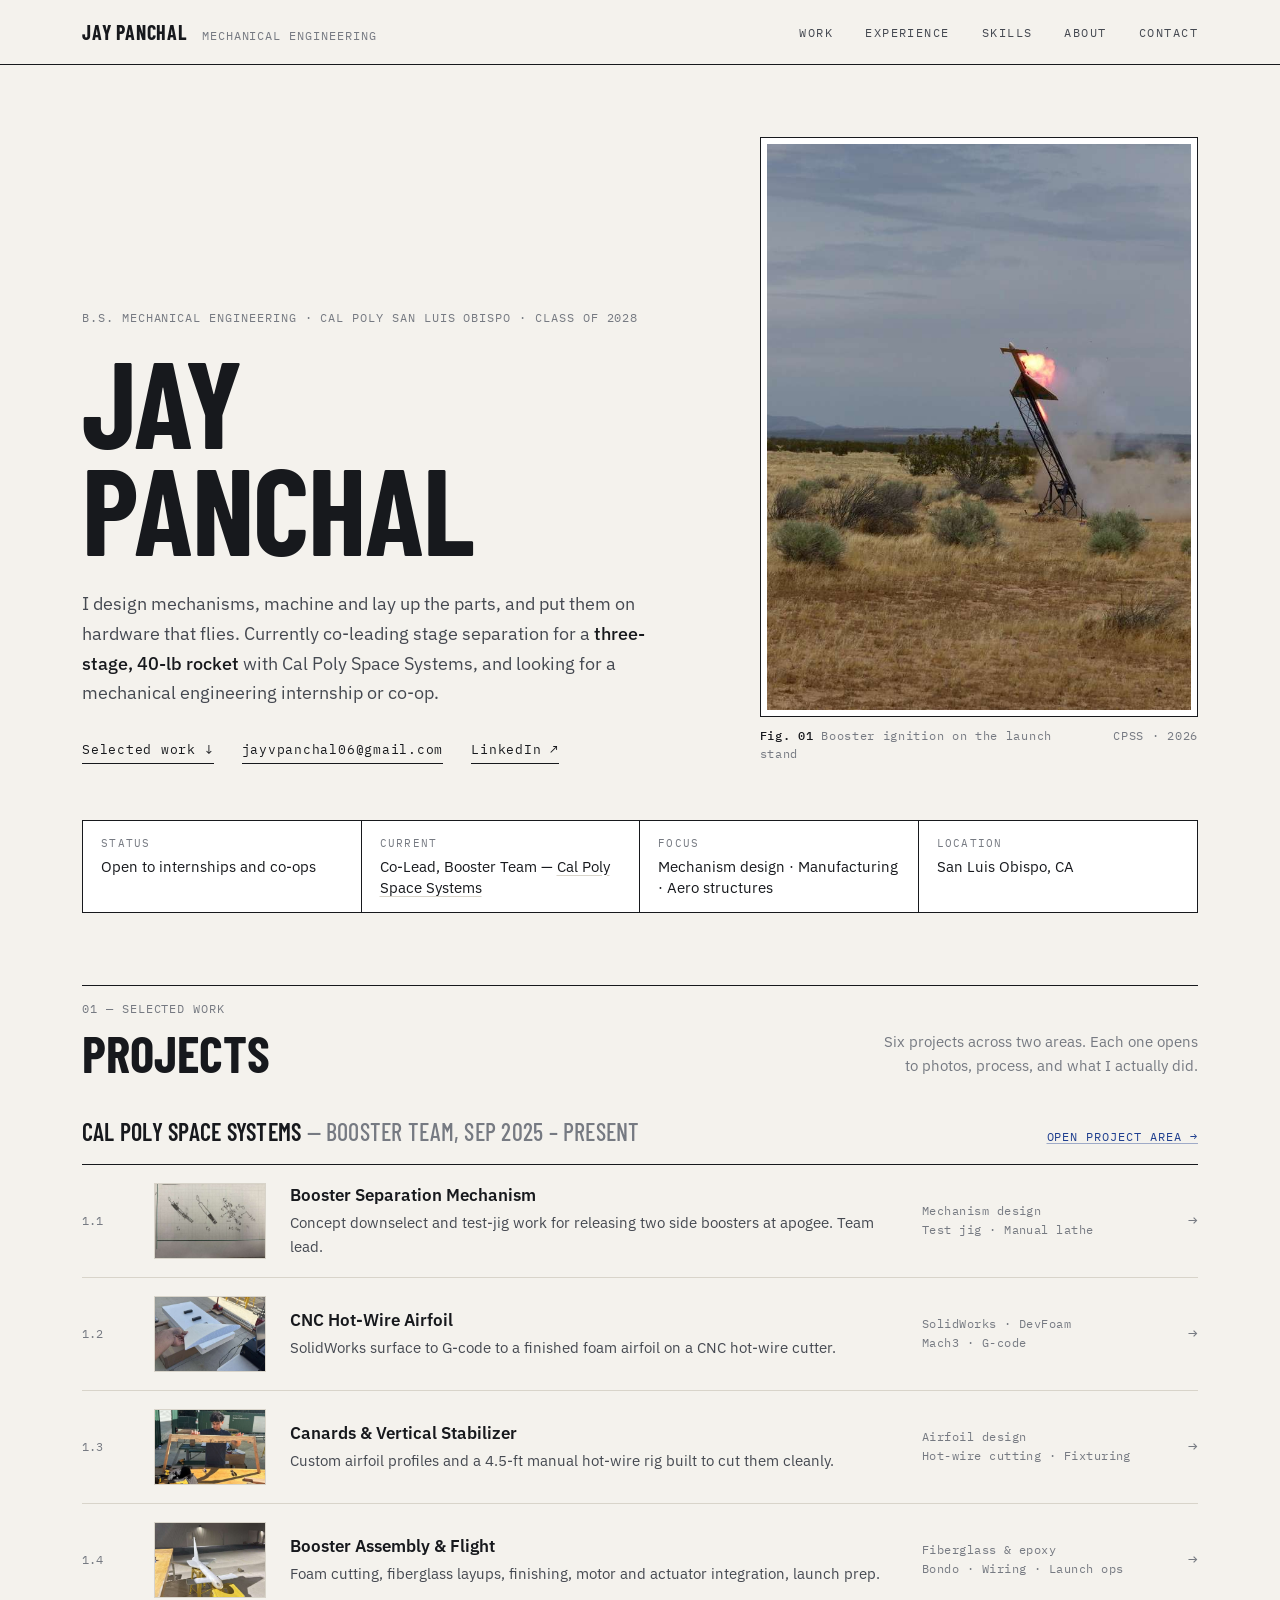
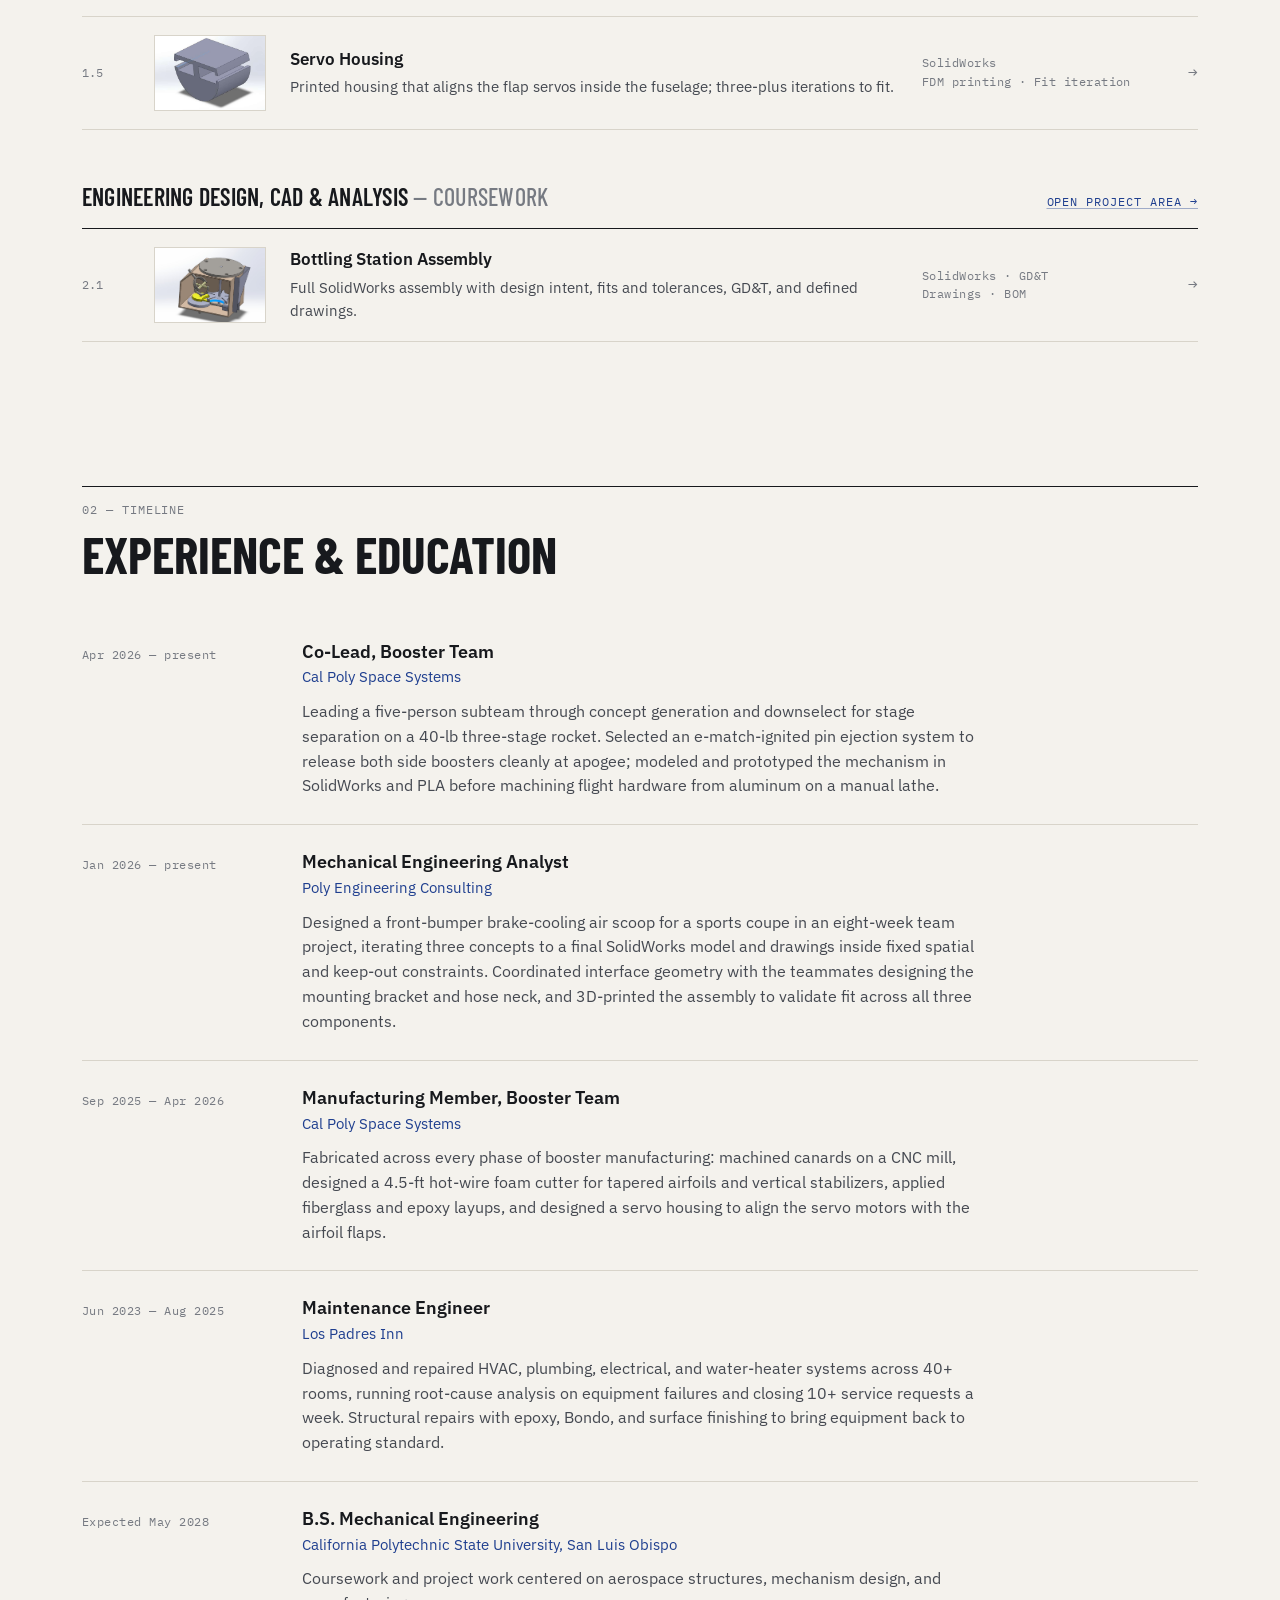
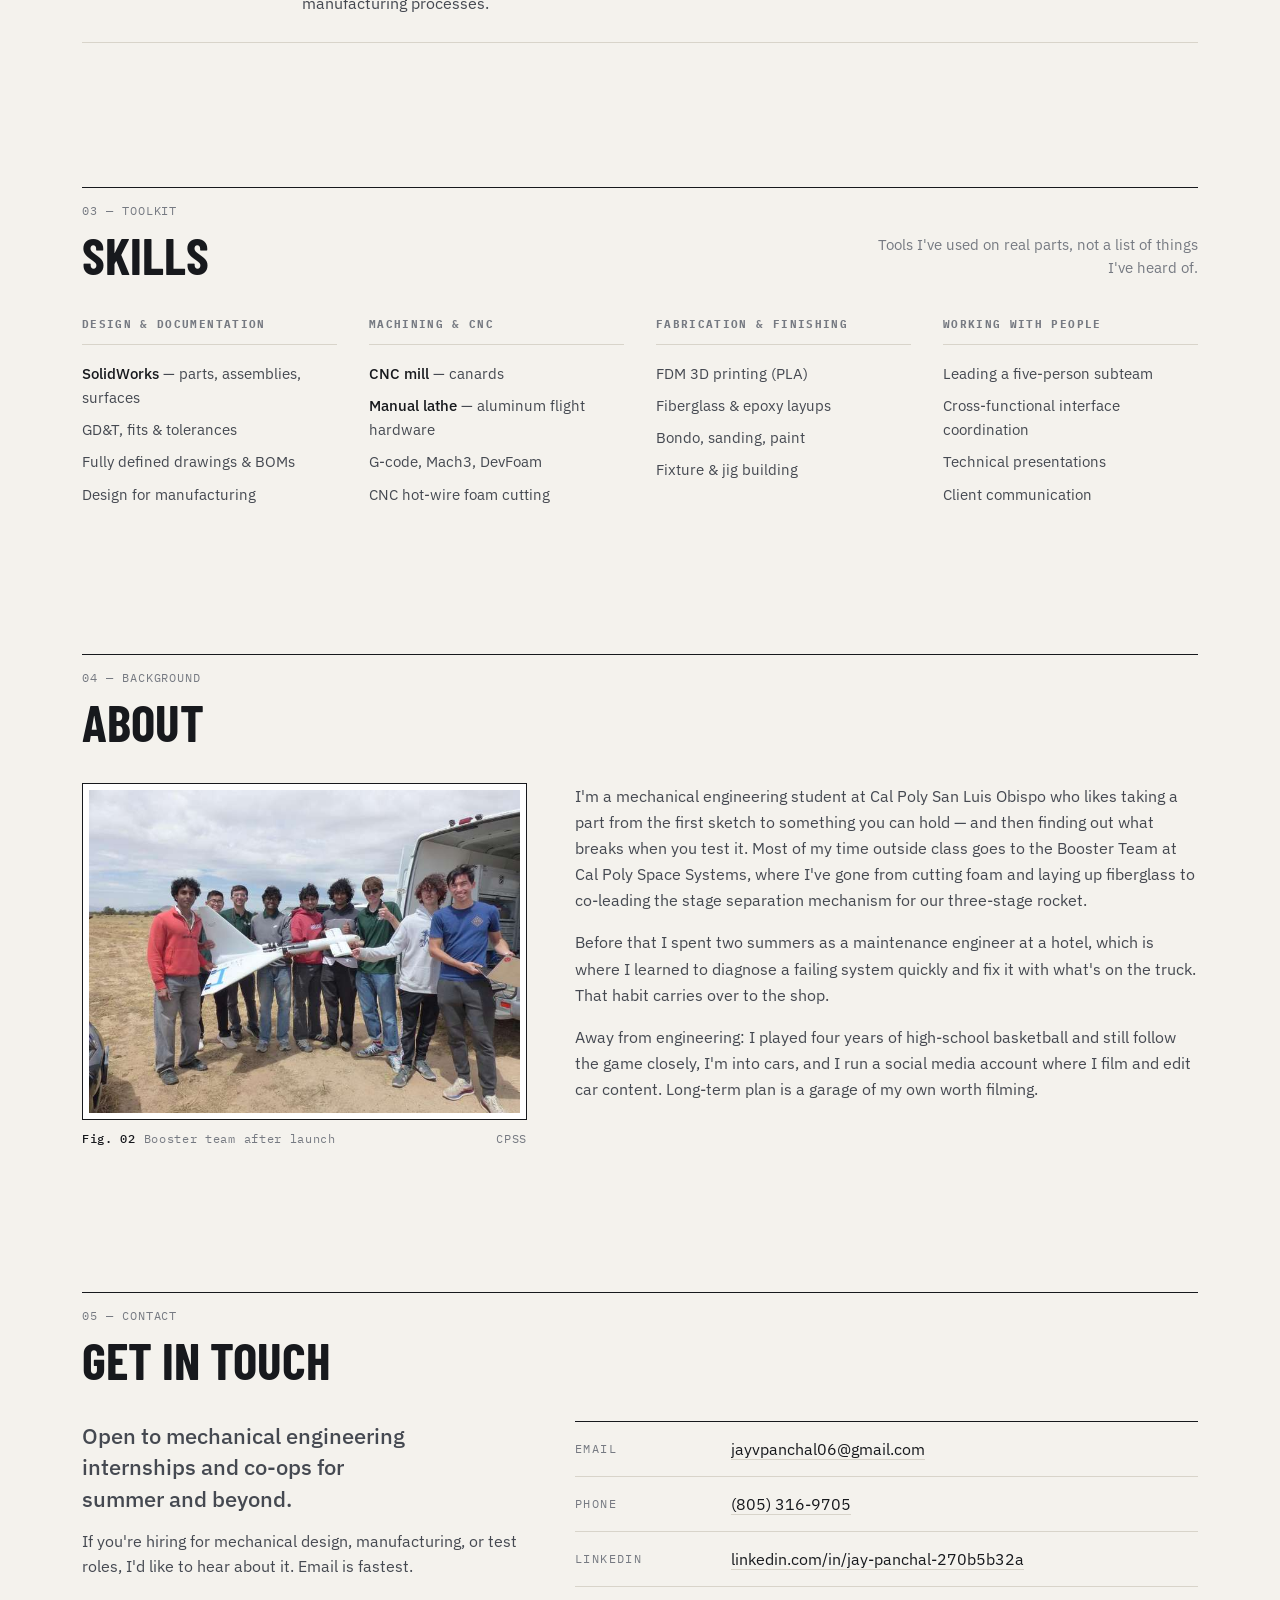
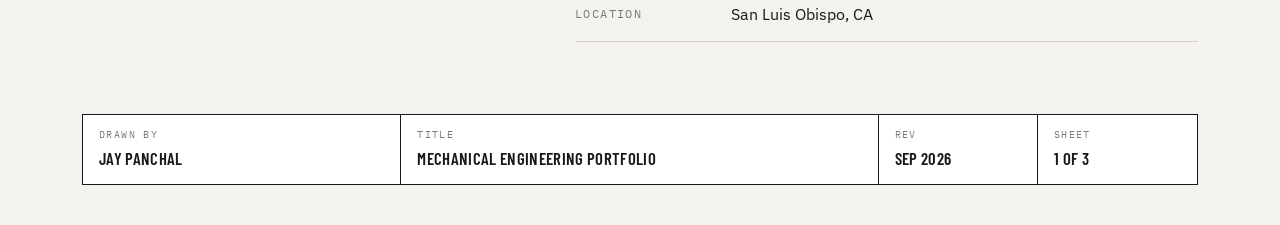
<file: index.html>
<!DOCTYPE html>
<html lang="en">
<head>
<meta charset="UTF-8">
<meta name="viewport" content="width=device-width, initial-scale=1.0">
<title>Jay Panchal — Mechanical Engineering Portfolio</title>
<meta name="description" content="Jay Panchal is a mechanical engineering student at Cal Poly San Luis Obispo (Class of 2028) working on mechanism design, manufacturing, and flight hardware with Cal Poly Space Systems.">
<meta property="og:title" content="Jay Panchal — Mechanical Engineering Portfolio">
<meta property="og:description" content="Mechanism design, manufacturing, and flight hardware. Cal Poly San Luis Obispo, Class of 2028.">
<meta property="og:type" content="website">
<meta property="og:image" content="images/booster-igniting-on-the-launch-stand.jpg">
<link rel="icon" href="data:image/svg+xml,%3Csvg xmlns='http://www.w3.org/2000/svg' viewBox='0 0 32 32'%3E%3Ccircle cx='16' cy='16' r='11' fill='none' stroke='%231F3F8F' stroke-width='2.5'/%3E%3Cpath d='M16 2v28M2 16h28' stroke='%231F3F8F' stroke-width='2.5'/%3E%3Cpath d='M16 5A11 11 0 0 1 27 16H16z' fill='%231F3F8F'/%3E%3Cpath d='M16 27A11 11 0 0 1 5 16h11z' fill='%231F3F8F'/%3E%3C/svg%3E">
<link rel="preconnect" href="https://fonts.googleapis.com">
<link rel="preconnect" href="https://fonts.gstatic.com" crossorigin>
<link href="https://fonts.googleapis.com/css2?family=Barlow+Condensed:wght@500;600;700&family=IBM+Plex+Mono:wght@400;500&family=IBM+Plex+Sans:wght@400;500;600&display=swap" rel="stylesheet">
<link rel="stylesheet" href="styles.css">
</head>
<body>

<header class="site-header">
  <div class="wrap">
    <a href="#top" class="brand">
      <span class="brand-name">Jay Panchal</span>
      <span class="brand-role mono">Mechanical Engineering</span>
    </a>
    <nav class="site-nav" id="siteNav" aria-label="Primary">
      <ul>
        <li><a href="#work">Work</a></li>
        <li><a href="#experience">Experience</a></li>
        <li><a href="#skills">Skills</a></li>
        <li><a href="#about">About</a></li>
        <li><a href="#contact">Contact</a></li>
      </ul>
    </nav>
    <button class="menu-btn" id="menuBtn" aria-label="Toggle menu" aria-expanded="false" aria-controls="siteNav">Menu</button>
  </div>
</header>

<main id="top">

  <section class="hero">
    <div class="wrap">
      <div class="hero-grid">
        <div>
          <span class="mono">B.S. Mechanical Engineering &middot; Cal Poly San Luis Obispo &middot; Class of 2028</span>
          <h1>Jay<br>Panchal</h1>
          <p class="lede">I design mechanisms, machine and lay up the parts, and put them on hardware that flies. Currently co-leading stage separation for a <strong>three-stage, 40-lb rocket</strong> with Cal Poly Space Systems, and looking for a mechanical engineering internship or co-op.</p>
          <div class="hero-links">
            <a href="#work">Selected work &darr;</a>
            <a href="mailto:jayvpanchal06@gmail.com">jayvpanchal06@gmail.com</a>
            <a href="https://www.linkedin.com/in/jay-panchal-270b5b32a/" target="_blank" rel="noopener">LinkedIn &nearr;</a>
          </div>
        </div>
        <figure class="plate">
          <div class="frame">
            <img src="images/booster-igniting-on-the-launch-stand.jpg" alt="Rocket booster igniting on the launch stand in the desert" width="700" height="933" fetchpriority="high">
          </div>
          <figcaption><span><b>Fig. 01</b> Booster ignition on the launch stand</span><span>CPSS &middot; 2026</span></figcaption>
        </figure>
      </div>
    </div>
  </section>

  <div class="wrap">
    <div class="titleblock" aria-label="Summary">
      <div><div class="k">Status</div><div class="v">Open to internships and co-ops</div></div>
      <div><div class="k">Current</div><div class="v">Co-Lead, Booster Team &mdash; <a href="cpss.html">Cal Poly Space Systems</a></div></div>
      <div><div class="k">Focus</div><div class="v">Mechanism design &middot; Manufacturing &middot; Aero structures</div></div>
      <div><div class="k">Location</div><div class="v">San Luis Obispo, CA</div></div>
    </div>
  </div>

  <section id="work">
    <div class="wrap">
      <div class="sec-head">
        <div>
          <span class="mono">01 &mdash; Selected work</span>
          <h2>Projects</h2>
        </div>
        <p class="note">Six projects across two areas. Each one opens to photos, process, and what I actually did.</p>
      </div>

      <div class="group">
        <div class="group-head">
          <h3>Cal Poly Space Systems <span>&mdash; Booster Team, Sep 2025 &ndash; present</span></h3>
          <a href="cpss.html" class="link">Open project area &rarr;</a>
        </div>
        <a class="row" href="cpss.html#separation">
          <span class="n">1.1</span>
          <img class="thumb" src="images/hand-sketch-of-separation-mechanism-free-body-diagram-over-t.jpg" alt="" width="112" height="76" loading="lazy">
          <span><span class="t">Booster Separation Mechanism</span><span class="d">Concept downselect and test-jig work for releasing two side boosters at apogee. Team lead.</span></span>
          <span class="tools">Mechanism design<br>Test jig &middot; Manual lathe</span>
          <span class="arrow">&rarr;</span>
        </a>
        <a class="row" href="cpss.html#airfoil">
          <span class="n">1.2</span>
          <img class="thumb" src="images/holding-the-finished-airfoil-piece.jpg" alt="" width="112" height="76" loading="lazy">
          <span><span class="t">CNC Hot-Wire Airfoil</span><span class="d">SolidWorks surface to G-code to a finished foam airfoil on a CNC hot-wire cutter.</span></span>
          <span class="tools">SolidWorks &middot; DevFoam<br>Mach3 &middot; G-code</span>
          <span class="arrow">&rarr;</span>
        </a>
        <a class="row" href="cpss.html#canards">
          <span class="n">1.3</span>
          <img class="thumb" src="images/building-the-shop-test-stand.jpg" alt="" width="112" height="76" loading="lazy">
          <span><span class="t">Canards &amp; Vertical Stabilizer</span><span class="d">Custom airfoil profiles and a 4.5-ft manual hot-wire rig built to cut them cleanly.</span></span>
          <span class="tools">Airfoil design<br>Hot-wire cutting &middot; Fixturing</span>
          <span class="arrow">&rarr;</span>
        </a>
        <a class="row" href="cpss.html#assembly">
          <span class="n">1.4</span>
          <img class="thumb" src="images/finished-painted-booster.jpg" alt="" width="112" height="76" loading="lazy">
          <span><span class="t">Booster Assembly &amp; Flight</span><span class="d">Foam cutting, fiberglass layups, finishing, motor and actuator integration, launch prep.</span></span>
          <span class="tools">Fiberglass &amp; epoxy<br>Bondo &middot; Wiring &middot; Launch ops</span>
          <span class="arrow">&rarr;</span>
        </a>
        <a class="row" href="cpss.html#servo">
          <span class="n">1.5</span>
          <img class="thumb" src="images/servo-housing-cad-model-in-solidworks.jpg" alt="" width="112" height="76" loading="lazy">
          <span><span class="t">Servo Housing</span><span class="d">Printed housing that aligns the flap servos inside the fuselage; three-plus iterations to fit.</span></span>
          <span class="tools">SolidWorks<br>FDM printing &middot; Fit iteration</span>
          <span class="arrow">&rarr;</span>
        </a>
      </div>

      <div class="group">
        <div class="group-head">
          <h3>Engineering Design, CAD &amp; Analysis <span>&mdash; Coursework</span></h3>
          <a href="coursework.html" class="link">Open project area &rarr;</a>
        </div>
        <a class="row" href="coursework.html#bottling">
          <span class="n">2.1</span>
          <img class="thumb" src="images/bottling-station-cad-assembly-in-solidworks.jpg" alt="" width="112" height="76" loading="lazy">
          <span><span class="t">Bottling Station Assembly</span><span class="d">Full SolidWorks assembly with design intent, fits and tolerances, GD&amp;T, and defined drawings.</span></span>
          <span class="tools">SolidWorks &middot; GD&amp;T<br>Drawings &middot; BOM</span>
          <span class="arrow">&rarr;</span>
        </a>
      </div>
    </div>
  </section>

  <section id="experience">
    <div class="wrap">
      <div class="sec-head">
        <div>
          <span class="mono">02 &mdash; Timeline</span>
          <h2>Experience &amp; Education</h2>
        </div>
      </div>

      <div class="xp">
        <div class="when">Apr 2026 &mdash; present</div>
        <div>
          <h3>Co-Lead, Booster Team</h3>
          <div class="org">Cal Poly Space Systems</div>
          <p>Leading a five-person subteam through concept generation and downselect for stage separation on a 40-lb three-stage rocket. Selected an e-match-ignited pin ejection system to release both side boosters cleanly at apogee; modeled and prototyped the mechanism in SolidWorks and PLA before machining flight hardware from aluminum on a manual lathe.</p>
        </div>
      </div>
      <div class="xp">
        <div class="when">Jan 2026 &mdash; present</div>
        <div>
          <h3>Mechanical Engineering Analyst</h3>
          <div class="org">Poly Engineering Consulting</div>
          <p>Designed a front-bumper brake-cooling air scoop for a sports coupe in an eight-week team project, iterating three concepts to a final SolidWorks model and drawings inside fixed spatial and keep-out constraints. Coordinated interface geometry with the teammates designing the mounting bracket and hose neck, and 3D-printed the assembly to validate fit across all three components.</p>
        </div>
      </div>
      <div class="xp">
        <div class="when">Sep 2025 &mdash; Apr 2026</div>
        <div>
          <h3>Manufacturing Member, Booster Team</h3>
          <div class="org">Cal Poly Space Systems</div>
          <p>Fabricated across every phase of booster manufacturing: machined canards on a CNC mill, designed a 4.5-ft hot-wire foam cutter for tapered airfoils and vertical stabilizers, applied fiberglass and epoxy layups, and designed a servo housing to align the servo motors with the airfoil flaps.</p>
        </div>
      </div>
      <div class="xp">
        <div class="when">Jun 2023 &mdash; Aug 2025</div>
        <div>
          <h3>Maintenance Engineer</h3>
          <div class="org">Los Padres Inn</div>
          <p>Diagnosed and repaired HVAC, plumbing, electrical, and water-heater systems across 40+ rooms, running root-cause analysis on equipment failures and closing 10+ service requests a week. Structural repairs with epoxy, Bondo, and surface finishing to bring equipment back to operating standard.</p>
        </div>
      </div>
      <div class="xp">
        <div class="when">Expected May 2028</div>
        <div>
          <h3>B.S. Mechanical Engineering</h3>
          <div class="org">California Polytechnic State University, San Luis Obispo</div>
          <p>Coursework and project work centered on aerospace structures, mechanism design, and manufacturing processes.</p>
        </div>
      </div>
    </div>
  </section>

  <section id="skills">
    <div class="wrap">
      <div class="sec-head">
        <div>
          <span class="mono">03 &mdash; Toolkit</span>
          <h2>Skills</h2>
        </div>
        <p class="note">Tools I've used on real parts, not a list of things I've heard of.</p>
      </div>
      <div class="skills">
        <div>
          <h3>Design &amp; documentation</h3>
          <ul>
            <li><strong>SolidWorks</strong> — parts, assemblies, surfaces</li>
            <li>GD&amp;T, fits &amp; tolerances</li>
            <li>Fully defined drawings &amp; BOMs</li>
            <li>Design for manufacturing</li>
          </ul>
        </div>
        <div>
          <h3>Machining &amp; CNC</h3>
          <ul>
            <li><strong>CNC mill</strong> — canards</li>
            <li><strong>Manual lathe</strong> — aluminum flight hardware</li>
            <li>G-code, Mach3, DevFoam</li>
            <li>CNC hot-wire foam cutting</li>
          </ul>
        </div>
        <div>
          <h3>Fabrication &amp; finishing</h3>
          <ul>
            <li>FDM 3D printing (PLA)</li>
            <li>Fiberglass &amp; epoxy layups</li>
            <li>Bondo, sanding, paint</li>
            <li>Fixture &amp; jig building</li>
          </ul>
        </div>
        <div>
          <h3>Working with people</h3>
          <ul>
            <li>Leading a five-person subteam</li>
            <li>Cross-functional interface coordination</li>
            <li>Technical presentations</li>
            <li>Client communication</li>
          </ul>
        </div>
      </div>
    </div>
  </section>

  <section id="about">
    <div class="wrap">
      <div class="sec-head">
        <div>
          <span class="mono">04 &mdash; Background</span>
          <h2>About</h2>
        </div>
      </div>
      <div class="prose-grid">
        <figure class="plate">
          <div class="frame">
            <img src="images/team-with-the-finished-booster.jpg" alt="The Cal Poly Space Systems booster team holding the finished booster" width="700" height="525" loading="lazy" style="aspect-ratio:4/3;">
          </div>
          <figcaption><span><b>Fig. 02</b> Booster team after launch</span><span>CPSS</span></figcaption>
        </figure>
        <div class="prose">
          <p>I'm a mechanical engineering student at Cal Poly San Luis Obispo who likes taking a part from the first sketch to something you can hold — and then finding out what breaks when you test it. Most of my time outside class goes to the Booster Team at Cal Poly Space Systems, where I've gone from cutting foam and laying up fiberglass to co-leading the stage separation mechanism for our three-stage rocket.</p>
          <p>Before that I spent two summers as a maintenance engineer at a hotel, which is where I learned to diagnose a failing system quickly and fix it with what's on the truck. That habit carries over to the shop.</p>
          <p>Away from engineering: I played four years of high-school basketball and still follow the game closely, I'm into cars, and I run a social media account where I film and edit car content. Long-term plan is a garage of my own worth filming.</p>
        </div>
      </div>
    </div>
  </section>

  <section id="contact">
    <div class="wrap">
      <div class="sec-head">
        <div>
          <span class="mono">05 &mdash; Contact</span>
          <h2>Get in touch</h2>
        </div>
      </div>
      <div class="contact-grid">
        <div>
          <p class="big">Open to mechanical engineering internships and co-ops for summer and beyond.</p>
          <p>If you're hiring for mechanical design, manufacturing, or test roles, I'd like to hear about it. Email is fastest.</p>
        </div>
        <dl class="dl">
          <div><dt>Email</dt><dd><a href="mailto:jayvpanchal06@gmail.com">jayvpanchal06@gmail.com</a></dd></div>
          <div><dt>Phone</dt><dd><a href="tel:+18053169705">(805) 316-9705</a></dd></div>
          <div><dt>LinkedIn</dt><dd><a href="https://www.linkedin.com/in/jay-panchal-270b5b32a/" target="_blank" rel="noopener">linkedin.com/in/jay-panchal-270b5b32a</a></dd></div>
          <div><dt>Location</dt><dd>San Luis Obispo, CA</dd></div>
        </dl>
      </div>
    </div>
  </section>

</main>

<footer class="site-footer">
  <div class="wrap">
    <div class="tb">
      <div><div class="k">Drawn by</div><div class="v">Jay Panchal</div></div>
      <div><div class="k">Title</div><div class="v">Mechanical Engineering Portfolio</div></div>
      <div><div class="k">Rev</div><div class="v">Sep 2026</div></div>
      <div><div class="k">Sheet</div><div class="v">1 of 3</div></div>
    </div>
  </div>
</footer>

<script src="site.js"></script>
</body>
</html>
</file>
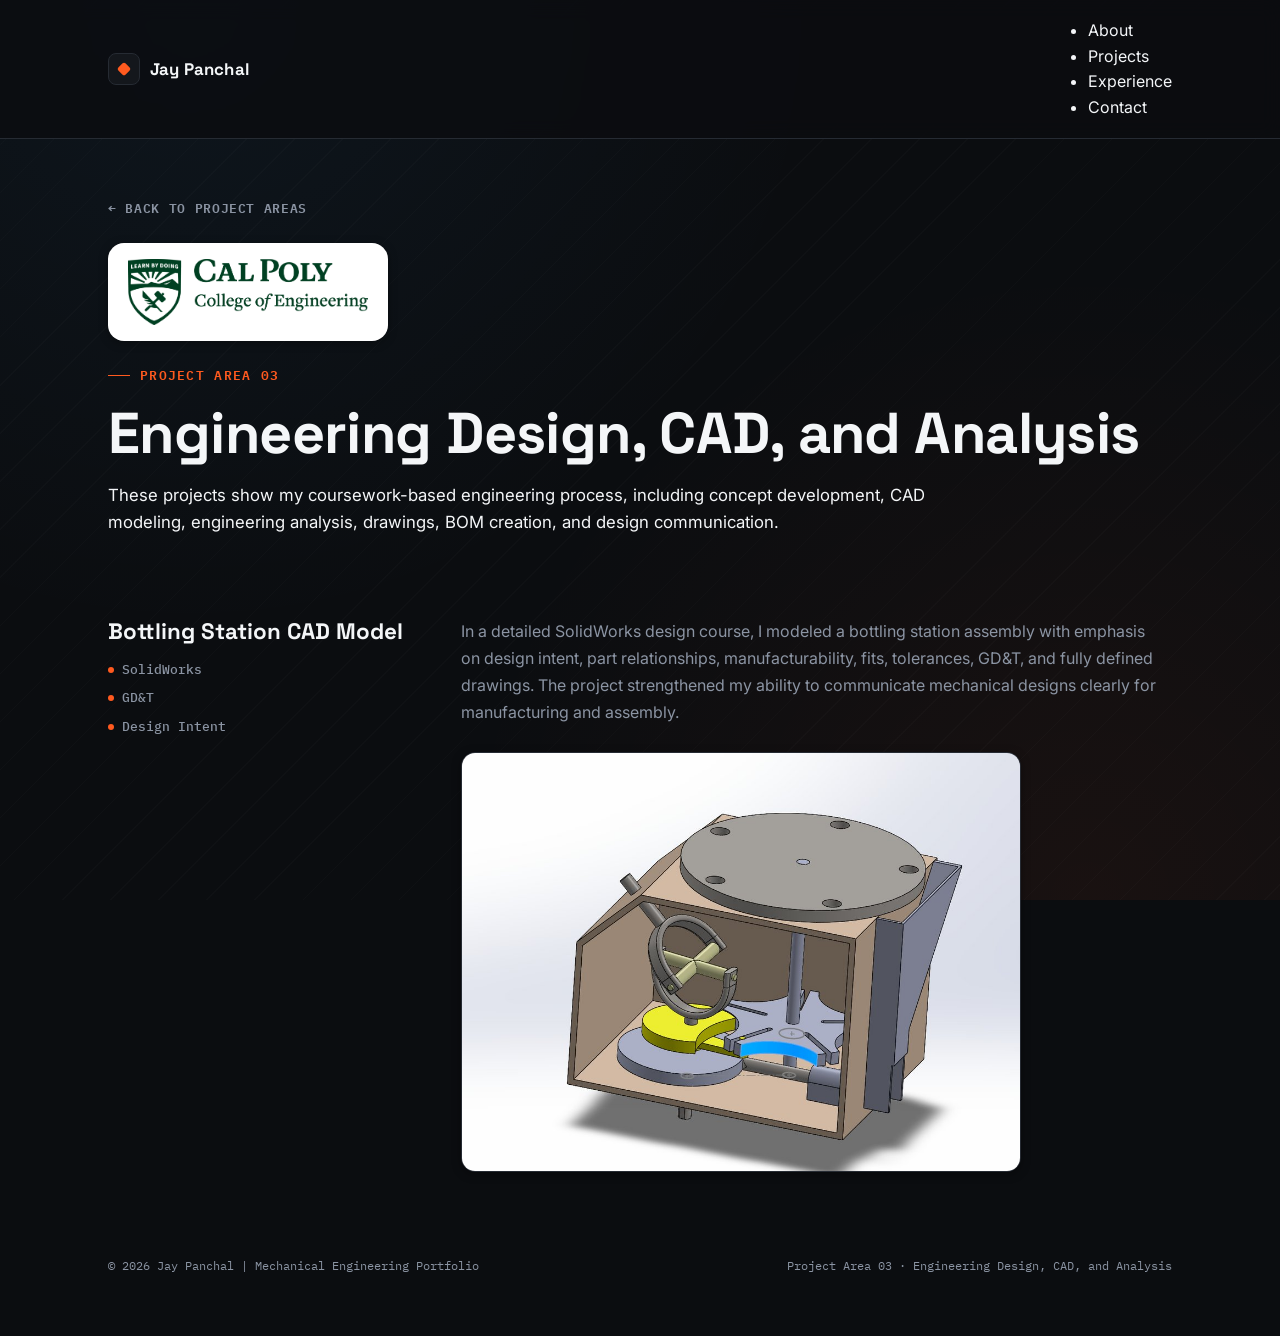
<file: coursework (1).html>
<!DOCTYPE html>
<html lang="en">
<head>
<meta charset="UTF-8">
<meta name="viewport" content="width=device-width, initial-scale=1.0">
<title>Engineering Design, CAD, and Analysis | Jay Panchal</title>
<link rel="preconnect" href="https://fonts.googleapis.com">
<link href="https://fonts.googleapis.com/css2?family=Inter:wght@400;500;600;700&family=Space+Grotesk:wght@500;600;700&family=IBM+Plex+Mono:wght@400;500;600&display=swap" rel="stylesheet">
<style>
:root{
  --bg: #0B0D10;
  --bg-grid: #14181F;
  --panel: #14171C;
  --panel-hover: #191D24;
  --text: #F4F6F8;
  --text-soft: #8B94A3;
  --border: #262B33;
  --accent: #FF5A1F;
  --accent-2: #3DA9FC;
  --accent-bg: rgba(255,90,31,0.12);
  --accent-glow: rgba(255,90,31,0.25);
  --radius-lg: 20px;
  --radius-md: 14px;
  --radius-sm: 10px;
  --shadow: 0 2px 10px rgba(0,0,0,0.35);
  --shadow-hover: 0 16px 36px -10px rgba(0,0,0,0.55), 0 0 0 1px var(--accent-glow);
  --font: 'Inter', -apple-system, BlinkMacSystemFont, sans-serif;
  --display: 'Space Grotesk', var(--font);
  --mono: 'IBM Plex Mono', monospace;
}

*{ box-sizing:border-box; margin:0; padding:0; }
html{ scroll-behavior:smooth; }
body{
  background:
    repeating-linear-gradient(135deg, rgba(255,255,255,0.015) 0px, rgba(255,255,255,0.015) 1px, transparent 1px, transparent 34px),
    radial-gradient(circle at 15% 0%, rgba(61,169,252,0.06), transparent 45%),
    radial-gradient(circle at 85% 100%, rgba(255,90,31,0.06), transparent 45%),
    var(--bg);
  background-attachment: fixed;
  color: var(--text);
  font-family: var(--font);
  line-height:1.6;
  -webkit-font-smoothing:antialiased;
}
@media (prefers-reduced-motion: reduce){
  *{ animation-duration:0.001ms !important; transition-duration:0.001ms !important; scroll-behavior:auto !important; }
}
a{ color:inherit; text-decoration:none; }
:focus-visible{ outline:2px solid var(--accent); outline-offset:3px; }
.wrap{ max-width:1120px; margin:0 auto; padding:0 28px; }

/* NAV */
header{ position:sticky; top:0; z-index:50; background:rgba(11,13,16,0.82); backdrop-filter:blur(10px); border-bottom:1px solid var(--border); }
.nav{ display:flex; align-items:center; justify-content:space-between; padding:18px 28px; max-width:1120px; margin:0 auto; }
.logo{ display:flex; align-items:center; gap:10px; font-family:var(--display); font-weight:700; font-size:1.05rem; letter-spacing:0.01em; }
.logo .mark{ width:32px; height:32px; border-radius:8px; background:var(--panel); border:1px solid var(--border); display:flex; align-items:center; justify-content:center; position:relative; }
.logo .mark::before{ content:""; width:10px; height:10px; border-radius:2px; background:var(--accent); transform:rotate(45deg); }
nav ul{ list-style:none; display:flex; gap:30px; }
nav ul li a{ font-family:var(--mono); font-size:0.78rem; font-weight:500; text-transform:uppercase; letter-spacing:0.07em; color:var(--text-soft); transition:color .15s; border-bottom:2px solid transparent; padding-bottom:3px; }
nav ul li a:hover{ color:var(--text); border-color:var(--accent); }
.nav-links{ display:flex; align-items:center; }
.menu-btn{ display:none; background:none; color:var(--text); border:1px solid var(--border); border-radius:8px; padding:6px 12px; font-family:var(--mono); font-size:0.78rem; }
@media (max-width:720px){
  .nav-links ul{ display:none; }
  .nav-links.open ul{ display:flex; flex-direction:column; gap:14px; position:absolute; top:64px; right:0; left:0; background:var(--panel); border-bottom:1px solid var(--border); padding:20px 28px; }
  .menu-btn{ display:block; }
}

/* BUTTONS */
.btn{ font-family:var(--mono); font-weight:600; font-size:0.85rem; text-transform:uppercase; letter-spacing:0.04em; padding:13px 26px; border-radius:999px; display:inline-flex; align-items:center; gap:8px; transition:transform .15s ease, box-shadow .15s ease; }
.btn-primary{ background:var(--accent); color:#0B0D10; }
.btn-primary:hover{ transform:translateY(-2px); box-shadow:0 12px 28px -8px var(--accent-glow); }
.btn-secondary{ border:1.5px solid var(--border); background:var(--panel); color:var(--text); }
.btn-secondary:hover{ transform:translateY(-2px); box-shadow:var(--shadow-hover); border-color:var(--accent); }

/* HERO */
.hero{ padding:90px 0 60px; }
.hero-grid{ display:grid; grid-template-columns:1.1fr 0.9fr; gap:50px; align-items:center; }
@media (max-width:860px){ .hero-grid{ grid-template-columns:1fr; } }
.eyebrow{ font-family:var(--mono); font-size:0.8rem; font-weight:600; color:var(--accent); text-transform:uppercase; letter-spacing:0.1em; margin-bottom:16px; display:flex; align-items:center; gap:10px; }
.eyebrow::before{ content:""; width:22px; height:1px; background:var(--accent); }
h1{ font-family:var(--display); font-size:clamp(2.4rem,5vw,3.6rem); font-weight:700; line-height:1.08; letter-spacing:-0.01em; margin-bottom:20px; }
.hero p.lede{ color:var(--text-soft); font-size:1.1rem; max-width:48ch; margin-bottom:32px; }
.cta-row{ display:flex; gap:14px; flex-wrap:wrap; margin-bottom:44px; }
.stat-row{ display:flex; gap:0; border-top:1px solid var(--border); }
.stat{ flex:1; padding:14px 20px 0 0; border-left:1px solid var(--border); padding-left:20px; }
.stat:first-child{ border-left:none; padding-left:0; }
.stat .num{ font-family:var(--display); font-size:1.7rem; font-weight:700; color:var(--accent); }
.stat .label{ font-family:var(--mono); font-size:0.72rem; color:var(--text-soft); text-transform:uppercase; letter-spacing:0.05em; margin-top:4px; }
.hero-art{ display:flex; justify-content:center; }
.hero-art .blob{
  width:100%; max-width:380px; aspect-ratio:1; border-radius:24px; background:var(--panel); border:1px solid var(--border);
  display:flex; align-items:center; justify-content:center; box-shadow: var(--shadow), inset 0 0 60px rgba(255,90,31,0.04);
}
.hero-art svg{ width:65%; height:65%; }

/* SECTIONS */
section{ padding:80px 0; border-top:1px solid var(--border); }
.sec-head{ display:flex; align-items:baseline; justify-content:space-between; gap:20px; margin-bottom:44px; flex-wrap:wrap; }
.sec-head h2{ font-family:var(--display); font-size:clamp(1.7rem,3vw,2.2rem); font-weight:700; }
.sec-tag{ font-family:var(--mono); font-size:0.8rem; font-weight:600; color:var(--accent); text-transform:uppercase; letter-spacing:0.1em; }

/* ABOUT */
.about-grid{ display:grid; grid-template-columns:1fr 1fr; gap:56px; }
@media (max-width:860px){ .about-grid{ grid-template-columns:1fr; } }
.about-grid p{ color:var(--text-soft); margin-bottom:16px; max-width:56ch; }
.about-grid p strong{ color:var(--text); font-weight:700; }
.pill-list{ display:flex; flex-wrap:wrap; gap:10px; margin-top:8px; }
.pill{ background:var(--accent-bg); color:var(--accent); font-family:var(--mono); font-weight:600; font-size:0.78rem; text-transform:uppercase; letter-spacing:0.03em; padding:8px 16px; border-radius:999px; border:1px solid rgba(255,90,31,0.25); }

/* PROJECT AREA CARDS */
.area-grid{ display:grid; grid-template-columns:repeat(3,1fr); gap:26px; }
@media (max-width:900px){ .area-grid{ grid-template-columns:1fr; } }
.area-card{
  background:var(--panel); border:1px solid var(--border); border-radius:var(--radius-lg); box-shadow:var(--shadow); overflow:hidden;
  display:flex; flex-direction:column; transition:transform .2s ease, box-shadow .2s ease, border-color .2s ease;
}
.area-card:hover{ transform:translateY(-6px); box-shadow:var(--shadow-hover); border-color:rgba(255,90,31,0.4); }
.area-card .art{ aspect-ratio:4/3; background:var(--bg-grid); display:flex; align-items:center; justify-content:center; overflow:hidden; border-bottom:1px solid var(--border); position:relative; }
.area-card .art::before{
  content:""; position:absolute; inset:0;
  background-image: linear-gradient(rgba(255,255,255,0.04) 1px, transparent 1px), linear-gradient(90deg, rgba(255,255,255,0.04) 1px, transparent 1px);
  background-size: 20px 20px;
}
.area-card .art img{ width:100%; height:100%; object-fit:cover; position:relative; z-index:1; }
.area-card .art svg{ width:45%; height:45%; position:relative; z-index:1; }
.area-card .body{ padding:26px 24px; display:flex; flex-direction:column; gap:12px; flex:1; }
.area-card .body h3{ font-family:var(--display); font-size:1.3rem; font-weight:700; }
.area-card .body p{ color:var(--text-soft); font-size:0.95rem; }
.area-card .tags{ display:flex; flex-wrap:wrap; gap:8px; margin-top:auto; padding-top:6px; }
.area-card .tag{ background:var(--accent-bg); color:var(--accent); font-family:var(--mono); font-weight:600; font-size:0.72rem; text-transform:uppercase; letter-spacing:0.03em; padding:5px 13px; border-radius:999px; border:1px solid rgba(255,90,31,0.25); }
.area-open{
  font-family:var(--mono); font-weight:600; font-size:0.8rem; text-transform:uppercase; letter-spacing:0.05em;
  border:1.5px solid var(--border); border-radius:999px;
  margin:0 24px 24px; padding:10px 18px; text-align:center; transition:background .15s, color .15s, border-color .15s;
}
.area-card:hover .area-open{ background:var(--accent); color:#0B0D10; border-color:var(--accent); }

/* EXPERIENCE */
.timeline{ display:flex; flex-direction:column; gap:0; }
.tl-item{ display:grid; grid-template-columns:28px 1fr; gap:20px; padding-bottom:36px; position:relative; }
.tl-item:last-child{ padding-bottom:0; }
.tl-item::before{ content:""; position:absolute; left:9px; top:22px; bottom:0; width:2px; background:var(--border); }
.tl-item:last-child::before{ display:none; }
.tl-dot{ width:20px; height:20px; border-radius:50%; background:var(--panel); border:2px solid var(--accent); margin-top:2px; box-shadow:0 0 0 4px var(--accent-bg); }
.tl-head{ display:flex; justify-content:space-between; gap:12px; flex-wrap:wrap; margin-bottom:4px; }
.tl-head h3{ font-family:var(--display); font-size:1.1rem; font-weight:700; }
.tl-head .when{ font-family:var(--mono); font-size:0.78rem; color:var(--text-soft); white-space:nowrap; }
.tl-item .org{ font-family:var(--mono); font-size:0.82rem; color:var(--accent); font-weight:600; display:block; margin-bottom:8px; text-transform:uppercase; letter-spacing:0.03em; }
.tl-item p{ color:var(--text-soft); max-width:64ch; font-size:0.95rem; }

/* CONTACT */
.contact-card{ background:var(--panel); border:1px solid var(--border); border-radius:var(--radius-lg); box-shadow:var(--shadow); padding:36px; }
.contact-grid{ display:grid; grid-template-columns:repeat(4,1fr); gap:28px; }
@media (max-width:720px){ .contact-grid{ grid-template-columns:repeat(2,1fr); } }
.contact-cell .k{ font-family:var(--mono); font-size:0.72rem; font-weight:600; color:var(--text-soft); text-transform:uppercase; letter-spacing:0.06em; margin-bottom:6px; }
.contact-cell .v{ font-size:1rem; font-weight:600; }
.contact-cell .v a:hover{ color:var(--accent); }

footer{ padding:32px 0 60px; }
.foot-row{ display:flex; justify-content:space-between; font-family:var(--mono); font-size:0.78rem; color:var(--text-soft); flex-wrap:wrap; gap:8px; }

/* DETAIL PAGES */
.detail-hero{ padding:56px 0 30px; }
.back-link{ font-family:var(--mono); font-weight:600; font-size:0.82rem; text-transform:uppercase; letter-spacing:0.05em; color:var(--text-soft); display:inline-flex; align-items:center; gap:8px; margin-bottom:24px; }
.back-link:hover{ color:var(--accent); }
.detail-hero h1{ font-size:clamp(2.4rem,6vw,3.6rem); margin-bottom:18px; }
.detail-hero p.lede{ max-width:75ch; font-size:1.05rem; }

.subproject{ padding:52px 0; border-top:1px solid var(--border); }
.subproject-grid{ display:grid; grid-template-columns:1fr 2.3fr; gap:44px; align-items:start; }
@media (max-width:860px){ .subproject-grid{ grid-template-columns:1fr; gap:20px; } }
.subproject-label h2{ font-family:var(--display); font-size:1.4rem; font-weight:700; margin-bottom:14px; line-height:1.25; }
.subproject-label .tools{ display:flex; flex-direction:column; gap:8px; }
.subproject-label .tools span{ font-family:var(--mono); font-size:0.8rem; color:var(--text-soft); font-weight:500; padding-left:14px; position:relative; }
.subproject-label .tools span::before{ content:""; position:absolute; left:0; top:7px; width:6px; height:6px; background:var(--accent); border-radius:50%; }
.subproject-content p{ color:var(--text-soft); font-size:1rem; line-height:1.7; margin-bottom:26px; max-width:70ch; }
.media-pair{ display:grid; grid-template-columns:1fr 1fr; gap:18px; }
.media-pair.single{ grid-template-columns:1fr; max-width:560px; }
@media (max-width:600px){ .media-pair{ grid-template-columns:1fr; } }
.media-pair figure{
  border:1px solid var(--border); border-radius:var(--radius-md); overflow:hidden; aspect-ratio:4/3;
  background:var(--panel); box-shadow:var(--shadow); transition:transform .2s ease, box-shadow .2s ease, border-color .2s ease;
}
.media-pair figure:hover{ transform:translateY(-4px); box-shadow:var(--shadow-hover); border-color:rgba(255,90,31,0.4); }
.media-pair img, .media-pair video{ width:100%; height:100%; object-fit:cover; display:block; }
.placeholder-fig{ display:flex; align-items:center; justify-content:center; background:var(--bg-grid); color:var(--text-soft); font-family:var(--mono); font-size:0.8rem; font-weight:600; text-transform:uppercase; letter-spacing:0.05em; }

</style>
</head>
<body>

<header>
  <div class="nav">
    <a href="../index.html#top" class="logo"><span class="mark"></span> Jay Panchal</a>
    <div class="nav-links" id="navLinks">
      <ul>
        <li><a href="../index.html#about">About</a></li>
        <li><a href="../index.html#projects">Projects</a></li>
        <li><a href="../index.html#experience">Experience</a></li>
        <li><a href="../index.html#contact">Contact</a></li>
      </ul>
    </div>
    <button class="menu-btn" id="menuBtn" aria-label="Toggle menu" aria-expanded="false">MENU</button>
  </div>
</header>

<main>

  <section class="detail-hero" style="border-top:none;">
    <div class="wrap">
      <a href="../index.html#projects" class="back-link">← Back to Project Areas</a>
      <div style="max-width:280px; background:#fff; border-radius:16px; padding:16px 20px; margin-bottom:24px; box-shadow:var(--shadow);">
        <img src="[data-uri]" alt="Cal Poly College of Engineering logo" style="width:100%; height:auto; display:block;">
      </div>
      <div class="eyebrow">Project Area 03</div>
      <h1>Engineering Design, CAD, and Analysis</h1>
      <p class="lede">These projects show my coursework-based engineering process, including concept development, CAD modeling, engineering analysis, drawings, BOM creation, and design communication.</p>
    </div>
  </section>

  <section class="subproject" style="border-top:none;">
    <div class="wrap">
      <div class="subproject-grid">
        <div class="subproject-label">
          <h2>Bottling Station CAD Model</h2>
          <div class="tools">
            <span>SolidWorks</span>
            <span>GD&T</span>
            <span>Design Intent</span>
          </div>
        </div>
        <div class="subproject-content">
          <p>In a detailed SolidWorks design course, I modeled a bottling station assembly with emphasis on design intent, part relationships, manufacturability, fits, tolerances, GD&T, and fully defined drawings. The project strengthened my ability to communicate mechanical designs clearly for manufacturing and assembly.</p>
          <div class="media-pair single">
            <figure><img src="[data-uri]" alt="Bottling station CAD assembly in SolidWorks"></figure>
          </div>
        </div>
      </div>
    </div>
  </section>

</main>

<footer>
  <div class="wrap foot-row">
    <span>© 2026 Jay Panchal | Mechanical Engineering Portfolio</span>
    <span>Project Area 03 · Engineering Design, CAD, and Analysis</span>
  </div>
</footer>

<script>
  const menuBtn = document.getElementById('menuBtn');
  const navLinks = document.getElementById('navLinks');
  menuBtn.addEventListener('click', () => {
    const open = navLinks.classList.toggle('open');
    menuBtn.setAttribute('aria-expanded', open);
  });
</script>

</body>
</html>
</file>
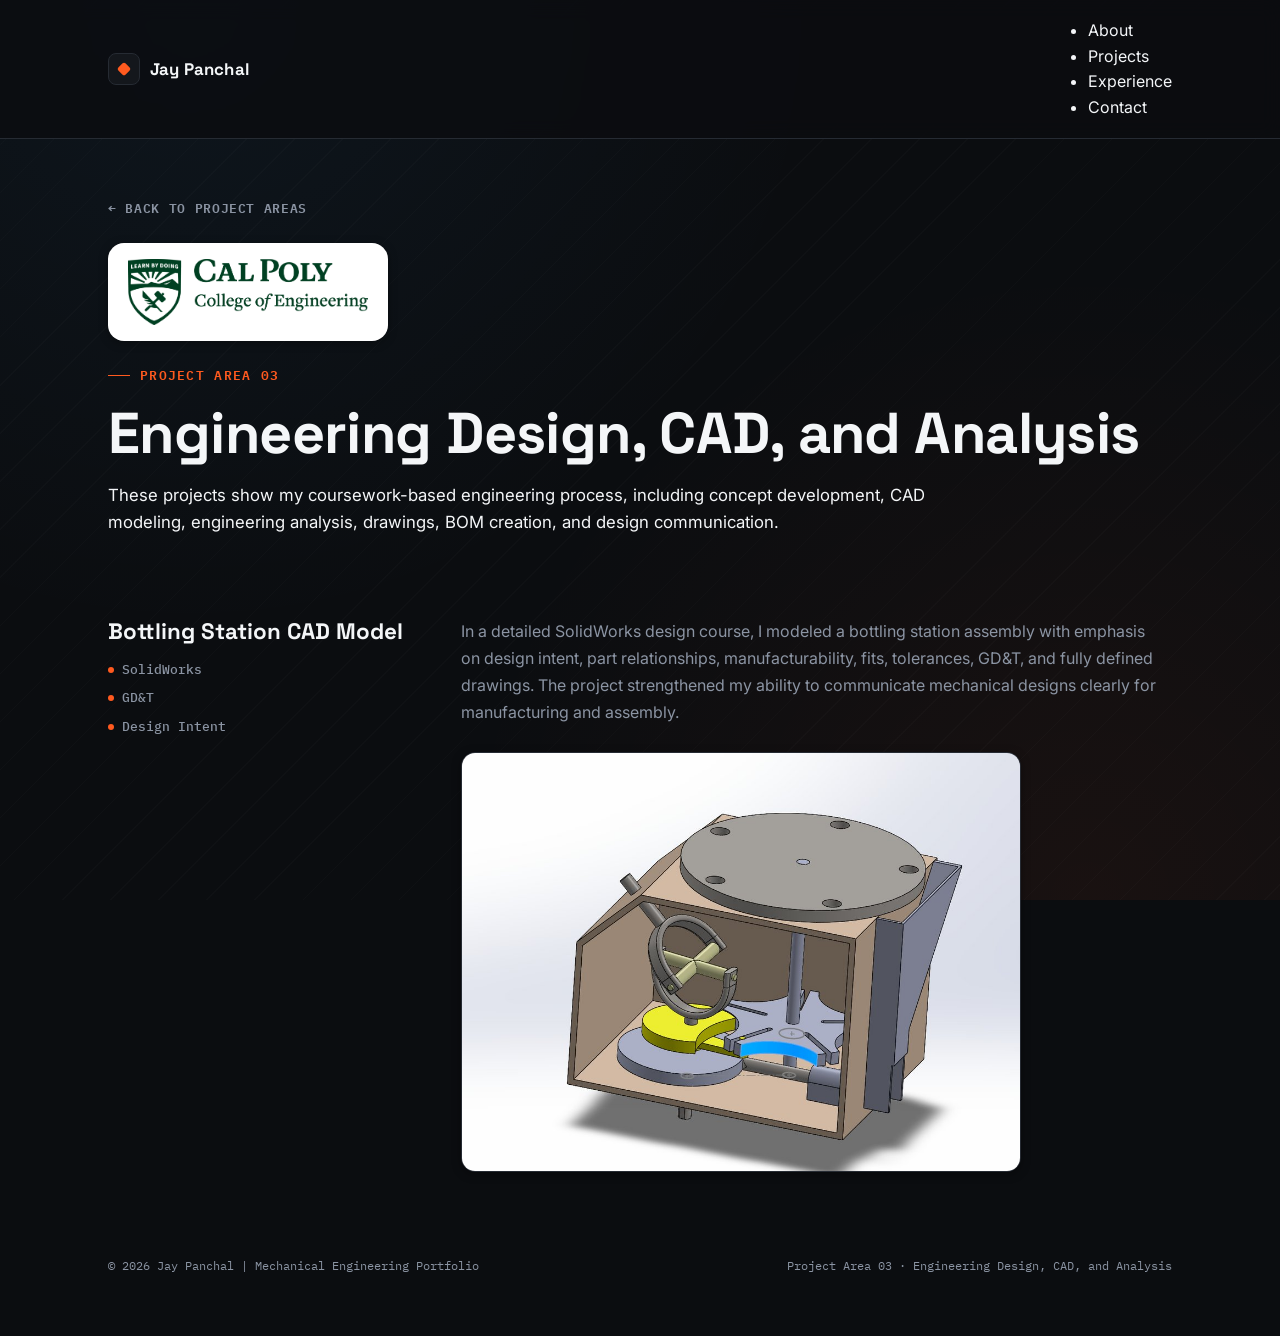
<file: coursework (2).html>
<!DOCTYPE html>
<html lang="en">
<head>
<meta charset="UTF-8">
<meta name="viewport" content="width=device-width, initial-scale=1.0">
<title>Engineering Design, CAD, and Analysis | Jay Panchal</title>
<link rel="preconnect" href="https://fonts.googleapis.com">
<link href="https://fonts.googleapis.com/css2?family=Inter:wght@400;500;600;700&family=Space+Grotesk:wght@500;600;700&family=IBM+Plex+Mono:wght@400;500;600&display=swap" rel="stylesheet">
<style>
:root{
  --bg: #0B0D10;
  --bg-grid: #14181F;
  --panel: #14171C;
  --panel-hover: #191D24;
  --text: #F4F6F8;
  --text-soft: #8B94A3;
  --border: #262B33;
  --accent: #FF5A1F;
  --accent-2: #3DA9FC;
  --accent-bg: rgba(255,90,31,0.12);
  --accent-glow: rgba(255,90,31,0.25);
  --radius-lg: 20px;
  --radius-md: 14px;
  --radius-sm: 10px;
  --shadow: 0 2px 10px rgba(0,0,0,0.35);
  --shadow-hover: 0 16px 36px -10px rgba(0,0,0,0.55), 0 0 0 1px var(--accent-glow);
  --font: 'Inter', -apple-system, BlinkMacSystemFont, sans-serif;
  --display: 'Space Grotesk', var(--font);
  --mono: 'IBM Plex Mono', monospace;
}

*{ box-sizing:border-box; margin:0; padding:0; }
html{ scroll-behavior:smooth; }
body{
  background:
    repeating-linear-gradient(135deg, rgba(255,255,255,0.015) 0px, rgba(255,255,255,0.015) 1px, transparent 1px, transparent 34px),
    radial-gradient(circle at 15% 0%, rgba(61,169,252,0.06), transparent 45%),
    radial-gradient(circle at 85% 100%, rgba(255,90,31,0.06), transparent 45%),
    var(--bg);
  background-attachment: fixed;
  color: var(--text);
  font-family: var(--font);
  line-height:1.6;
  -webkit-font-smoothing:antialiased;
}
@media (prefers-reduced-motion: reduce){
  *{ animation-duration:0.001ms !important; transition-duration:0.001ms !important; scroll-behavior:auto !important; }
}
a{ color:inherit; text-decoration:none; }
:focus-visible{ outline:2px solid var(--accent); outline-offset:3px; }
.wrap{ max-width:1120px; margin:0 auto; padding:0 28px; }

/* NAV */
header{ position:sticky; top:0; z-index:50; background:rgba(11,13,16,0.82); backdrop-filter:blur(10px); border-bottom:1px solid var(--border); }
.nav{ display:flex; align-items:center; justify-content:space-between; padding:18px 28px; max-width:1120px; margin:0 auto; }
.logo{ display:flex; align-items:center; gap:10px; font-family:var(--display); font-weight:700; font-size:1.05rem; letter-spacing:0.01em; }
.logo .mark{ width:32px; height:32px; border-radius:8px; background:var(--panel); border:1px solid var(--border); display:flex; align-items:center; justify-content:center; position:relative; }
.logo .mark::before{ content:""; width:10px; height:10px; border-radius:2px; background:var(--accent); transform:rotate(45deg); }
nav ul{ list-style:none; display:flex; gap:30px; }
nav ul li a{ font-family:var(--mono); font-size:0.78rem; font-weight:500; text-transform:uppercase; letter-spacing:0.07em; color:var(--text-soft); transition:color .15s; border-bottom:2px solid transparent; padding-bottom:3px; }
nav ul li a:hover{ color:var(--text); border-color:var(--accent); }
.nav-links{ display:flex; align-items:center; }
.menu-btn{ display:none; background:none; color:var(--text); border:1px solid var(--border); border-radius:8px; padding:6px 12px; font-family:var(--mono); font-size:0.78rem; }
@media (max-width:720px){
  .nav-links ul{ display:none; }
  .nav-links.open ul{ display:flex; flex-direction:column; gap:14px; position:absolute; top:64px; right:0; left:0; background:var(--panel); border-bottom:1px solid var(--border); padding:20px 28px; }
  .menu-btn{ display:block; }
}

/* BUTTONS */
.btn{ font-family:var(--mono); font-weight:600; font-size:0.85rem; text-transform:uppercase; letter-spacing:0.04em; padding:13px 26px; border-radius:999px; display:inline-flex; align-items:center; gap:8px; transition:transform .15s ease, box-shadow .15s ease; }
.btn-primary{ background:var(--accent); color:#0B0D10; }
.btn-primary:hover{ transform:translateY(-2px); box-shadow:0 12px 28px -8px var(--accent-glow); }
.btn-secondary{ border:1.5px solid var(--border); background:var(--panel); color:var(--text); }
.btn-secondary:hover{ transform:translateY(-2px); box-shadow:var(--shadow-hover); border-color:var(--accent); }

/* HERO */
.hero{ padding:90px 0 60px; }
.hero-grid{ display:grid; grid-template-columns:1.1fr 0.9fr; gap:50px; align-items:center; }
@media (max-width:860px){ .hero-grid{ grid-template-columns:1fr; } }
.eyebrow{ font-family:var(--mono); font-size:0.8rem; font-weight:600; color:var(--accent); text-transform:uppercase; letter-spacing:0.1em; margin-bottom:16px; display:flex; align-items:center; gap:10px; }
.eyebrow::before{ content:""; width:22px; height:1px; background:var(--accent); }
h1{ font-family:var(--display); font-size:clamp(2.4rem,5vw,3.6rem); font-weight:700; line-height:1.08; letter-spacing:-0.01em; margin-bottom:20px; }
.hero p.lede{ color:var(--text-soft); font-size:1.1rem; max-width:48ch; margin-bottom:32px; }
.cta-row{ display:flex; gap:14px; flex-wrap:wrap; margin-bottom:44px; }
.stat-row{ display:flex; gap:0; border-top:1px solid var(--border); }
.stat{ flex:1; padding:14px 20px 0 0; border-left:1px solid var(--border); padding-left:20px; }
.stat:first-child{ border-left:none; padding-left:0; }
.stat .num{ font-family:var(--display); font-size:1.7rem; font-weight:700; color:var(--accent); }
.stat .label{ font-family:var(--mono); font-size:0.72rem; color:var(--text-soft); text-transform:uppercase; letter-spacing:0.05em; margin-top:4px; }
.hero-art{ display:flex; justify-content:center; }
.hero-art .blob{
  width:100%; max-width:380px; aspect-ratio:1; border-radius:24px; background:var(--panel); border:1px solid var(--border);
  display:flex; align-items:center; justify-content:center; box-shadow: var(--shadow), inset 0 0 60px rgba(255,90,31,0.04);
}
.hero-art svg{ width:65%; height:65%; }

/* SECTIONS */
section{ padding:80px 0; border-top:1px solid var(--border); }
.sec-head{ display:flex; align-items:baseline; justify-content:space-between; gap:20px; margin-bottom:44px; flex-wrap:wrap; }
.sec-head h2{ font-family:var(--display); font-size:clamp(1.7rem,3vw,2.2rem); font-weight:700; }
.sec-tag{ font-family:var(--mono); font-size:0.8rem; font-weight:600; color:var(--accent); text-transform:uppercase; letter-spacing:0.1em; }

/* ABOUT */
.about-grid{ display:grid; grid-template-columns:1fr 1fr; gap:56px; }
@media (max-width:860px){ .about-grid{ grid-template-columns:1fr; } }
.about-grid p{ color:var(--text-soft); margin-bottom:16px; max-width:56ch; }
.about-grid p strong{ color:var(--text); font-weight:700; }
.pill-list{ display:flex; flex-wrap:wrap; gap:10px; margin-top:8px; }
.pill{ background:var(--accent-bg); color:var(--accent); font-family:var(--mono); font-weight:600; font-size:0.78rem; text-transform:uppercase; letter-spacing:0.03em; padding:8px 16px; border-radius:999px; border:1px solid rgba(255,90,31,0.25); }

/* PROJECT AREA CARDS */
.area-grid{ display:grid; grid-template-columns:repeat(3,1fr); gap:26px; }
@media (max-width:900px){ .area-grid{ grid-template-columns:1fr; } }
.area-card{
  background:var(--panel); border:1px solid var(--border); border-radius:var(--radius-lg); box-shadow:var(--shadow); overflow:hidden;
  display:flex; flex-direction:column; transition:transform .2s ease, box-shadow .2s ease, border-color .2s ease;
}
.area-card:hover{ transform:translateY(-6px); box-shadow:var(--shadow-hover); border-color:rgba(255,90,31,0.4); }
.area-card .art{ aspect-ratio:4/3; background:var(--bg-grid); display:flex; align-items:center; justify-content:center; overflow:hidden; border-bottom:1px solid var(--border); position:relative; }
.area-card .art::before{
  content:""; position:absolute; inset:0;
  background-image: linear-gradient(rgba(255,255,255,0.04) 1px, transparent 1px), linear-gradient(90deg, rgba(255,255,255,0.04) 1px, transparent 1px);
  background-size: 20px 20px;
}
.area-card .art img{ width:100%; height:100%; object-fit:cover; position:relative; z-index:1; }
.area-card .art svg{ width:45%; height:45%; position:relative; z-index:1; }
.area-card .body{ padding:26px 24px; display:flex; flex-direction:column; gap:12px; flex:1; }
.area-card .body h3{ font-family:var(--display); font-size:1.3rem; font-weight:700; }
.area-card .body p{ color:var(--text-soft); font-size:0.95rem; }
.area-card .tags{ display:flex; flex-wrap:wrap; gap:8px; margin-top:auto; padding-top:6px; }
.area-card .tag{ background:var(--accent-bg); color:var(--accent); font-family:var(--mono); font-weight:600; font-size:0.72rem; text-transform:uppercase; letter-spacing:0.03em; padding:5px 13px; border-radius:999px; border:1px solid rgba(255,90,31,0.25); }
.area-open{
  font-family:var(--mono); font-weight:600; font-size:0.8rem; text-transform:uppercase; letter-spacing:0.05em;
  border:1.5px solid var(--border); border-radius:999px;
  margin:0 24px 24px; padding:10px 18px; text-align:center; transition:background .15s, color .15s, border-color .15s;
}
.area-card:hover .area-open{ background:var(--accent); color:#0B0D10; border-color:var(--accent); }

/* EXPERIENCE */
.timeline{ display:flex; flex-direction:column; gap:0; }
.tl-item{ display:grid; grid-template-columns:28px 1fr; gap:20px; padding-bottom:36px; position:relative; }
.tl-item:last-child{ padding-bottom:0; }
.tl-item::before{ content:""; position:absolute; left:9px; top:22px; bottom:0; width:2px; background:var(--border); }
.tl-item:last-child::before{ display:none; }
.tl-dot{ width:20px; height:20px; border-radius:50%; background:var(--panel); border:2px solid var(--accent); margin-top:2px; box-shadow:0 0 0 4px var(--accent-bg); }
.tl-head{ display:flex; justify-content:space-between; gap:12px; flex-wrap:wrap; margin-bottom:4px; }
.tl-head h3{ font-family:var(--display); font-size:1.1rem; font-weight:700; }
.tl-head .when{ font-family:var(--mono); font-size:0.78rem; color:var(--text-soft); white-space:nowrap; }
.tl-item .org{ font-family:var(--mono); font-size:0.82rem; color:var(--accent); font-weight:600; display:block; margin-bottom:8px; text-transform:uppercase; letter-spacing:0.03em; }
.tl-item p{ color:var(--text-soft); max-width:64ch; font-size:0.95rem; }

/* CONTACT */
.contact-card{ background:var(--panel); border:1px solid var(--border); border-radius:var(--radius-lg); box-shadow:var(--shadow); padding:36px; }
.contact-grid{ display:grid; grid-template-columns:repeat(4,1fr); gap:28px; }
@media (max-width:720px){ .contact-grid{ grid-template-columns:repeat(2,1fr); } }
.contact-cell .k{ font-family:var(--mono); font-size:0.72rem; font-weight:600; color:var(--text-soft); text-transform:uppercase; letter-spacing:0.06em; margin-bottom:6px; }
.contact-cell .v{ font-size:1rem; font-weight:600; }
.contact-cell .v a:hover{ color:var(--accent); }

footer{ padding:32px 0 60px; }
.foot-row{ display:flex; justify-content:space-between; font-family:var(--mono); font-size:0.78rem; color:var(--text-soft); flex-wrap:wrap; gap:8px; }

/* DETAIL PAGES */
.detail-hero{ padding:56px 0 30px; }
.back-link{ font-family:var(--mono); font-weight:600; font-size:0.82rem; text-transform:uppercase; letter-spacing:0.05em; color:var(--text-soft); display:inline-flex; align-items:center; gap:8px; margin-bottom:24px; }
.back-link:hover{ color:var(--accent); }
.detail-hero h1{ font-size:clamp(2.4rem,6vw,3.6rem); margin-bottom:18px; }
.detail-hero p.lede{ max-width:75ch; font-size:1.05rem; }

.subproject{ padding:52px 0; border-top:1px solid var(--border); }
.subproject-grid{ display:grid; grid-template-columns:1fr 2.3fr; gap:44px; align-items:start; }
@media (max-width:860px){ .subproject-grid{ grid-template-columns:1fr; gap:20px; } }
.subproject-label h2{ font-family:var(--display); font-size:1.4rem; font-weight:700; margin-bottom:14px; line-height:1.25; }
.subproject-label .tools{ display:flex; flex-direction:column; gap:8px; }
.subproject-label .tools span{ font-family:var(--mono); font-size:0.8rem; color:var(--text-soft); font-weight:500; padding-left:14px; position:relative; }
.subproject-label .tools span::before{ content:""; position:absolute; left:0; top:7px; width:6px; height:6px; background:var(--accent); border-radius:50%; }
.subproject-content p{ color:var(--text-soft); font-size:1rem; line-height:1.7; margin-bottom:26px; max-width:70ch; }
.media-pair{ display:grid; grid-template-columns:1fr 1fr; gap:18px; }
.media-pair.single{ grid-template-columns:1fr; max-width:560px; }
@media (max-width:600px){ .media-pair{ grid-template-columns:1fr; } }
.media-pair figure{
  border:1px solid var(--border); border-radius:var(--radius-md); overflow:hidden; aspect-ratio:4/3;
  background:var(--panel); box-shadow:var(--shadow); transition:transform .2s ease, box-shadow .2s ease, border-color .2s ease;
}
.media-pair figure:hover{ transform:translateY(-4px); box-shadow:var(--shadow-hover); border-color:rgba(255,90,31,0.4); }
.media-pair img, .media-pair video{ width:100%; height:100%; object-fit:cover; display:block; }
.placeholder-fig{ display:flex; align-items:center; justify-content:center; background:var(--bg-grid); color:var(--text-soft); font-family:var(--mono); font-size:0.8rem; font-weight:600; text-transform:uppercase; letter-spacing:0.05em; }

</style>
</head>
<body>

<header>
  <div class="nav">
    <a href="index.html#top" class="logo"><span class="mark"></span> Jay Panchal</a>
    <div class="nav-links" id="navLinks">
      <ul>
        <li><a href="index.html#about">About</a></li>
        <li><a href="index.html#projects">Projects</a></li>
        <li><a href="index.html#experience">Experience</a></li>
        <li><a href="index.html#contact">Contact</a></li>
      </ul>
    </div>
    <button class="menu-btn" id="menuBtn" aria-label="Toggle menu" aria-expanded="false">MENU</button>
  </div>
</header>

<main>

  <section class="detail-hero" style="border-top:none;">
    <div class="wrap">
      <a href="index.html#projects" class="back-link">← Back to Project Areas</a>
      <div style="max-width:280px; background:#fff; border-radius:16px; padding:16px 20px; margin-bottom:24px; box-shadow:var(--shadow);">
        <img src="[data-uri]" alt="Cal Poly College of Engineering logo" style="width:100%; height:auto; display:block;">
      </div>
      <div class="eyebrow">Project Area 03</div>
      <h1>Engineering Design, CAD, and Analysis</h1>
      <p class="lede">These projects show my coursework-based engineering process, including concept development, CAD modeling, engineering analysis, drawings, BOM creation, and design communication.</p>
    </div>
  </section>

  <section class="subproject" style="border-top:none;">
    <div class="wrap">
      <div class="subproject-grid">
        <div class="subproject-label">
          <h2>Bottling Station CAD Model</h2>
          <div class="tools">
            <span>SolidWorks</span>
            <span>GD&T</span>
            <span>Design Intent</span>
          </div>
        </div>
        <div class="subproject-content">
          <p>In a detailed SolidWorks design course, I modeled a bottling station assembly with emphasis on design intent, part relationships, manufacturability, fits, tolerances, GD&T, and fully defined drawings. The project strengthened my ability to communicate mechanical designs clearly for manufacturing and assembly.</p>
          <div class="media-pair single">
            <figure><img src="[data-uri]" alt="Bottling station CAD assembly in SolidWorks"></figure>
          </div>
        </div>
      </div>
    </div>
  </section>

</main>

<footer>
  <div class="wrap foot-row">
    <span>© 2026 Jay Panchal | Mechanical Engineering Portfolio</span>
    <span>Project Area 03 · Engineering Design, CAD, and Analysis</span>
  </div>
</footer>

<script>
  const menuBtn = document.getElementById('menuBtn');
  const navLinks = document.getElementById('navLinks');
  menuBtn.addEventListener('click', () => {
    const open = navLinks.classList.toggle('open');
    menuBtn.setAttribute('aria-expanded', open);
  });
</script>

</body>
</html>
</file>
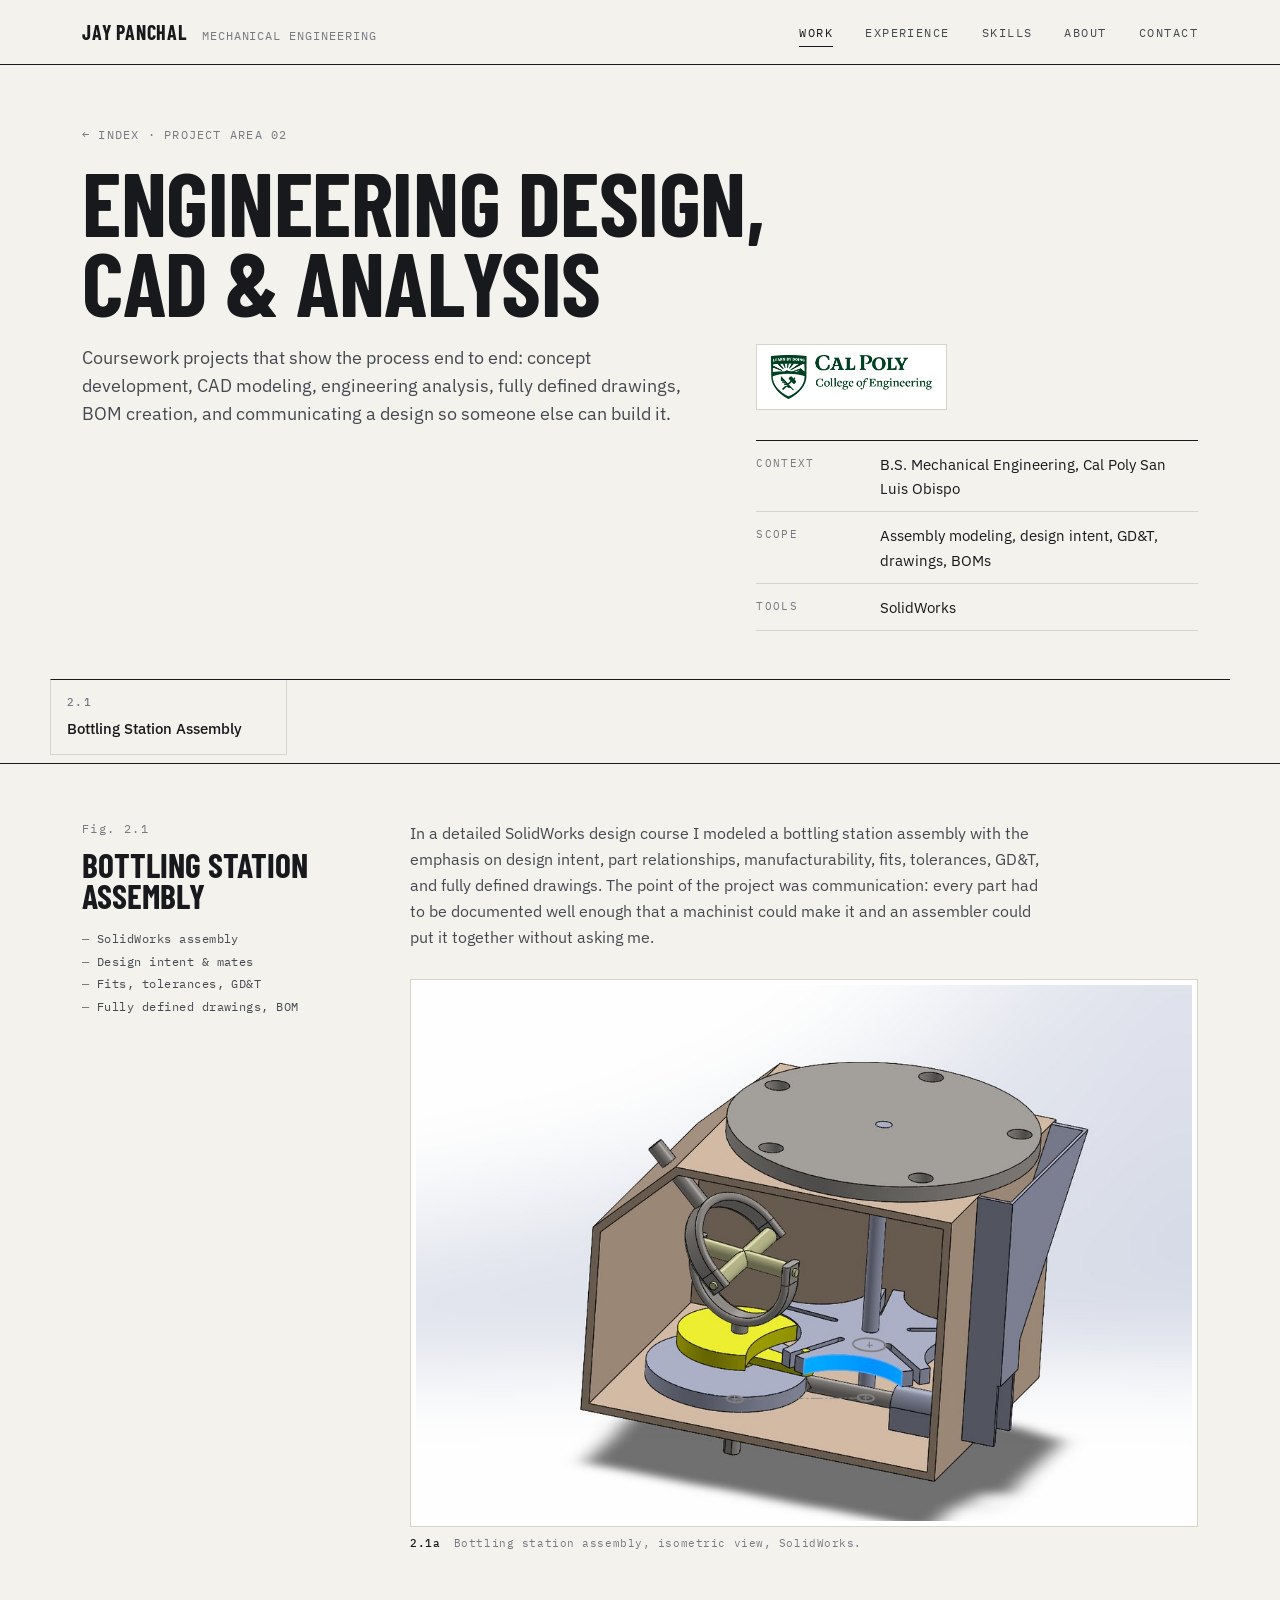
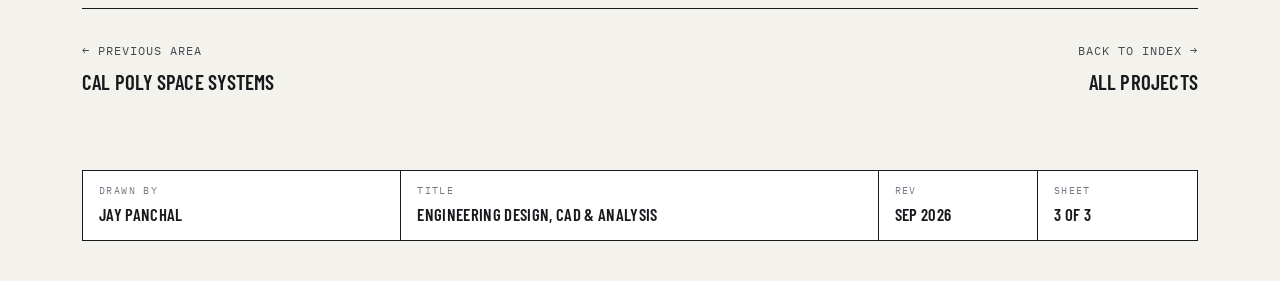
<file: coursework.html>
<!DOCTYPE html>
<html lang="en">
<head>
<meta charset="UTF-8">
<meta name="viewport" content="width=device-width, initial-scale=1.0">
<link rel="icon" href="data:image/svg+xml,%3Csvg xmlns='http://www.w3.org/2000/svg' viewBox='0 0 32 32'%3E%3Ccircle cx='16' cy='16' r='11' fill='none' stroke='%231F3F8F' stroke-width='2.5'/%3E%3Cpath d='M16 2v28M2 16h28' stroke='%231F3F8F' stroke-width='2.5'/%3E%3Cpath d='M16 5A11 11 0 0 1 27 16H16z' fill='%231F3F8F'/%3E%3Cpath d='M16 27A11 11 0 0 1 5 16h11z' fill='%231F3F8F'/%3E%3C/svg%3E">
<link rel="preconnect" href="https://fonts.googleapis.com">
<link rel="preconnect" href="https://fonts.gstatic.com" crossorigin>
<link href="https://fonts.googleapis.com/css2?family=Barlow+Condensed:wght@500;600;700&family=IBM+Plex+Mono:wght@400;500&family=IBM+Plex+Sans:wght@400;500;600&display=swap" rel="stylesheet">
<link rel="stylesheet" href="styles.css">
<title>Engineering Design, CAD &amp; Analysis — Jay Panchal</title>
<meta name="description" content="Coursework design projects by Jay Panchal: SolidWorks assemblies with design intent, fits and tolerances, GD&T, fully defined drawings, and BOMs.">
<meta property="og:title" content="Engineering Design, CAD &amp; Analysis — Jay Panchal">
<meta property="og:description" content="Coursework CAD and analysis projects: SolidWorks, GD&T, drawings, BOMs.">
<meta property="og:image" content="images/bottling-station-cad-assembly-in-solidworks.jpg">
</head>
<body>

<header class="site-header">
  <div class="wrap">
    <a href="index.html" class="brand">
      <span class="brand-name">Jay Panchal</span>
      <span class="brand-role mono">Mechanical Engineering</span>
    </a>
    <nav class="site-nav" id="siteNav" aria-label="Primary">
      <ul>
        <li><a href="index.html#work" aria-current="page">Work</a></li>
        <li><a href="index.html#experience">Experience</a></li>
        <li><a href="index.html#skills">Skills</a></li>
        <li><a href="index.html#about">About</a></li>
        <li><a href="index.html#contact">Contact</a></li>
      </ul>
    </nav>
    <button class="menu-btn" id="menuBtn" aria-label="Toggle menu" aria-expanded="false" aria-controls="siteNav">Menu</button>
  </div>
</header>

<main>

  <section class="page-hero">
    <div class="wrap">
      <a href="index.html#work" class="back">&larr; Index &middot; Project area 02</a>
      <h1>Engineering Design,<br>CAD &amp; Analysis</h1>
      <div class="page-grid">
        <p class="lede">Coursework projects that show the process end to end: concept development, CAD modeling, engineering analysis, fully defined drawings, BOM creation, and communicating a design so someone else can build it.</p>
        <div>
          <div class="logo-plate"><img src="images/cal-poly-college-of-engineering-logo.png" alt="Cal Poly College of Engineering" width="1250" height="343"></div>
          <dl class="meta">
            <div><dt>Context</dt><dd>B.S. Mechanical Engineering, Cal Poly San Luis Obispo</dd></div>
            <div><dt>Scope</dt><dd>Assembly modeling, design intent, GD&amp;T, drawings, BOMs</dd></div>
            <div><dt>Tools</dt><dd>SolidWorks</dd></div>
          </dl>
        </div>
      </div>
    </div>
  </section>

  <div class="wrap contents">
    <ol>
      <li><a href="#bottling"><span>2.1</span>Bottling Station Assembly</a></li>
    </ol>
  </div>

  <article class="project" id="bottling">
    <div class="wrap project-grid">
      <div class="project-label">
        <div class="fig">Fig. 2.1</div>
        <h2>Bottling Station Assembly</h2>
        <ul class="tools">
          <li>SolidWorks assembly</li>
          <li>Design intent &amp; mates</li>
          <li>Fits, tolerances, GD&amp;T</li>
          <li>Fully defined drawings, BOM</li>
        </ul>
      </div>
      <div class="project-body">
        <p>In a detailed SolidWorks design course I modeled a bottling station assembly with the emphasis on design intent, part relationships, manufacturability, fits, tolerances, GD&amp;T, and fully defined drawings. The point of the project was communication: every part had to be documented well enough that a machinist could make it and an assembler could put it together without asking me.</p>
        <div class="figs">
          <figure class="wide">
            <div class="frame"><img src="images/bottling-station-cad-assembly-in-solidworks.jpg" alt="Bottling station CAD assembly in SolidWorks, isometric view" width="1100" height="761" loading="lazy" style="aspect-ratio:1100/761;"></div>
            <figcaption><b>2.1a</b> Bottling station assembly, isometric view, SolidWorks.</figcaption>
          </figure>
        </div>
      </div>
    </div>
  </article>

  <div class="wrap">
    <nav class="pager" aria-label="Project areas">
      <a href="cpss.html">&larr; Previous area<span>Cal Poly Space Systems</span></a>
      <a href="index.html#work" class="next">Back to index &rarr;<span>All projects</span></a>
    </nav>
  </div>

</main>

<footer class="site-footer">
  <div class="wrap">
    <div class="tb">
      <div><div class="k">Drawn by</div><div class="v">Jay Panchal</div></div>
      <div><div class="k">Title</div><div class="v">Engineering Design, CAD &amp; Analysis</div></div>
      <div><div class="k">Rev</div><div class="v">Sep 2026</div></div>
      <div><div class="k">Sheet</div><div class="v">3 of 3</div></div>
    </div>
  </div>
</footer>

<script src="site.js"></script>
</body>
</html>
</file>
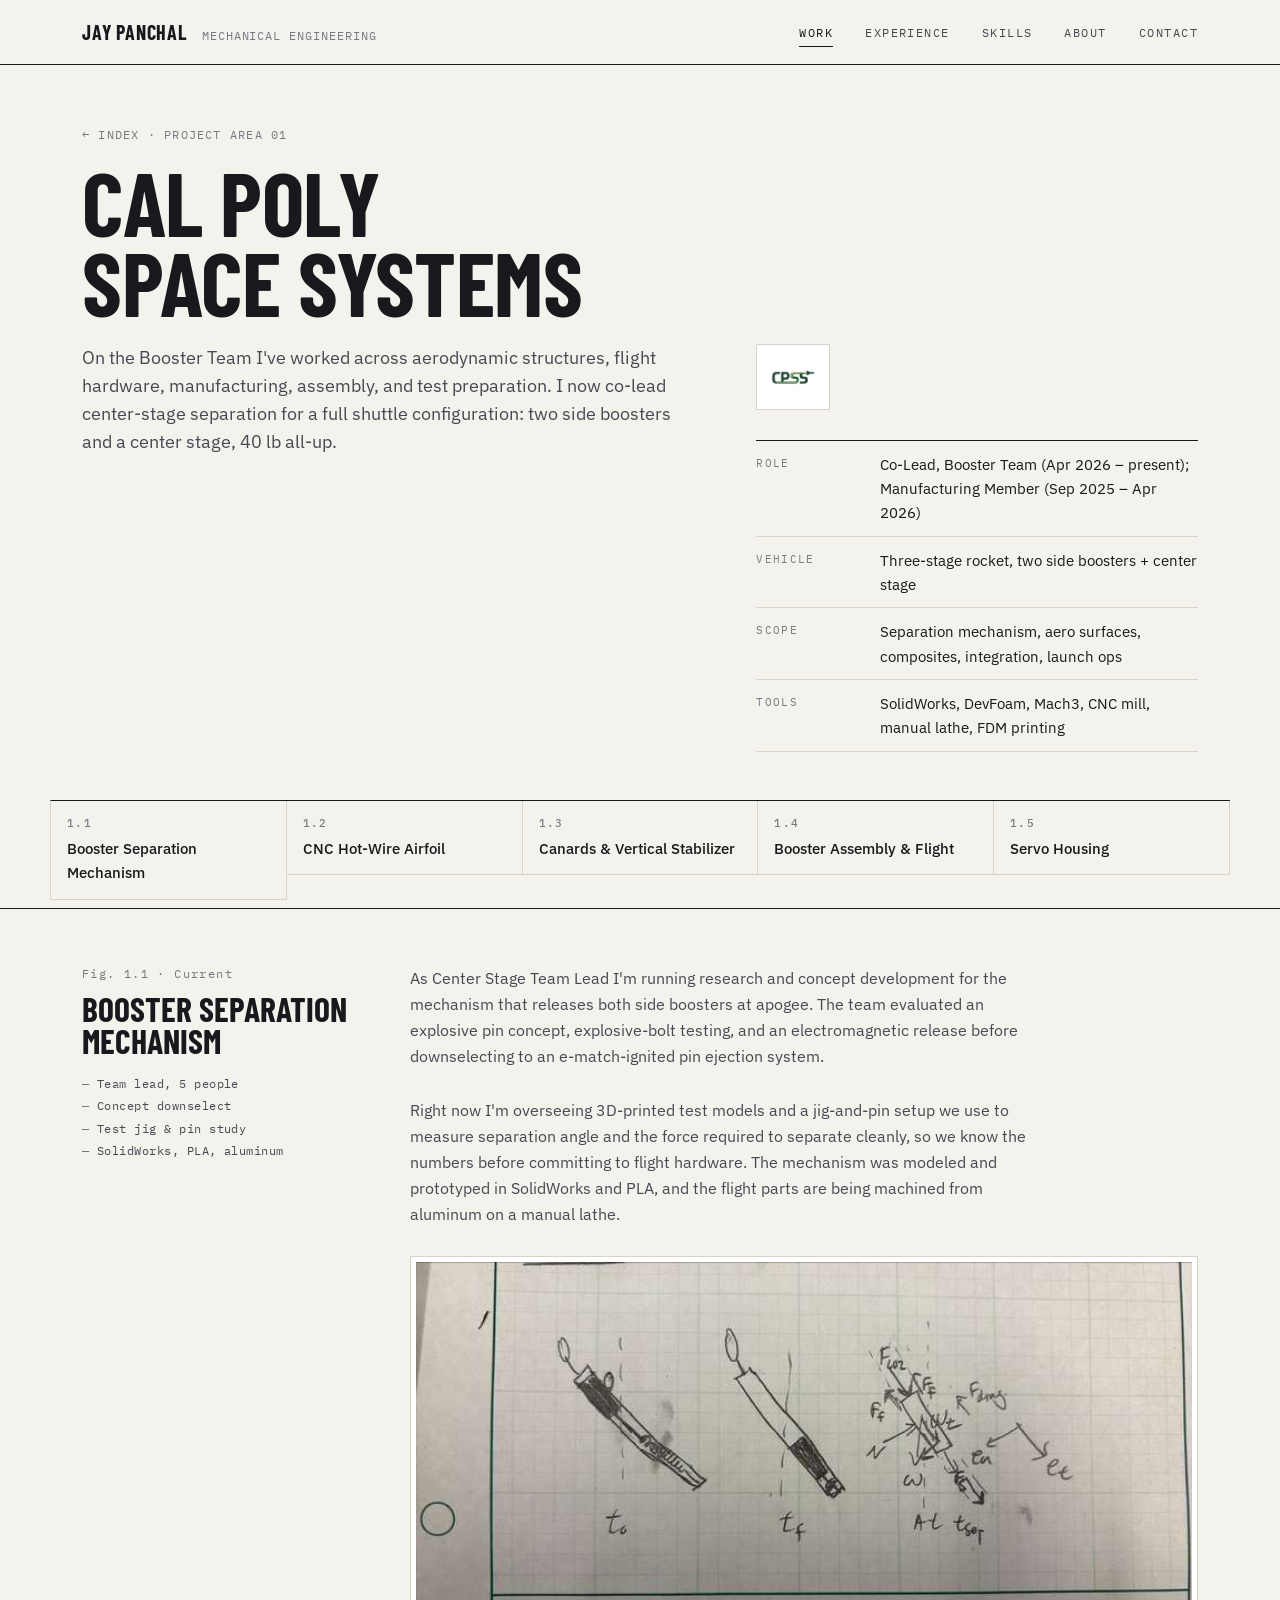
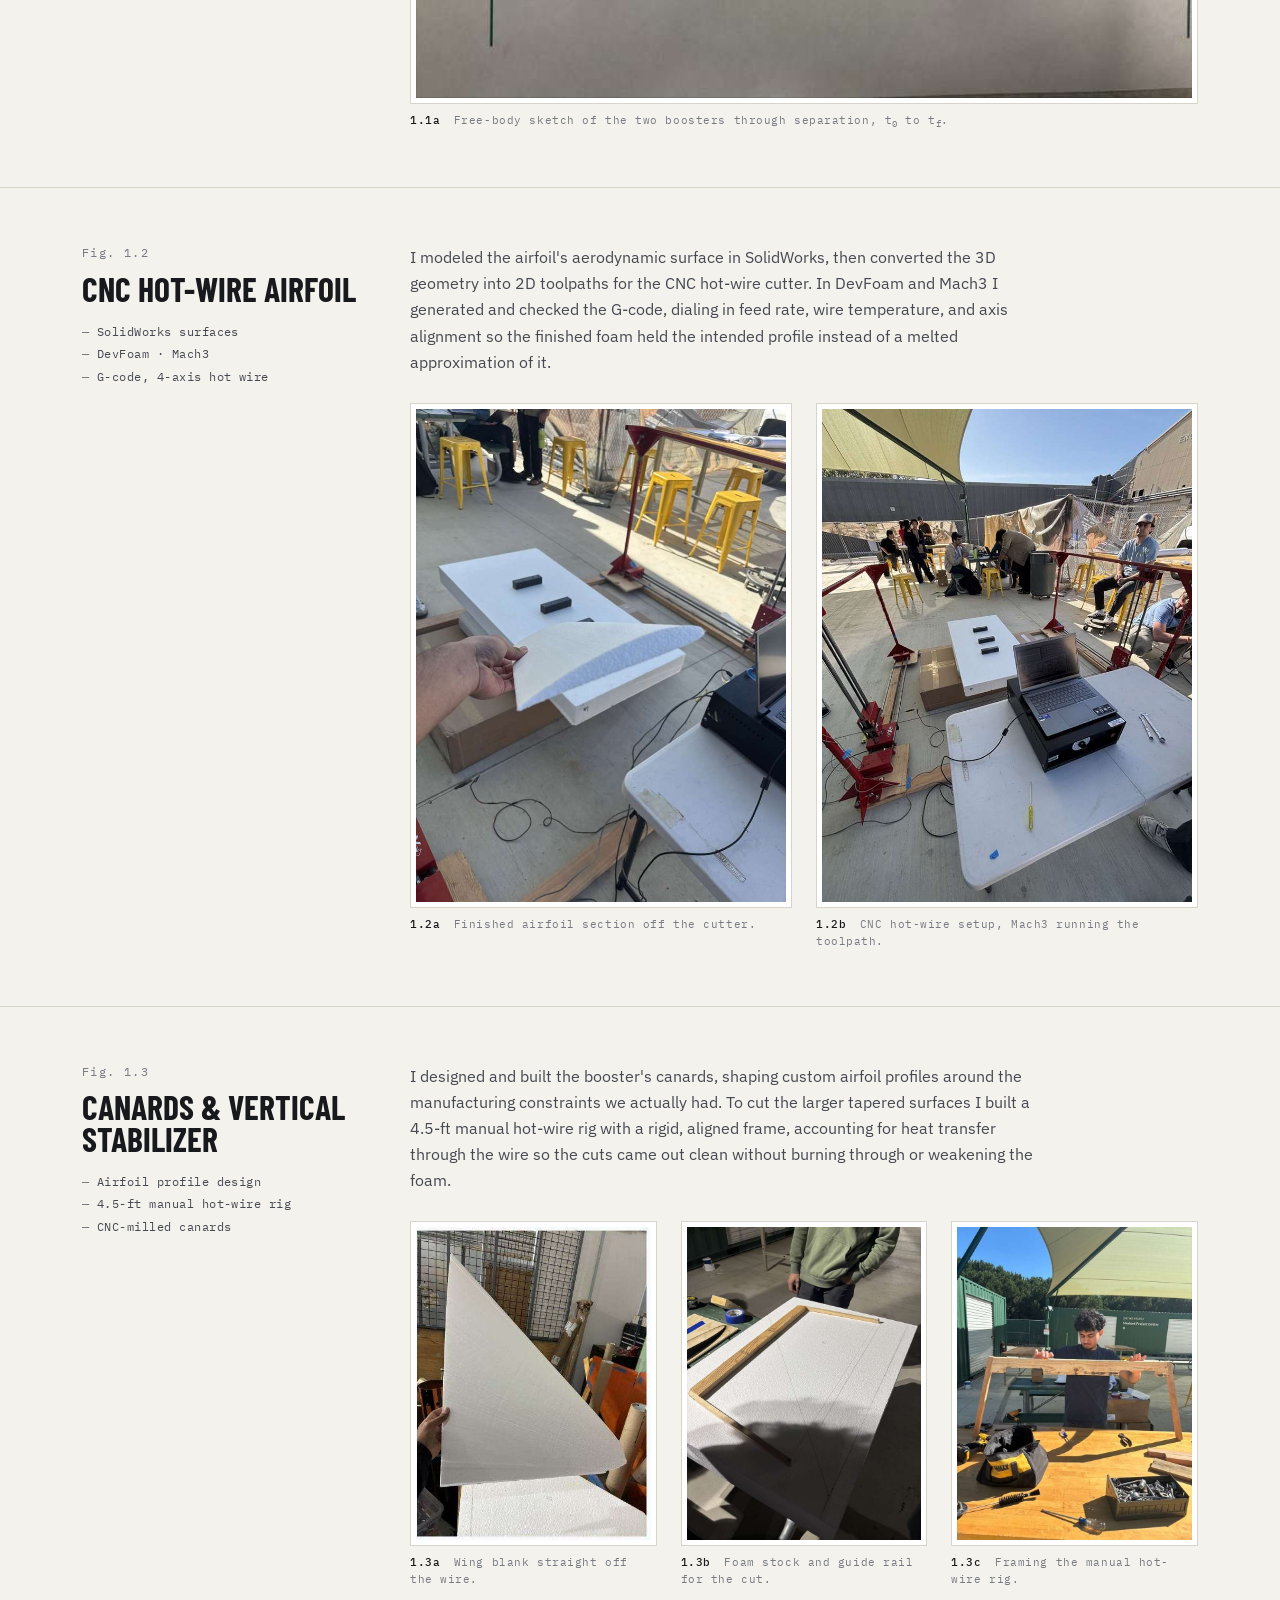
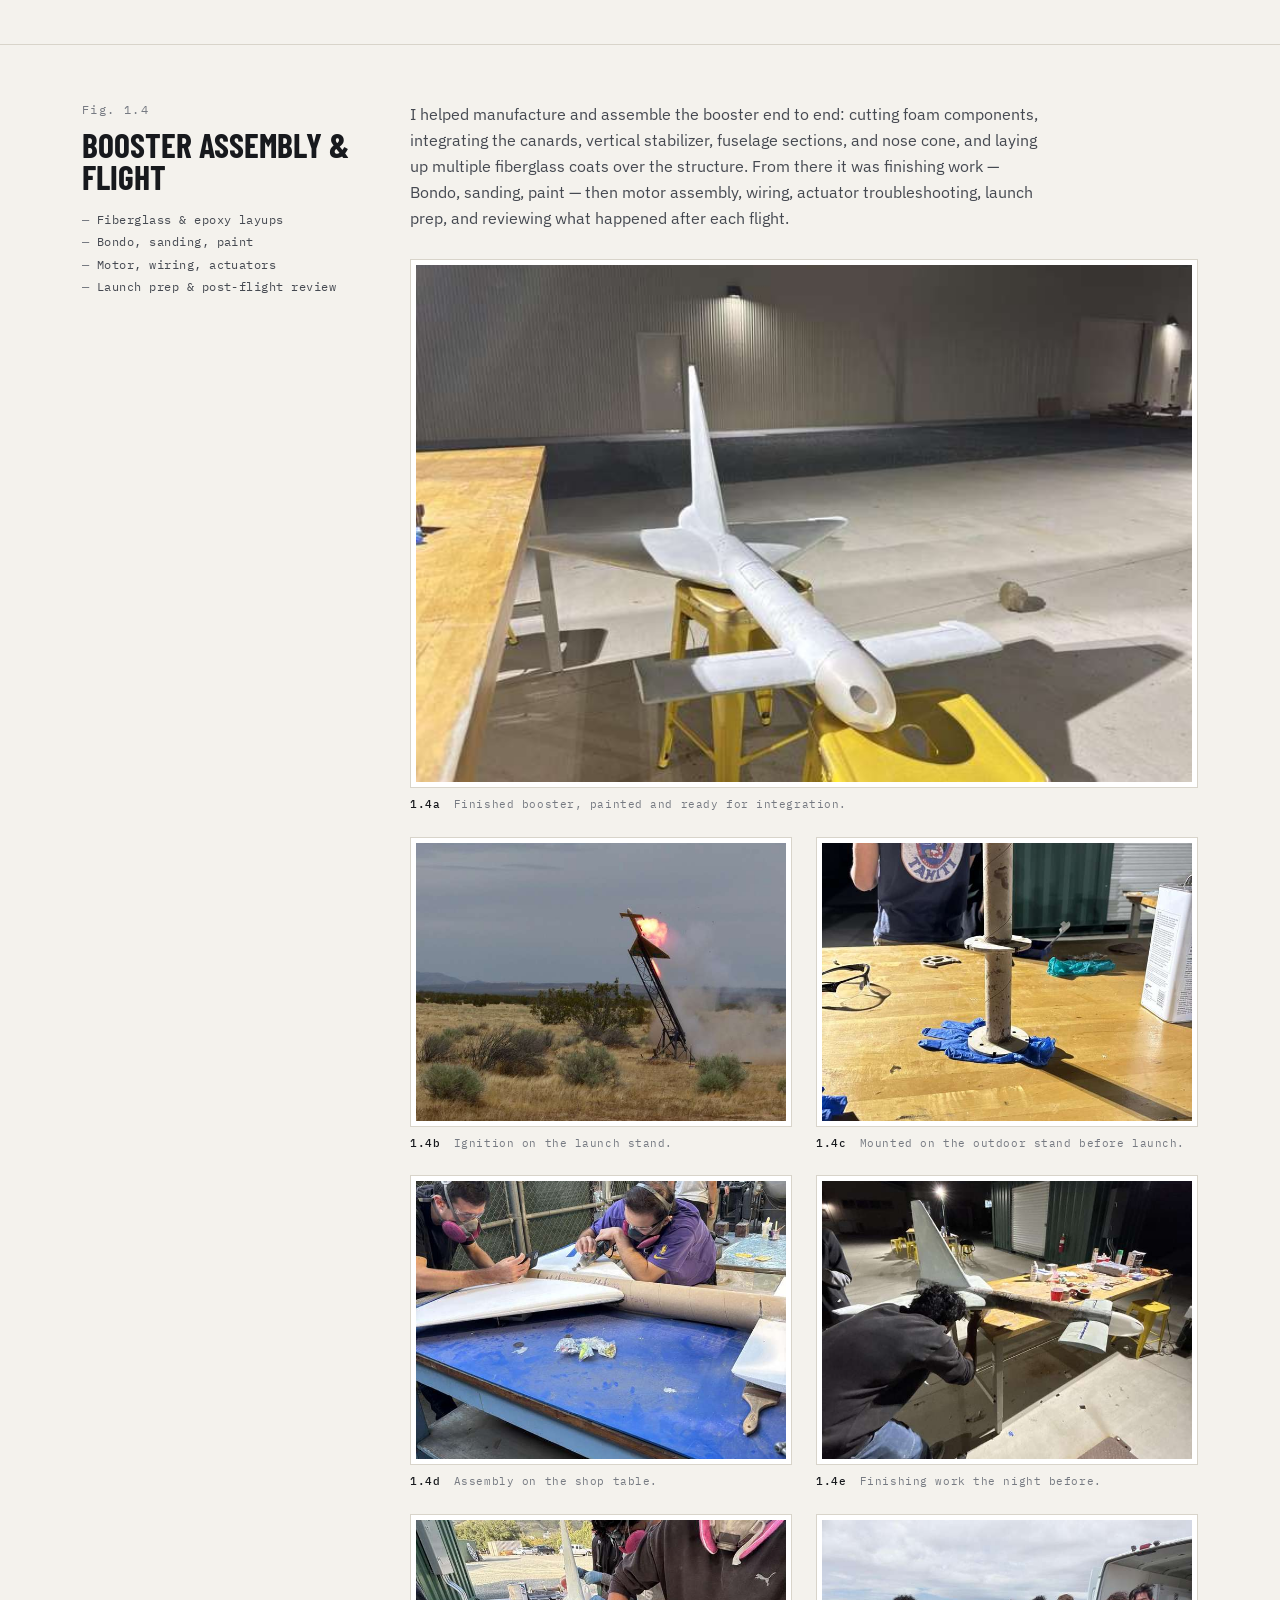
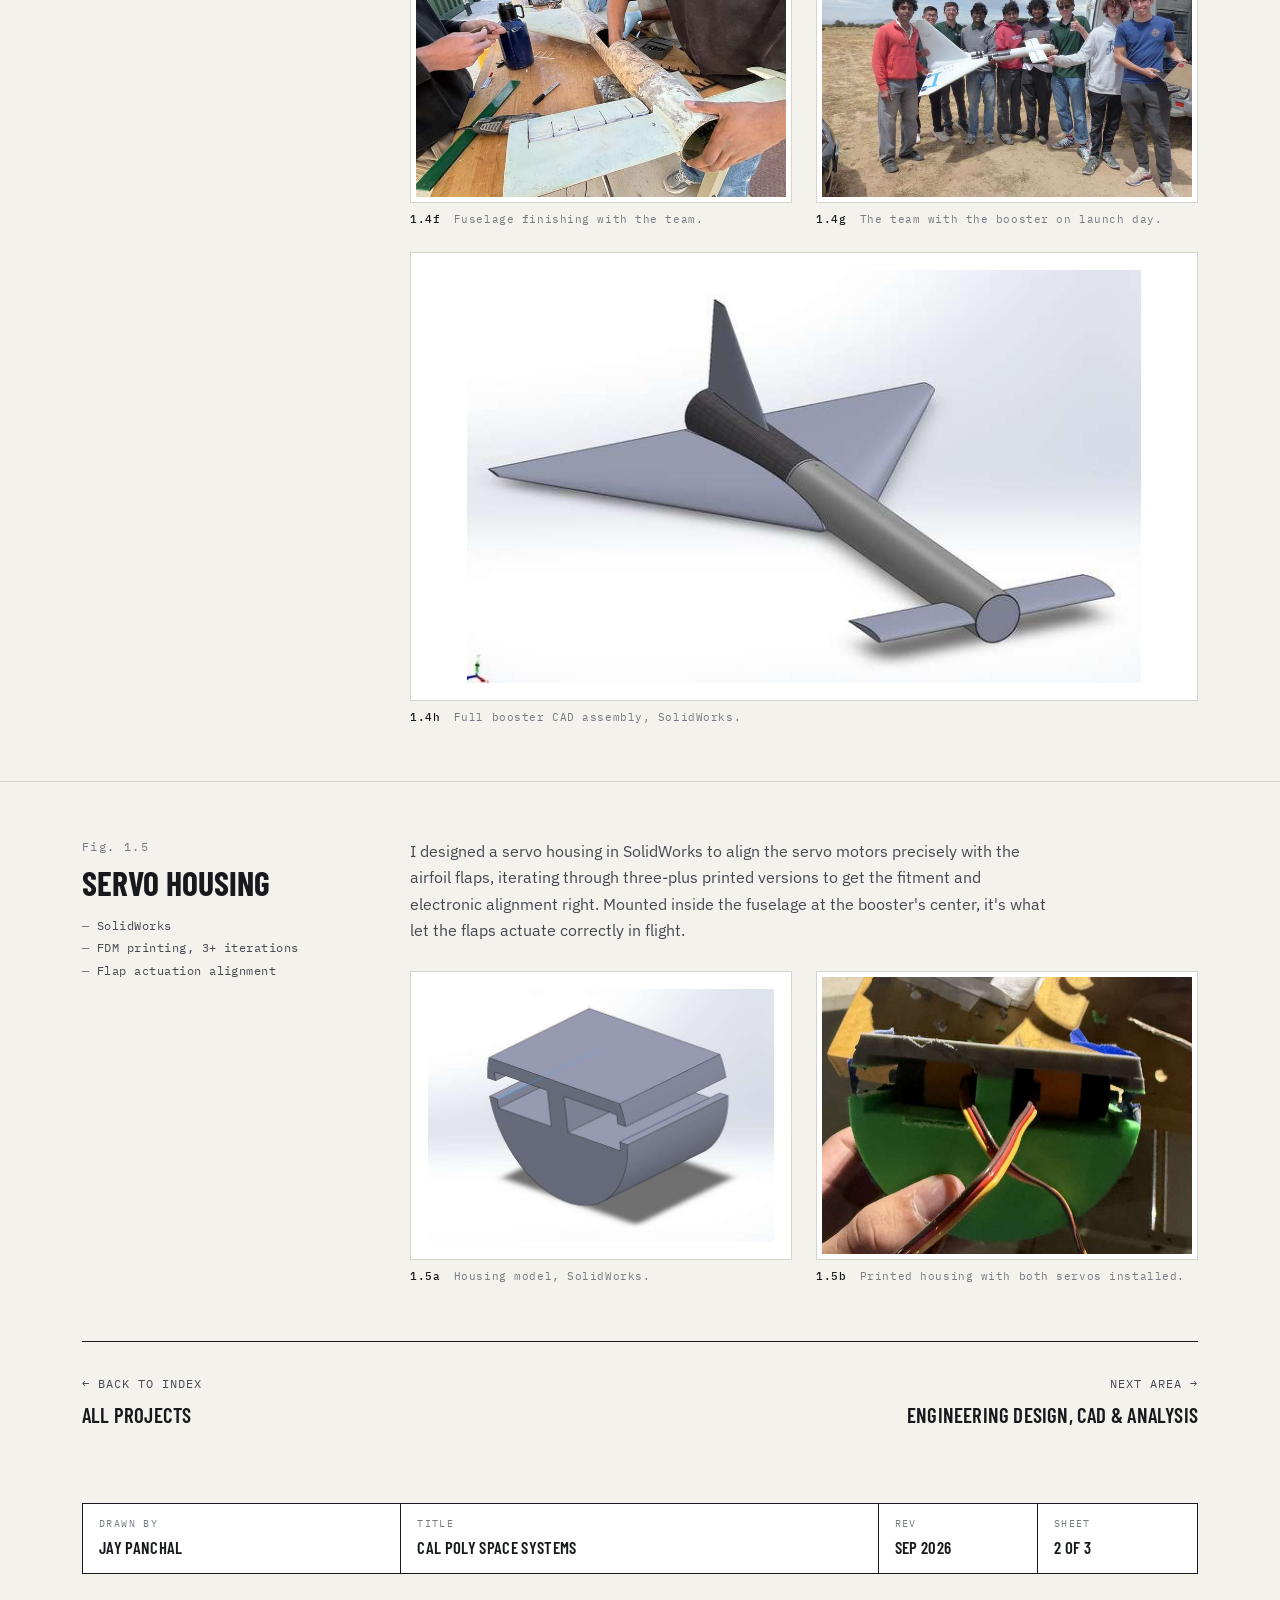
<file: cpss.html>
<!DOCTYPE html>
<html lang="en">
<head>
<meta charset="UTF-8">
<meta name="viewport" content="width=device-width, initial-scale=1.0">
<link rel="icon" href="data:image/svg+xml,%3Csvg xmlns='http://www.w3.org/2000/svg' viewBox='0 0 32 32'%3E%3Ccircle cx='16' cy='16' r='11' fill='none' stroke='%231F3F8F' stroke-width='2.5'/%3E%3Cpath d='M16 2v28M2 16h28' stroke='%231F3F8F' stroke-width='2.5'/%3E%3Cpath d='M16 5A11 11 0 0 1 27 16H16z' fill='%231F3F8F'/%3E%3Cpath d='M16 27A11 11 0 0 1 5 16h11z' fill='%231F3F8F'/%3E%3C/svg%3E">
<link rel="preconnect" href="https://fonts.googleapis.com">
<link rel="preconnect" href="https://fonts.gstatic.com" crossorigin>
<link href="https://fonts.googleapis.com/css2?family=Barlow+Condensed:wght@500;600;700&family=IBM+Plex+Mono:wght@400;500&family=IBM+Plex+Sans:wght@400;500;600&display=swap" rel="stylesheet">
<link rel="stylesheet" href="styles.css">
<title>Cal Poly Space Systems — Jay Panchal</title>
<meta name="description" content="Booster Team work at Cal Poly Space Systems: stage separation mechanism, CNC hot-wire airfoils, canards, booster assembly and flight, servo housing.">
<meta property="og:title" content="Cal Poly Space Systems — Jay Panchal">
<meta property="og:description" content="Stage separation, hot-wire airfoils, fiberglass layups, and flight hardware on a three-stage rocket booster.">
<meta property="og:image" content="images/finished-painted-booster.jpg">
</head>
<body>

<header class="site-header">
  <div class="wrap">
    <a href="index.html" class="brand">
      <span class="brand-name">Jay Panchal</span>
      <span class="brand-role mono">Mechanical Engineering</span>
    </a>
    <nav class="site-nav" id="siteNav" aria-label="Primary">
      <ul>
        <li><a href="index.html#work" aria-current="page">Work</a></li>
        <li><a href="index.html#experience">Experience</a></li>
        <li><a href="index.html#skills">Skills</a></li>
        <li><a href="index.html#about">About</a></li>
        <li><a href="index.html#contact">Contact</a></li>
      </ul>
    </nav>
    <button class="menu-btn" id="menuBtn" aria-label="Toggle menu" aria-expanded="false" aria-controls="siteNav">Menu</button>
  </div>
</header>

<main>

  <section class="page-hero">
    <div class="wrap">
      <a href="index.html#work" class="back">&larr; Index &middot; Project area 01</a>
      <h1>Cal Poly<br>Space Systems</h1>
      <div class="page-grid">
        <p class="lede">On the Booster Team I've worked across aerodynamic structures, flight hardware, manufacturing, assembly, and test preparation. I now co-lead center-stage separation for a full shuttle configuration: two side boosters and a center stage, 40 lb all-up.</p>
        <div>
          <div class="logo-plate"><img src="images/cal-poly-space-systems-logo.jpg" alt="Cal Poly Space Systems logo" width="200" height="200"></div>
          <dl class="meta">
            <div><dt>Role</dt><dd>Co-Lead, Booster Team (Apr 2026 &ndash; present); Manufacturing Member (Sep 2025 &ndash; Apr 2026)</dd></div>
            <div><dt>Vehicle</dt><dd>Three-stage rocket, two side boosters + center stage</dd></div>
            <div><dt>Scope</dt><dd>Separation mechanism, aero surfaces, composites, integration, launch ops</dd></div>
            <div><dt>Tools</dt><dd>SolidWorks, DevFoam, Mach3, CNC mill, manual lathe, FDM printing</dd></div>
          </dl>
        </div>
      </div>
    </div>
  </section>

  <div class="wrap contents">
    <ol>
      <li><a href="#separation"><span>1.1</span>Booster Separation Mechanism</a></li>
      <li><a href="#airfoil"><span>1.2</span>CNC Hot-Wire Airfoil</a></li>
      <li><a href="#canards"><span>1.3</span>Canards &amp; Vertical Stabilizer</a></li>
      <li><a href="#assembly"><span>1.4</span>Booster Assembly &amp; Flight</a></li>
      <li><a href="#servo"><span>1.5</span>Servo Housing</a></li>
    </ol>
  </div>

  <article class="project" id="separation">
    <div class="wrap project-grid">
      <div class="project-label">
        <div class="fig">Fig. 1.1 &middot; Current</div>
        <h2>Booster Separation Mechanism</h2>
        <ul class="tools">
          <li>Team lead, 5 people</li>
          <li>Concept downselect</li>
          <li>Test jig &amp; pin study</li>
          <li>SolidWorks, PLA, aluminum</li>
        </ul>
      </div>
      <div class="project-body">
        <p>As Center Stage Team Lead I'm running research and concept development for the mechanism that releases both side boosters at apogee. The team evaluated an explosive pin concept, explosive-bolt testing, and an electromagnetic release before downselecting to an e-match-ignited pin ejection system.</p>
        <p>Right now I'm overseeing 3D-printed test models and a jig-and-pin setup we use to measure separation angle and the force required to separate cleanly, so we know the numbers before committing to flight hardware. The mechanism was modeled and prototyped in SolidWorks and PLA, and the flight parts are being machined from aluminum on a manual lathe.</p>
        <div class="figs">
          <figure class="wide">
            <div class="frame"><img src="images/hand-sketch-of-separation-mechanism-free-body-diagram-over-t.jpg" alt="Hand sketch of the separation mechanism free-body diagram at successive time steps" width="700" height="393" loading="lazy"></div>
            <figcaption><b>1.1a</b> Free-body sketch of the two boosters through separation, t<sub>0</sub> to t<sub>f</sub>.</figcaption>
          </figure>
        </div>
      </div>
    </div>
  </article>

  <article class="project" id="airfoil">
    <div class="wrap project-grid">
      <div class="project-label">
        <div class="fig">Fig. 1.2</div>
        <h2>CNC Hot-Wire Airfoil</h2>
        <ul class="tools">
          <li>SolidWorks surfaces</li>
          <li>DevFoam &middot; Mach3</li>
          <li>G-code, 4-axis hot wire</li>
        </ul>
      </div>
      <div class="project-body">
        <p>I modeled the airfoil's aerodynamic surface in SolidWorks, then converted the 3D geometry into 2D toolpaths for the CNC hot-wire cutter. In DevFoam and Mach3 I generated and checked the G-code, dialing in feed rate, wire temperature, and axis alignment so the finished foam held the intended profile instead of a melted approximation of it.</p>
        <div class="figs portrait">
          <figure>
            <div class="frame"><img src="images/holding-the-finished-airfoil-piece.jpg" alt="Holding the finished foam airfoil piece" width="700" height="933" loading="lazy"></div>
            <figcaption><b>1.2a</b> Finished airfoil section off the cutter.</figcaption>
          </figure>
          <figure>
            <div class="frame"><img src="images/hot-wire-cutting-setup-for-the-airfoil.jpg" alt="CNC hot-wire cutting setup with the laptop running Mach3" width="700" height="933" loading="lazy"></div>
            <figcaption><b>1.2b</b> CNC hot-wire setup, Mach3 running the toolpath.</figcaption>
          </figure>
        </div>
      </div>
    </div>
  </article>

  <article class="project" id="canards">
    <div class="wrap project-grid">
      <div class="project-label">
        <div class="fig">Fig. 1.3</div>
        <h2>Canards &amp; Vertical Stabilizer</h2>
        <ul class="tools">
          <li>Airfoil profile design</li>
          <li>4.5-ft manual hot-wire rig</li>
          <li>CNC-milled canards</li>
        </ul>
      </div>
      <div class="project-body">
        <p>I designed and built the booster's canards, shaping custom airfoil profiles around the manufacturing constraints we actually had. To cut the larger tapered surfaces I built a 4.5-ft manual hot-wire rig with a rigid, aligned frame, accounting for heat transfer through the wire so the cuts came out clean without burning through or weakening the foam.</p>
        <div class="figs three portrait">
          <figure>
            <div class="frame"><img src="images/freshly-cut-foam-wing-blank.jpg" alt="Freshly cut foam wing blank" width="406" height="529" loading="lazy"></div>
            <figcaption><b>1.3a</b> Wing blank straight off the wire.</figcaption>
          </figure>
          <figure>
            <div class="frame"><img src="images/foam-stock-and-hot-wire-cut-piece.jpg" alt="Foam stock with a hot-wire cut piece and wooden guide" width="700" height="933" loading="lazy"></div>
            <figcaption><b>1.3b</b> Foam stock and guide rail for the cut.</figcaption>
          </figure>
          <figure>
            <div class="frame"><img src="images/building-the-shop-test-stand.jpg" alt="Building the hot-wire rig frame in the shop" width="700" height="933" loading="lazy"></div>
            <figcaption><b>1.3c</b> Framing the manual hot-wire rig.</figcaption>
          </figure>
        </div>
      </div>
    </div>
  </article>

  <article class="project" id="assembly">
    <div class="wrap project-grid">
      <div class="project-label">
        <div class="fig">Fig. 1.4</div>
        <h2>Booster Assembly &amp; Flight</h2>
        <ul class="tools">
          <li>Fiberglass &amp; epoxy layups</li>
          <li>Bondo, sanding, paint</li>
          <li>Motor, wiring, actuators</li>
          <li>Launch prep &amp; post-flight review</li>
        </ul>
      </div>
      <div class="project-body">
        <p>I helped manufacture and assemble the booster end to end: cutting foam components, integrating the canards, vertical stabilizer, fuselage sections, and nose cone, and laying up multiple fiberglass coats over the structure. From there it was finishing work &mdash; Bondo, sanding, paint &mdash; then motor assembly, wiring, actuator troubleshooting, launch prep, and reviewing what happened after each flight.</p>
        <div class="figs">
          <figure class="wide">
            <div class="frame"><img src="images/finished-painted-booster.jpg" alt="Finished, painted booster on a stand in the shop" width="700" height="525" loading="lazy" style="aspect-ratio:3/2;"></div>
            <figcaption><b>1.4a</b> Finished booster, painted and ready for integration.</figcaption>
          </figure>
          <figure>
            <div class="frame"><img src="images/booster-igniting-on-the-launch-stand.jpg" alt="Booster igniting on the launch stand" width="700" height="933" loading="lazy"></div>
            <figcaption><b>1.4b</b> Ignition on the launch stand.</figcaption>
          </figure>
          <figure>
            <div class="frame"><img src="images/booster-mounted-on-the-outdoor-stand.jpg" alt="Booster mounted on the outdoor stand" width="700" height="933" loading="lazy"></div>
            <figcaption><b>1.4c</b> Mounted on the outdoor stand before launch.</figcaption>
          </figure>
          <figure>
            <div class="frame"><img src="images/assembling-the-booster-on-the-shop-table.jpg" alt="Assembling the booster on the shop table" width="700" height="933" loading="lazy"></div>
            <figcaption><b>1.4d</b> Assembly on the shop table.</figcaption>
          </figure>
          <figure>
            <div class="frame"><img src="images/finishing-work-on-the-booster.jpg" alt="Finishing work on the booster at night" width="700" height="933" loading="lazy"></div>
            <figcaption><b>1.4e</b> Finishing work the night before.</figcaption>
          </figure>
          <figure>
            <div class="frame"><img src="images/team-finishing-the-booster.jpg" alt="Team finishing the booster fuselage" width="700" height="933" loading="lazy"></div>
            <figcaption><b>1.4f</b> Fuselage finishing with the team.</figcaption>
          </figure>
          <figure>
            <div class="frame"><img src="images/team-with-the-finished-booster.jpg" alt="Team with the finished booster in the field" width="700" height="525" loading="lazy"></div>
            <figcaption><b>1.4g</b> The team with the booster on launch day.</figcaption>
          </figure>
          <figure class="wide contain">
            <div class="frame"><img src="images/full-booster-cad-assembly.jpg" alt="Full booster CAD assembly rendered in SolidWorks" width="700" height="428" loading="lazy"></div>
            <figcaption><b>1.4h</b> Full booster CAD assembly, SolidWorks.</figcaption>
          </figure>
        </div>
      </div>
    </div>
  </article>

  <article class="project" id="servo">
    <div class="wrap project-grid">
      <div class="project-label">
        <div class="fig">Fig. 1.5</div>
        <h2>Servo Housing</h2>
        <ul class="tools">
          <li>SolidWorks</li>
          <li>FDM printing, 3+ iterations</li>
          <li>Flap actuation alignment</li>
        </ul>
      </div>
      <div class="project-body">
        <p>I designed a servo housing in SolidWorks to align the servo motors precisely with the airfoil flaps, iterating through three-plus printed versions to get the fitment and electronic alignment right. Mounted inside the fuselage at the booster's center, it's what let the flaps actuate correctly in flight.</p>
        <div class="figs">
          <figure class="contain">
            <div class="frame"><img src="images/servo-housing-cad-model-in-solidworks.jpg" alt="Servo housing CAD model in SolidWorks" width="700" height="512" loading="lazy"></div>
            <figcaption><b>1.5a</b> Housing model, SolidWorks.</figcaption>
          </figure>
          <figure>
            <div class="frame"><img src="images/servo-housing-with-servos-mounted-inside.jpg" alt="Printed servo housing with servos mounted inside" width="700" height="1243" loading="lazy"></div>
            <figcaption><b>1.5b</b> Printed housing with both servos installed.</figcaption>
          </figure>
        </div>
      </div>
    </div>
  </article>

  <div class="wrap">
    <nav class="pager" aria-label="Project areas">
      <a href="index.html#work">&larr; Back to index<span>All projects</span></a>
      <a href="coursework.html" class="next">Next area &rarr;<span>Engineering Design, CAD &amp; Analysis</span></a>
    </nav>
  </div>

</main>

<footer class="site-footer">
  <div class="wrap">
    <div class="tb">
      <div><div class="k">Drawn by</div><div class="v">Jay Panchal</div></div>
      <div><div class="k">Title</div><div class="v">Cal Poly Space Systems</div></div>
      <div><div class="k">Rev</div><div class="v">Sep 2026</div></div>
      <div><div class="k">Sheet</div><div class="v">2 of 3</div></div>
    </div>
  </div>
</footer>

<script src="site.js"></script>
</body>
</html>
</file>
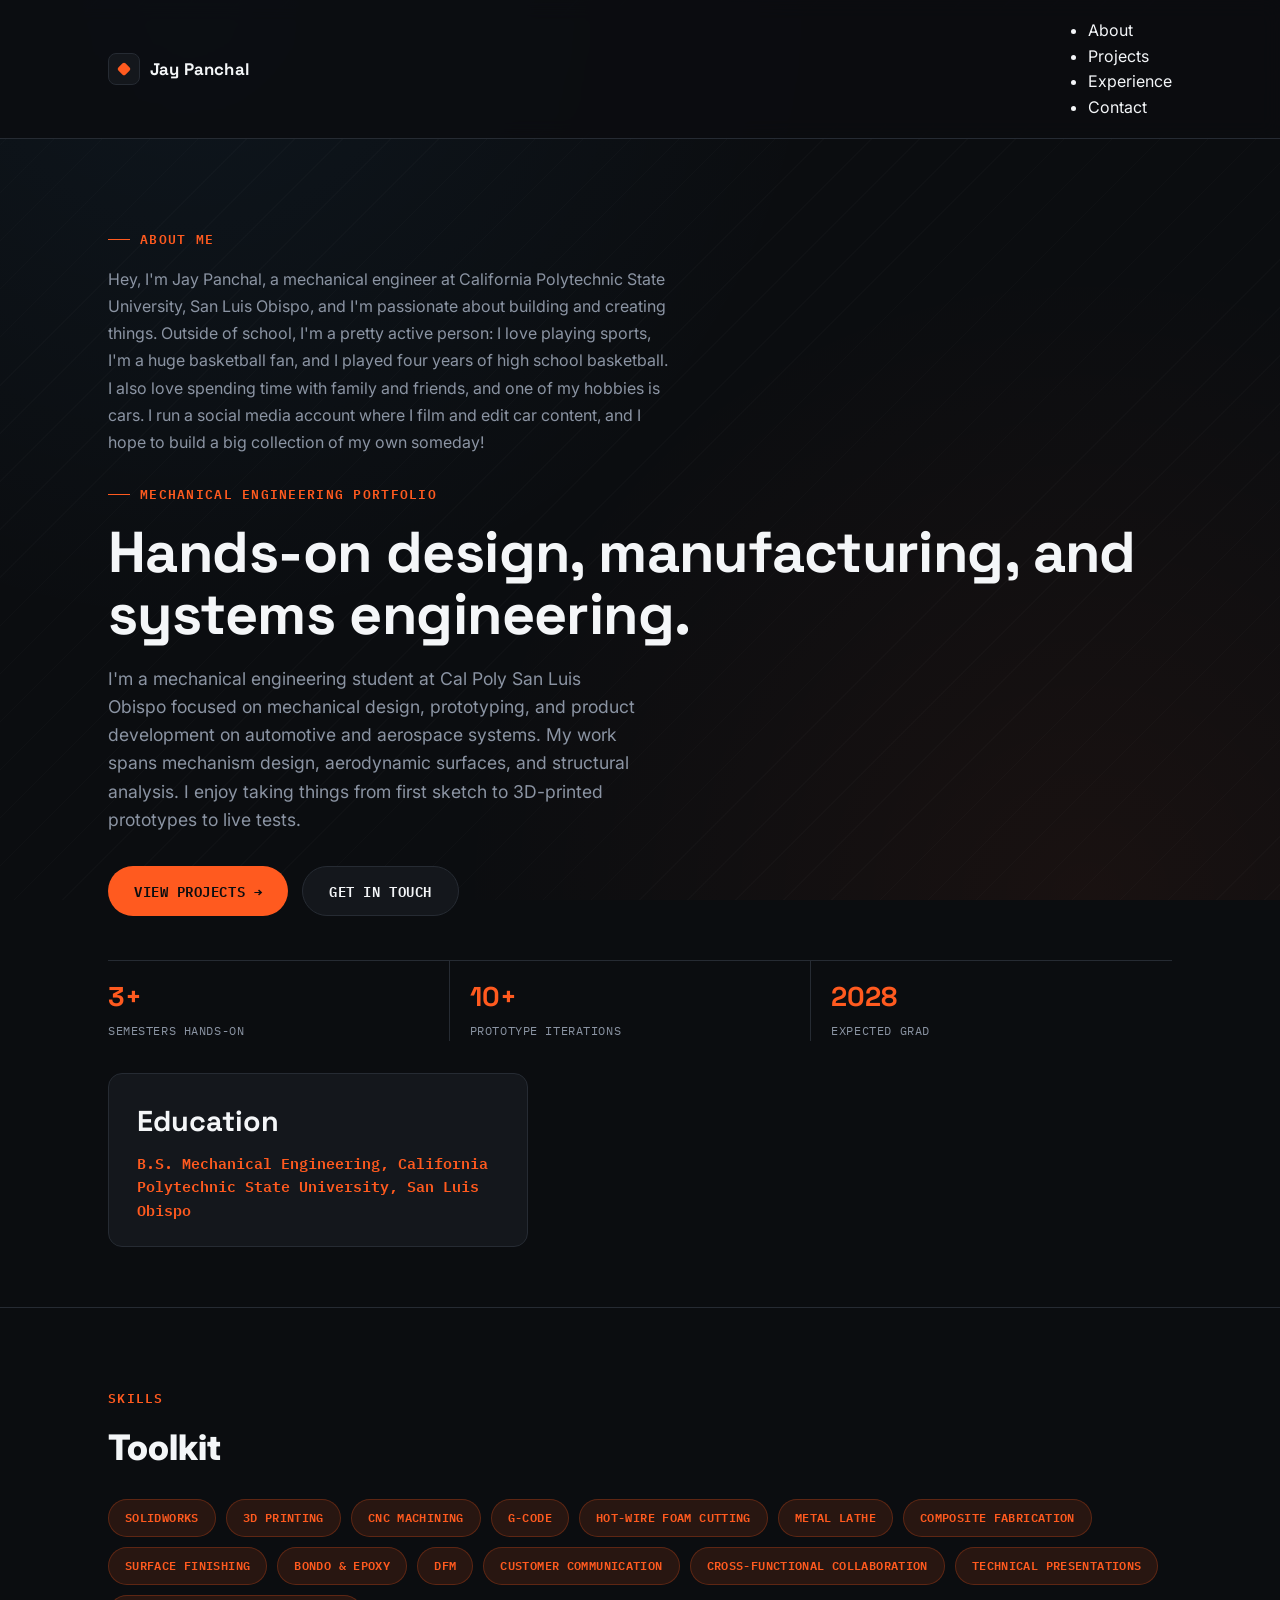
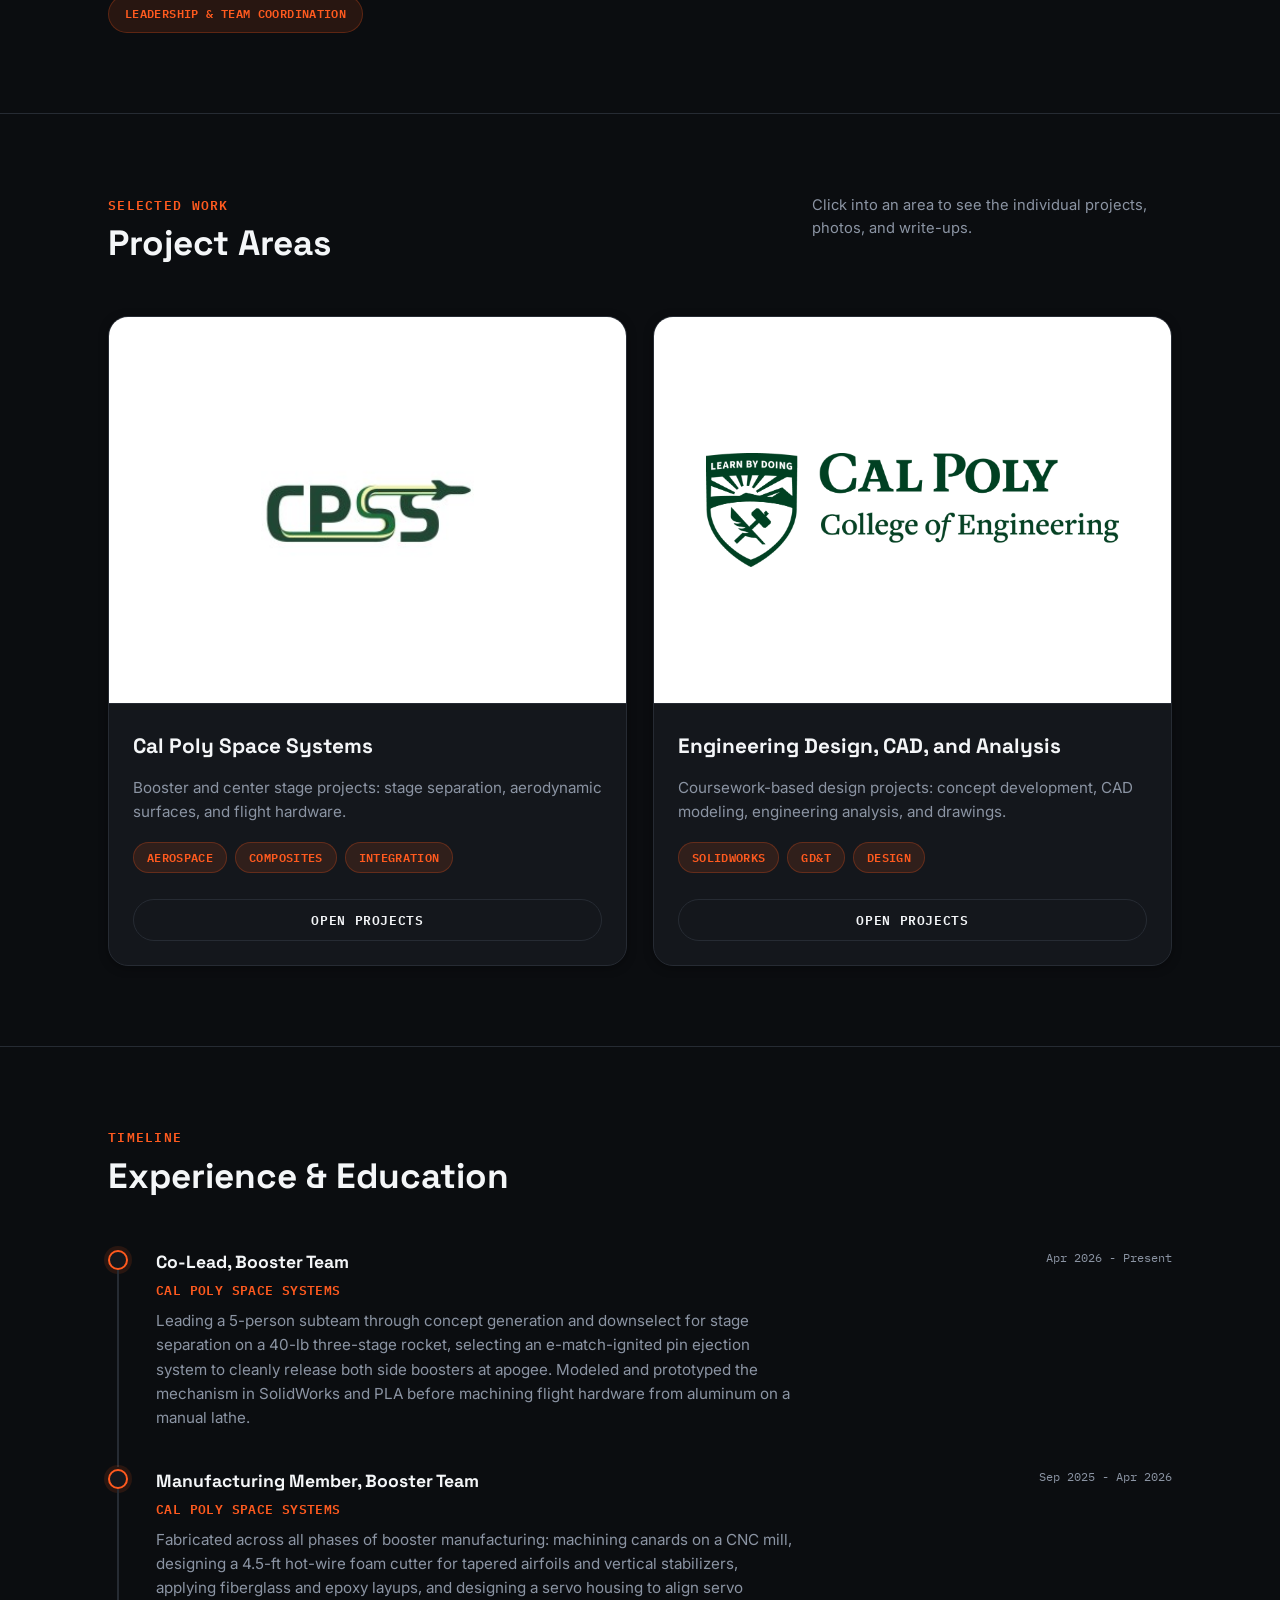
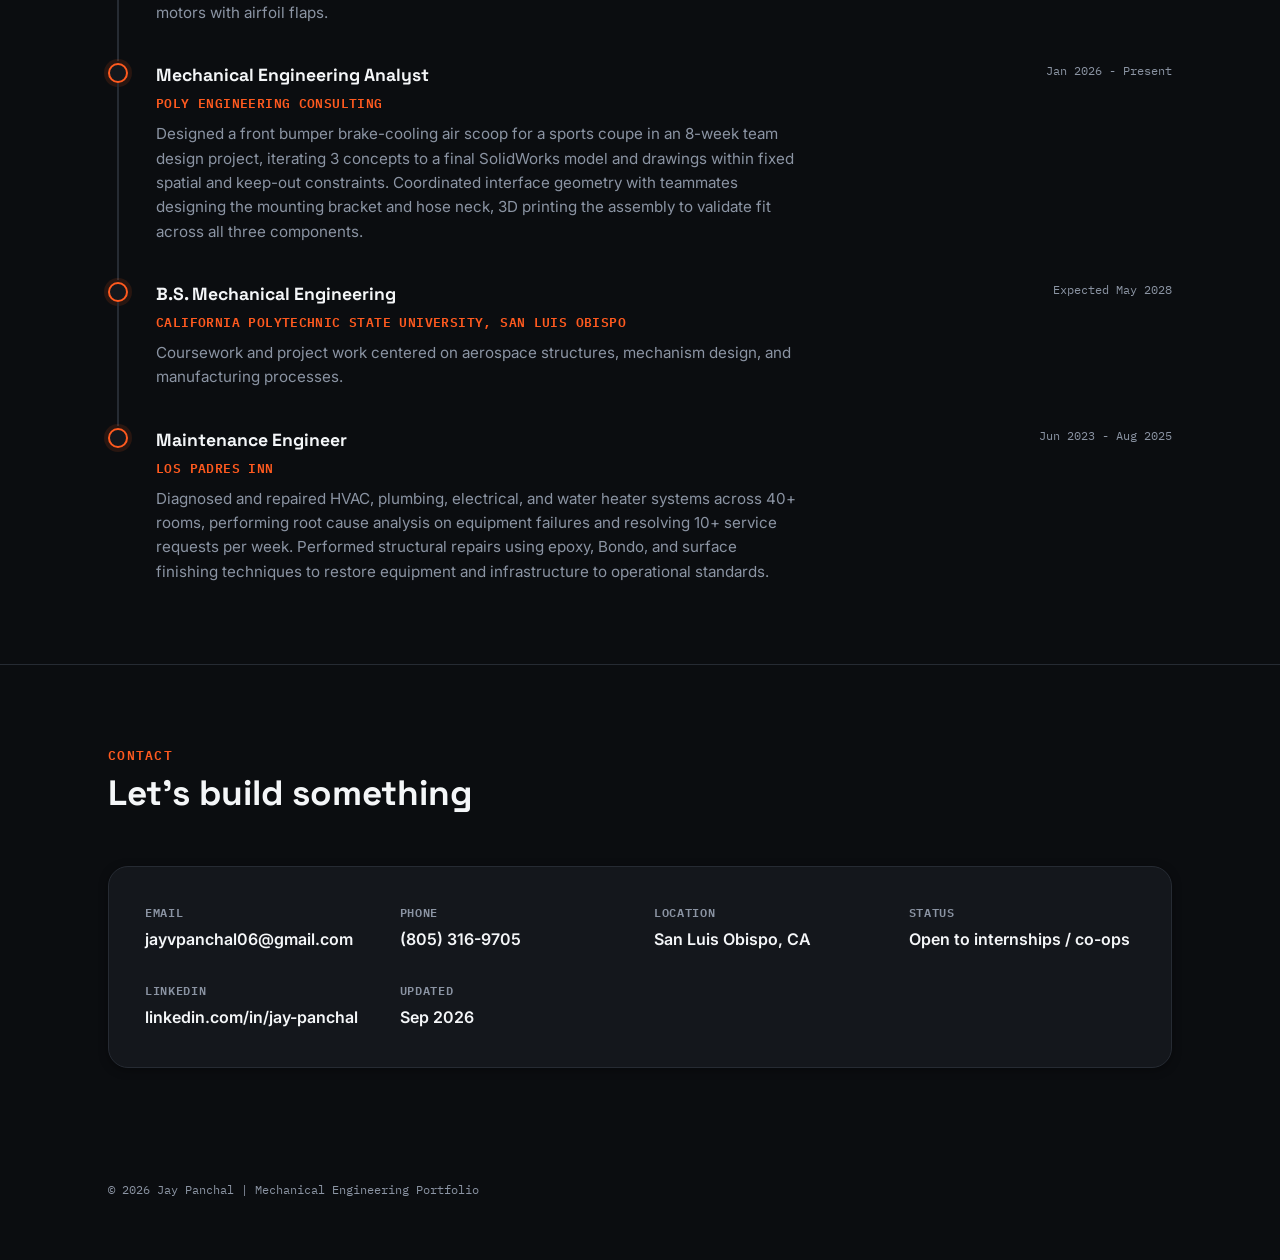
<file: index (8).html>
<!DOCTYPE html>
<html lang="en">
<head>
<meta charset="UTF-8">
<meta name="viewport" content="width=device-width, initial-scale=1.0">
<title>Jay Panchal | Mechanical Engineering Portfolio</title>
<link rel="preconnect" href="https://fonts.googleapis.com">
<link href="https://fonts.googleapis.com/css2?family=Inter:wght@400;500;600;700&family=Space+Grotesk:wght@500;600;700&family=IBM+Plex+Mono:wght@400;500;600&display=swap" rel="stylesheet">
<style>
:root{
  --bg: #0B0D10;
  --bg-grid: #14181F;
  --panel: #14171C;
  --panel-hover: #191D24;
  --text: #F4F6F8;
  --text-soft: #8B94A3;
  --border: #262B33;
  --accent: #FF5A1F;
  --accent-2: #3DA9FC;
  --accent-bg: rgba(255,90,31,0.12);
  --accent-glow: rgba(255,90,31,0.25);
  --radius-lg: 20px;
  --radius-md: 14px;
  --radius-sm: 10px;
  --shadow: 0 2px 10px rgba(0,0,0,0.35);
  --shadow-hover: 0 16px 36px -10px rgba(0,0,0,0.55), 0 0 0 1px var(--accent-glow);
  --font: 'Inter', -apple-system, BlinkMacSystemFont, sans-serif;
  --display: 'Space Grotesk', var(--font);
  --mono: 'IBM Plex Mono', monospace;
}

*{ box-sizing:border-box; margin:0; padding:0; }
html{ scroll-behavior:smooth; }
body{
  background:
    repeating-linear-gradient(135deg, rgba(255,255,255,0.015) 0px, rgba(255,255,255,0.015) 1px, transparent 1px, transparent 34px),
    radial-gradient(circle at 15% 0%, rgba(61,169,252,0.06), transparent 45%),
    radial-gradient(circle at 85% 100%, rgba(255,90,31,0.06), transparent 45%),
    var(--bg);
  background-attachment: fixed;
  color: var(--text);
  font-family: var(--font);
  line-height:1.6;
  -webkit-font-smoothing:antialiased;
}
@media (prefers-reduced-motion: reduce){
  *{ animation-duration:0.001ms !important; transition-duration:0.001ms !important; scroll-behavior:auto !important; }
}
a{ color:inherit; text-decoration:none; }
:focus-visible{ outline:2px solid var(--accent); outline-offset:3px; }
.wrap{ max-width:1120px; margin:0 auto; padding:0 28px; }

/* NAV */
header{ position:sticky; top:0; z-index:50; background:rgba(11,13,16,0.82); backdrop-filter:blur(10px); border-bottom:1px solid var(--border); }
.nav{ display:flex; align-items:center; justify-content:space-between; padding:18px 28px; max-width:1120px; margin:0 auto; }
.logo{ display:flex; align-items:center; gap:10px; font-family:var(--display); font-weight:700; font-size:1.05rem; letter-spacing:0.01em; }
.logo .mark{ width:32px; height:32px; border-radius:8px; background:var(--panel); border:1px solid var(--border); display:flex; align-items:center; justify-content:center; position:relative; }
.logo .mark::before{ content:""; width:10px; height:10px; border-radius:2px; background:var(--accent); transform:rotate(45deg); }
nav ul{ list-style:none; display:flex; gap:30px; }
nav ul li a{ font-family:var(--mono); font-size:0.78rem; font-weight:500; text-transform:uppercase; letter-spacing:0.07em; color:var(--text-soft); transition:color .15s; border-bottom:2px solid transparent; padding-bottom:3px; }
nav ul li a:hover{ color:var(--text); border-color:var(--accent); }
.nav-links{ display:flex; align-items:center; }
.menu-btn{ display:none; background:none; color:var(--text); border:1px solid var(--border); border-radius:8px; padding:6px 12px; font-family:var(--mono); font-size:0.78rem; }
@media (max-width:720px){
  .nav-links ul{ display:none; }
  .nav-links.open ul{ display:flex; flex-direction:column; gap:14px; position:absolute; top:64px; right:0; left:0; background:var(--panel); border-bottom:1px solid var(--border); padding:20px 28px; }
  .menu-btn{ display:block; }
}

/* BUTTONS */
.btn{ font-family:var(--mono); font-weight:600; font-size:0.85rem; text-transform:uppercase; letter-spacing:0.04em; padding:13px 26px; border-radius:999px; display:inline-flex; align-items:center; gap:8px; transition:transform .15s ease, box-shadow .15s ease; }
.btn-primary{ background:var(--accent); color:#0B0D10; }
.btn-primary:hover{ transform:translateY(-2px); box-shadow:0 12px 28px -8px var(--accent-glow); }
.btn-secondary{ border:1.5px solid var(--border); background:var(--panel); color:var(--text); }
.btn-secondary:hover{ transform:translateY(-2px); box-shadow:var(--shadow-hover); border-color:var(--accent); }

/* HERO */
.hero{ padding:90px 0 60px; }
.hero-grid{ display:block; }
.eyebrow{ font-family:var(--mono); font-size:0.8rem; font-weight:600; color:var(--accent); text-transform:uppercase; letter-spacing:0.1em; margin-bottom:16px; display:flex; align-items:center; gap:10px; }
.eyebrow::before{ content:""; width:22px; height:1px; background:var(--accent); }
h1{ font-family:var(--display); font-size:clamp(2.4rem,5vw,3.6rem); font-weight:700; line-height:1.08; letter-spacing:-0.01em; margin-bottom:20px; }
.hero p.lede{ color:var(--text-soft); font-size:1.1rem; max-width:48ch; margin-bottom:32px; }
.cta-row{ display:flex; gap:14px; flex-wrap:wrap; margin-bottom:44px; }
.stat-row{ display:flex; gap:0; border-top:1px solid var(--border); }
.stat{ flex:1; padding:14px 20px 0 0; border-left:1px solid var(--border); padding-left:20px; }
.stat:first-child{ border-left:none; padding-left:0; }
.stat .num{ font-family:var(--display); font-size:1.7rem; font-weight:700; color:var(--accent); }
.stat .label{ font-family:var(--mono); font-size:0.72rem; color:var(--text-soft); text-transform:uppercase; letter-spacing:0.05em; margin-top:4px; }
.hero-art{ display:flex; justify-content:center; }
.hero-art .blob{
  width:100%; max-width:380px; aspect-ratio:1; border-radius:24px; background:var(--panel); border:1px solid var(--border);
  display:flex; align-items:center; justify-content:center; box-shadow: var(--shadow), inset 0 0 60px rgba(255,90,31,0.04);
}
.hero-art svg{ width:65%; height:65%; }

/* SECTIONS */
section{ padding:80px 0; border-top:1px solid var(--border); }
.sec-head{ display:flex; align-items:baseline; justify-content:space-between; gap:20px; margin-bottom:44px; flex-wrap:wrap; }
.sec-head h2{ font-family:var(--display); font-size:clamp(1.7rem,3vw,2.2rem); font-weight:700; }
.sec-tag{ font-family:var(--mono); font-size:0.8rem; font-weight:600; color:var(--accent); text-transform:uppercase; letter-spacing:0.1em; }

/* ABOUT */
.about-grid{ display:grid; grid-template-columns:1fr 1fr; gap:56px; }
@media (max-width:860px){ .about-grid{ grid-template-columns:1fr; } }
.about-grid p{ color:var(--text-soft); margin-bottom:16px; max-width:56ch; }
.about-grid p strong{ color:var(--text); font-weight:700; }
.pill-list{ display:flex; flex-wrap:wrap; gap:10px; margin-top:8px; }
.pill{ background:var(--accent-bg); color:var(--accent); font-family:var(--mono); font-weight:600; font-size:0.78rem; text-transform:uppercase; letter-spacing:0.03em; padding:8px 16px; border-radius:999px; border:1px solid rgba(255,90,31,0.25); }

/* PROJECT AREA CARDS */
.area-grid{ display:grid; grid-template-columns:repeat(auto-fit, minmax(280px,1fr)); gap:26px; }
@media (max-width:900px){ .area-grid{ grid-template-columns:1fr; } }
.area-card{
  background:var(--panel); border:1px solid var(--border); border-radius:var(--radius-lg); box-shadow:var(--shadow); overflow:hidden;
  display:flex; flex-direction:column; transition:transform .2s ease, box-shadow .2s ease, border-color .2s ease;
}
.area-card:hover{ transform:translateY(-6px); box-shadow:var(--shadow-hover); border-color:rgba(255,90,31,0.4); }
.area-card .art{ aspect-ratio:4/3; background:var(--bg-grid); display:flex; align-items:center; justify-content:center; overflow:hidden; border-bottom:1px solid var(--border); position:relative; }
.area-card .art::before{
  content:""; position:absolute; inset:0;
  background-image: linear-gradient(rgba(255,255,255,0.04) 1px, transparent 1px), linear-gradient(90deg, rgba(255,255,255,0.04) 1px, transparent 1px);
  background-size: 20px 20px;
}
.area-card .art img{ width:100%; height:100%; object-fit:cover; position:relative; z-index:1; }
.area-card .art svg{ width:45%; height:45%; position:relative; z-index:1; }
.area-card .body{ padding:26px 24px; display:flex; flex-direction:column; gap:12px; flex:1; }
.area-card .body h3{ font-family:var(--display); font-size:1.3rem; font-weight:700; }
.area-card .body p{ color:var(--text-soft); font-size:0.95rem; }
.area-card .tags{ display:flex; flex-wrap:wrap; gap:8px; margin-top:auto; padding-top:6px; }
.area-card .tag{ background:var(--accent-bg); color:var(--accent); font-family:var(--mono); font-weight:600; font-size:0.72rem; text-transform:uppercase; letter-spacing:0.03em; padding:5px 13px; border-radius:999px; border:1px solid rgba(255,90,31,0.25); }
.area-open{
  font-family:var(--mono); font-weight:600; font-size:0.8rem; text-transform:uppercase; letter-spacing:0.05em;
  border:1.5px solid var(--border); border-radius:999px;
  margin:0 24px 24px; padding:10px 18px; text-align:center; transition:background .15s, color .15s, border-color .15s;
}
.area-card:hover .area-open{ background:var(--accent); color:#0B0D10; border-color:var(--accent); }

/* EXPERIENCE */
.timeline{ display:flex; flex-direction:column; gap:0; }
.tl-item{ display:grid; grid-template-columns:28px 1fr; gap:20px; padding-bottom:36px; position:relative; }
.tl-item:last-child{ padding-bottom:0; }
.tl-item::before{ content:""; position:absolute; left:9px; top:22px; bottom:0; width:2px; background:var(--border); }
.tl-item:last-child::before{ display:none; }
.tl-dot{ width:20px; height:20px; border-radius:50%; background:var(--panel); border:2px solid var(--accent); margin-top:2px; box-shadow:0 0 0 4px var(--accent-bg); }
.tl-head{ display:flex; justify-content:space-between; gap:12px; flex-wrap:wrap; margin-bottom:4px; }
.tl-head h3{ font-family:var(--display); font-size:1.1rem; font-weight:700; }
.tl-head .when{ font-family:var(--mono); font-size:0.78rem; color:var(--text-soft); white-space:nowrap; }
.tl-item .org{ font-family:var(--mono); font-size:0.82rem; color:var(--accent); font-weight:600; display:block; margin-bottom:8px; text-transform:uppercase; letter-spacing:0.03em; }
.tl-item p{ color:var(--text-soft); max-width:64ch; font-size:0.95rem; }

/* CONTACT */
.contact-card{ background:var(--panel); border:1px solid var(--border); border-radius:var(--radius-lg); box-shadow:var(--shadow); padding:36px; }
.contact-grid{ display:grid; grid-template-columns:repeat(4,1fr); gap:28px; }
@media (max-width:720px){ .contact-grid{ grid-template-columns:repeat(2,1fr); } }
.contact-cell .k{ font-family:var(--mono); font-size:0.72rem; font-weight:600; color:var(--text-soft); text-transform:uppercase; letter-spacing:0.06em; margin-bottom:6px; }
.contact-cell .v{ font-size:1rem; font-weight:600; }
.contact-cell .v a:hover{ color:var(--accent); }

footer{ padding:32px 0 60px; }
.foot-row{ display:flex; justify-content:space-between; font-family:var(--mono); font-size:0.78rem; color:var(--text-soft); flex-wrap:wrap; gap:8px; }

/* DETAIL PAGES */
.detail-hero{ padding:56px 0 30px; }
.back-link{ font-family:var(--mono); font-weight:600; font-size:0.82rem; text-transform:uppercase; letter-spacing:0.05em; color:var(--text-soft); display:inline-flex; align-items:center; gap:8px; margin-bottom:24px; }
.back-link:hover{ color:var(--accent); }
.detail-hero h1{ font-size:clamp(2.4rem,6vw,3.6rem); margin-bottom:18px; }
.detail-hero p.lede{ max-width:75ch; font-size:1.05rem; }

.subproject{ padding:52px 0; border-top:1px solid var(--border); }
.subproject-grid{ display:grid; grid-template-columns:1fr 2.3fr; gap:44px; align-items:start; }
@media (max-width:860px){ .subproject-grid{ grid-template-columns:1fr; gap:20px; } }
.subproject-label h2{ font-family:var(--display); font-size:1.4rem; font-weight:700; margin-bottom:14px; line-height:1.25; }
.subproject-label .tools{ display:flex; flex-direction:column; gap:8px; }
.subproject-label .tools span{ font-family:var(--mono); font-size:0.8rem; color:var(--text-soft); font-weight:500; padding-left:14px; position:relative; }
.subproject-label .tools span::before{ content:""; position:absolute; left:0; top:7px; width:6px; height:6px; background:var(--accent); border-radius:50%; }
.subproject-content p{ color:var(--text-soft); font-size:1rem; line-height:1.7; margin-bottom:26px; max-width:70ch; }
.media-pair{ display:grid; grid-template-columns:1fr 1fr; gap:18px; }
.media-pair.single{ grid-template-columns:1fr; max-width:560px; }
@media (max-width:600px){ .media-pair{ grid-template-columns:1fr; } }
.media-pair figure{
  border:1px solid var(--border); border-radius:var(--radius-md); overflow:hidden; aspect-ratio:4/3;
  background:var(--panel); box-shadow:var(--shadow); transition:transform .2s ease, box-shadow .2s ease, border-color .2s ease;
}
.media-pair figure:hover{ transform:translateY(-4px); box-shadow:var(--shadow-hover); border-color:rgba(255,90,31,0.4); }
.media-pair img, .media-pair video{ width:100%; height:100%; object-fit:cover; display:block; }
.placeholder-fig{ display:flex; align-items:center; justify-content:center; background:var(--bg-grid); color:var(--text-soft); font-family:var(--mono); font-size:0.8rem; font-weight:600; text-transform:uppercase; letter-spacing:0.05em; }

</style>
</head>
<body>

<header>
  <div class="nav">
    <a href="#top" class="logo"><span class="mark"></span> Jay Panchal</a>
    <div class="nav-links" id="navLinks">
      <ul>
        <li><a href="#about">About</a></li>
        <li><a href="#projects">Projects</a></li>
        <li><a href="#experience">Experience</a></li>
        <li><a href="#contact">Contact</a></li>
      </ul>
    </div>
    <button class="menu-btn" id="menuBtn" aria-label="Toggle menu" aria-expanded="false">MENU</button>
  </div>
</header>

<main id="top">

  <!-- HERO -->
  <section class="hero" style="border-top:none;">
    <div class="wrap hero-grid">
      <div>
        <div class="eyebrow">About Me</div>
        <p style="color:var(--text-soft); font-size:1rem; max-width:56ch; line-height:1.7; margin-bottom:28px;">Hey, I'm Jay Panchal, a mechanical engineer at California Polytechnic State University, San Luis Obispo, and I'm passionate about building and creating things. Outside of school, I'm a pretty active person: I love playing sports, I'm a huge basketball fan, and I played four years of high school basketball. I also love spending time with family and friends, and one of my hobbies is cars. I run a social media account where I film and edit car content, and I hope to build a big collection of my own someday!</p>
        <div class="eyebrow">Mechanical Engineering Portfolio</div>
        <h1>Hands-on design, manufacturing, and systems engineering.</h1>
        <p class="lede">I'm a mechanical engineering student at Cal Poly San Luis Obispo focused on mechanical design, prototyping, and product development on automotive and aerospace systems. My work spans mechanism design, aerodynamic surfaces, and structural analysis. I enjoy taking things from first sketch to 3D-printed prototypes to live tests.</p>
        <div class="cta-row">
          <a href="#projects" class="btn btn-primary">View Projects →</a>
          <a href="#contact" class="btn btn-secondary">Get in Touch</a>
        </div>
        <div class="stat-row">
          <div class="stat"><div class="num">3+</div><div class="label">Semesters Hands-On</div></div>
          <div class="stat"><div class="num">10+</div><div class="label">Prototype Iterations</div></div>
          <div class="stat"><div class="num">2028</div><div class="label">Expected Grad</div></div>
        </div>
        <div style="background:var(--panel); border:1px solid var(--border); border-radius:var(--radius-md); padding:24px 28px; max-width:420px; margin-top:32px;">
          <div style="font-family:var(--display); font-weight:800; font-size:clamp(1.4rem,2.5vw,1.8rem); margin-bottom:8px;">Education</div>
          <div style="color:var(--accent); font-family:var(--mono); font-size:0.92rem; font-weight:600; line-height:1.6;">B.S. Mechanical Engineering, California Polytechnic State University, San Luis Obispo</div>
        </div>
      </div>
    </div>
  </section>

  <!-- ABOUT -->
  <section id="about">
    <div class="wrap">
      <div class="sec-tag">Skills</div>
        <h2 style="margin:10px 0 24px; font-size:clamp(1.7rem,3vw,2.2rem); font-weight:800;">Toolkit</h2>
        <div class="pill-list">
          <span class="pill">SolidWorks</span>
          <span class="pill">3D Printing</span>
          <span class="pill">CNC Machining</span>
          <span class="pill">G-Code</span>
          <span class="pill">Hot-Wire Foam Cutting</span>
          <span class="pill">Metal Lathe</span>
          <span class="pill">Composite Fabrication</span>
          <span class="pill">Surface Finishing</span>
          <span class="pill">Bondo & Epoxy</span>
          <span class="pill">DFM</span>
          <span class="pill">Customer Communication</span>
          <span class="pill">Cross-Functional Collaboration</span>
          <span class="pill">Technical Presentations</span>
          <span class="pill">Leadership & Team Coordination</span>
        </div>
    </div>
  </section>

  <!-- PROJECTS -->
  <section id="projects">
    <div class="wrap">
      <div class="sec-head">
        <div>
          <div class="sec-tag">Selected Work</div>
          <h2>Project Areas</h2>
        </div>
        <p style="color:var(--text-soft); max-width:40ch; font-size:0.92rem;">Click into an area to see the individual projects, photos, and write-ups.</p>
      </div>

      <div class="area-grid">

        <a class="area-card" href="project-pages/cpss.html">
          <div class="art" style="background:#fff;">
            <img src="[data-uri]" alt="Cal Poly Space Systems logo" style="width:55%; height:55%; object-fit:contain; position:relative; z-index:1;">
          </div>
          <div class="body">
            <h3>Cal Poly Space Systems</h3>
            <p>Booster and center stage projects: stage separation, aerodynamic surfaces, and flight hardware.</p>
            <div class="tags"><span class="tag">Aerospace</span><span class="tag">Composites</span><span class="tag">Integration</span></div>
          </div>
          <div class="area-open">Open Projects</div>
        </a>

        <a class="area-card" href="project-pages/coursework.html">
          <div class="art" style="background:#fff;">
            <img src="[data-uri]" alt="Cal Poly College of Engineering logo" style="width:80%; height:auto; object-fit:contain; position:relative; z-index:1;">
          </div>
          <div class="body">
            <h3>Engineering Design, CAD, and Analysis</h3>
            <p>Coursework-based design projects: concept development, CAD modeling, engineering analysis, and drawings.</p>
            <div class="tags"><span class="tag">SolidWorks</span><span class="tag">GD&T</span><span class="tag">Design</span></div>
          </div>
          <div class="area-open">Open Projects</div>
        </a>

      </div>
    </div>
  </section>

  <!-- EXPERIENCE -->
  <section id="experience">
    <div class="wrap">
      <div class="sec-head">
        <div>
          <div class="sec-tag">Timeline</div>
          <h2>Experience & Education</h2>
        </div>
      </div>
      <div class="timeline">
        <div class="tl-item">
          <div class="tl-dot"></div>
          <div>
            <div class="tl-head"><h3>Co-Lead, Booster Team</h3><span class="when">Apr 2026 - Present</span></div>
            <span class="org">Cal Poly Space Systems</span>
            <p>Leading a 5-person subteam through concept generation and downselect for stage separation on a 40-lb three-stage rocket, selecting an e-match-ignited pin ejection system to cleanly release both side boosters at apogee. Modeled and prototyped the mechanism in SolidWorks and PLA before machining flight hardware from aluminum on a manual lathe.</p>
          </div>
        </div>
        <div class="tl-item">
          <div class="tl-dot"></div>
          <div>
            <div class="tl-head"><h3>Manufacturing Member, Booster Team</h3><span class="when">Sep 2025 - Apr 2026</span></div>
            <span class="org">Cal Poly Space Systems</span>
            <p>Fabricated across all phases of booster manufacturing: machining canards on a CNC mill, designing a 4.5-ft hot-wire foam cutter for tapered airfoils and vertical stabilizers, applying fiberglass and epoxy layups, and designing a servo housing to align servo motors with airfoil flaps.</p>
          </div>
        </div>
        <div class="tl-item">
          <div class="tl-dot"></div>
          <div>
            <div class="tl-head"><h3>Mechanical Engineering Analyst</h3><span class="when">Jan 2026 - Present</span></div>
            <span class="org">Poly Engineering Consulting</span>
            <p>Designed a front bumper brake-cooling air scoop for a sports coupe in an 8-week team design project, iterating 3 concepts to a final SolidWorks model and drawings within fixed spatial and keep-out constraints. Coordinated interface geometry with teammates designing the mounting bracket and hose neck, 3D printing the assembly to validate fit across all three components.</p>
          </div>
        </div>
        <div class="tl-item">
          <div class="tl-dot"></div>
          <div>
            <div class="tl-head"><h3>B.S. Mechanical Engineering</h3><span class="when">Expected May 2028</span></div>
            <span class="org">California Polytechnic State University, San Luis Obispo</span>
            <p>Coursework and project work centered on aerospace structures, mechanism design, and manufacturing processes.</p>
          </div>
        </div>
        <div class="tl-item">
          <div class="tl-dot"></div>
          <div>
            <div class="tl-head"><h3>Maintenance Engineer</h3><span class="when">Jun 2023 - Aug 2025</span></div>
            <span class="org">Los Padres Inn</span>
            <p>Diagnosed and repaired HVAC, plumbing, electrical, and water heater systems across 40+ rooms, performing root cause analysis on equipment failures and resolving 10+ service requests per week. Performed structural repairs using epoxy, Bondo, and surface finishing techniques to restore equipment and infrastructure to operational standards.</p>
          </div>
        </div>
      </div>
    </div>
  </section>

  <!-- CONTACT -->
  <section id="contact">
    <div class="wrap">
      <div class="sec-head">
        <div>
          <div class="sec-tag">Contact</div>
          <h2>Let's build something</h2>
        </div>
      </div>
      <div class="contact-card">
        <div class="contact-grid">
          <div class="contact-cell"><div class="k">Email</div><div class="v"><a href="mailto:jayvpanchal06@gmail.com">jayvpanchal06@gmail.com</a></div></div>
          <div class="contact-cell"><div class="k">Phone</div><div class="v"><a href="tel:+18053169705">(805) 316-9705</a></div></div>
          <div class="contact-cell"><div class="k">Location</div><div class="v">San Luis Obispo, CA</div></div>
          <div class="contact-cell"><div class="k">Status</div><div class="v">Open to internships / co-ops</div></div>
          <div class="contact-cell"><div class="k">LinkedIn</div><div class="v"><a href="https://www.linkedin.com/in/jay-panchal-270b5b32a/" target="_blank" rel="noopener">linkedin.com/in/jay-panchal</a></div></div>
          <div class="contact-cell"><div class="k">Updated</div><div class="v">Sep 2026</div></div>
        </div>
      </div>
    </div>
  </section>

</main>

<footer>
  <div class="wrap foot-row">
    <span>© 2026 Jay Panchal | Mechanical Engineering Portfolio</span>
  </div>
</footer>

<script>
  const menuBtn = document.getElementById('menuBtn');
  const navLinks = document.getElementById('navLinks');
  menuBtn.addEventListener('click', () => {
    const open = navLinks.classList.toggle('open');
    menuBtn.setAttribute('aria-expanded', open);
  });
  navLinks.querySelectorAll('a').forEach(a => a.addEventListener('click', () => {
    navLinks.classList.remove('open');
    menuBtn.setAttribute('aria-expanded', false);
  }));
</script>

</body>
</html>
</file>
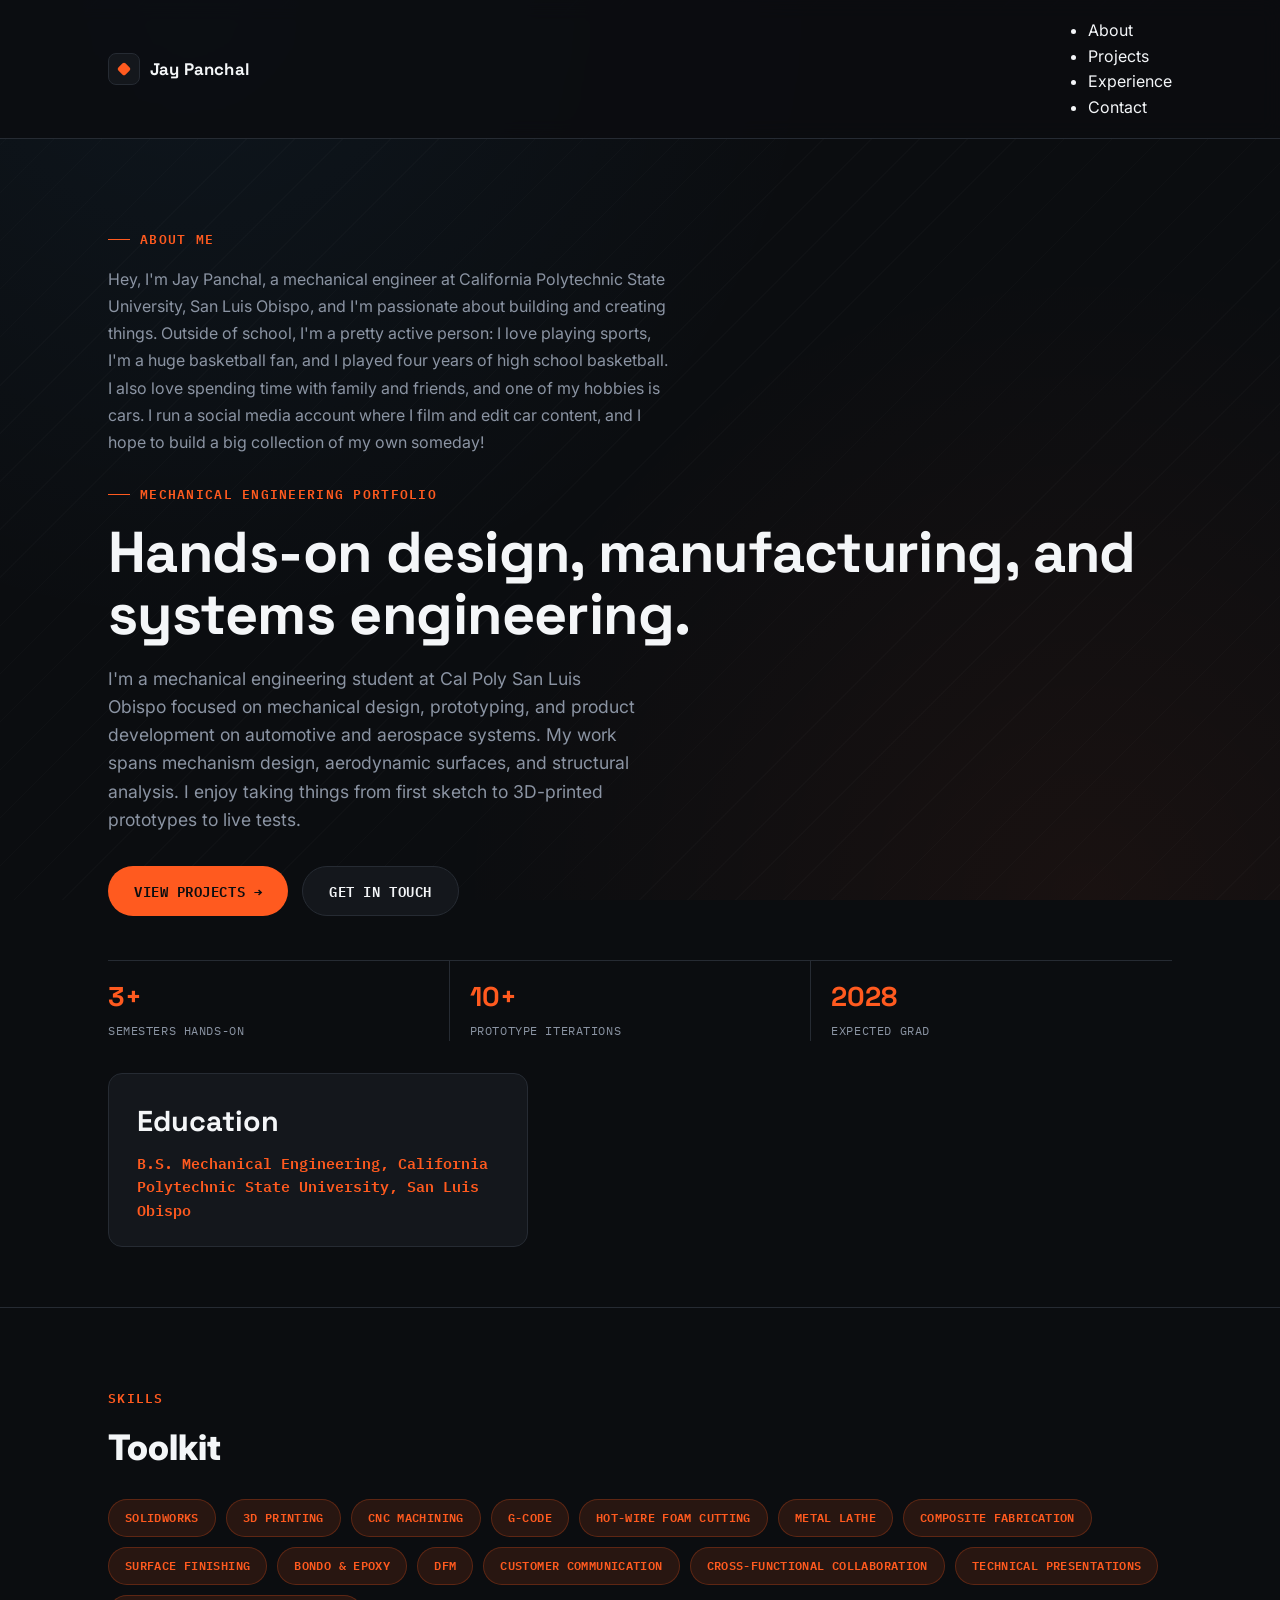
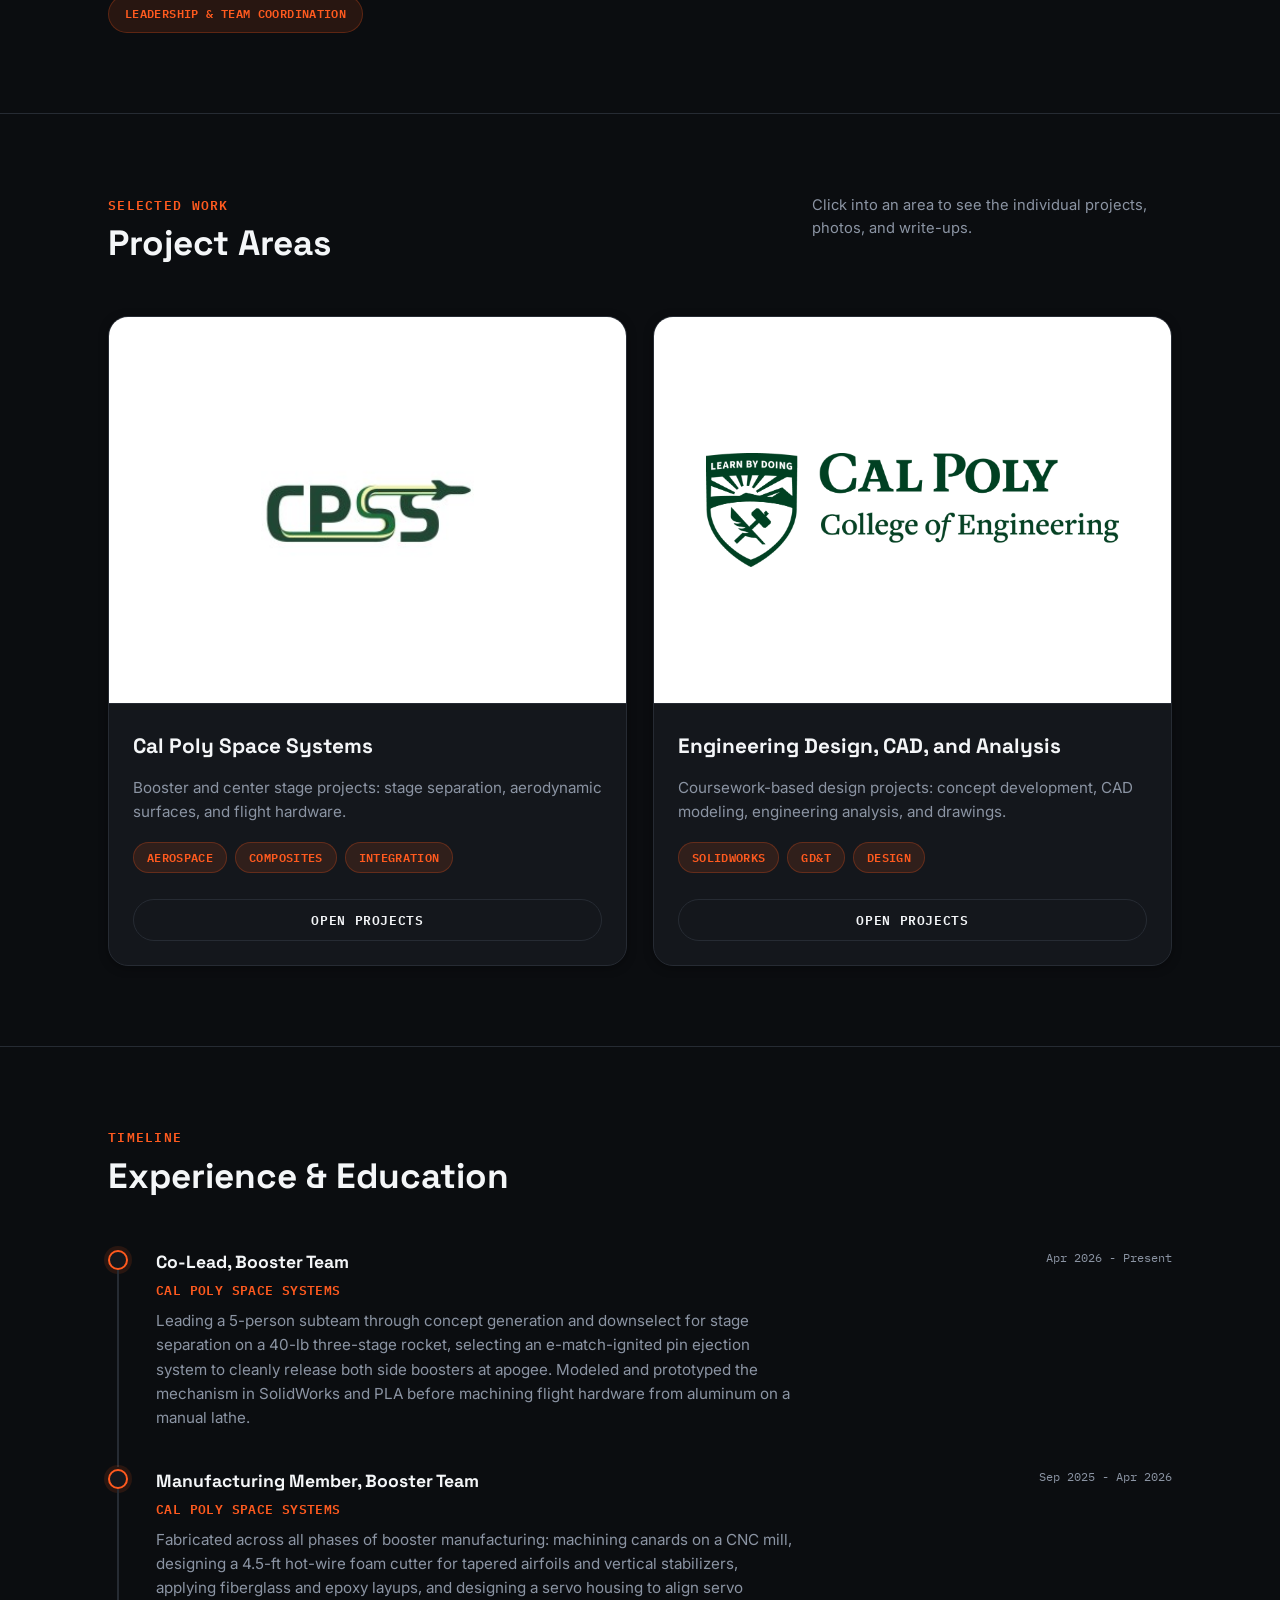
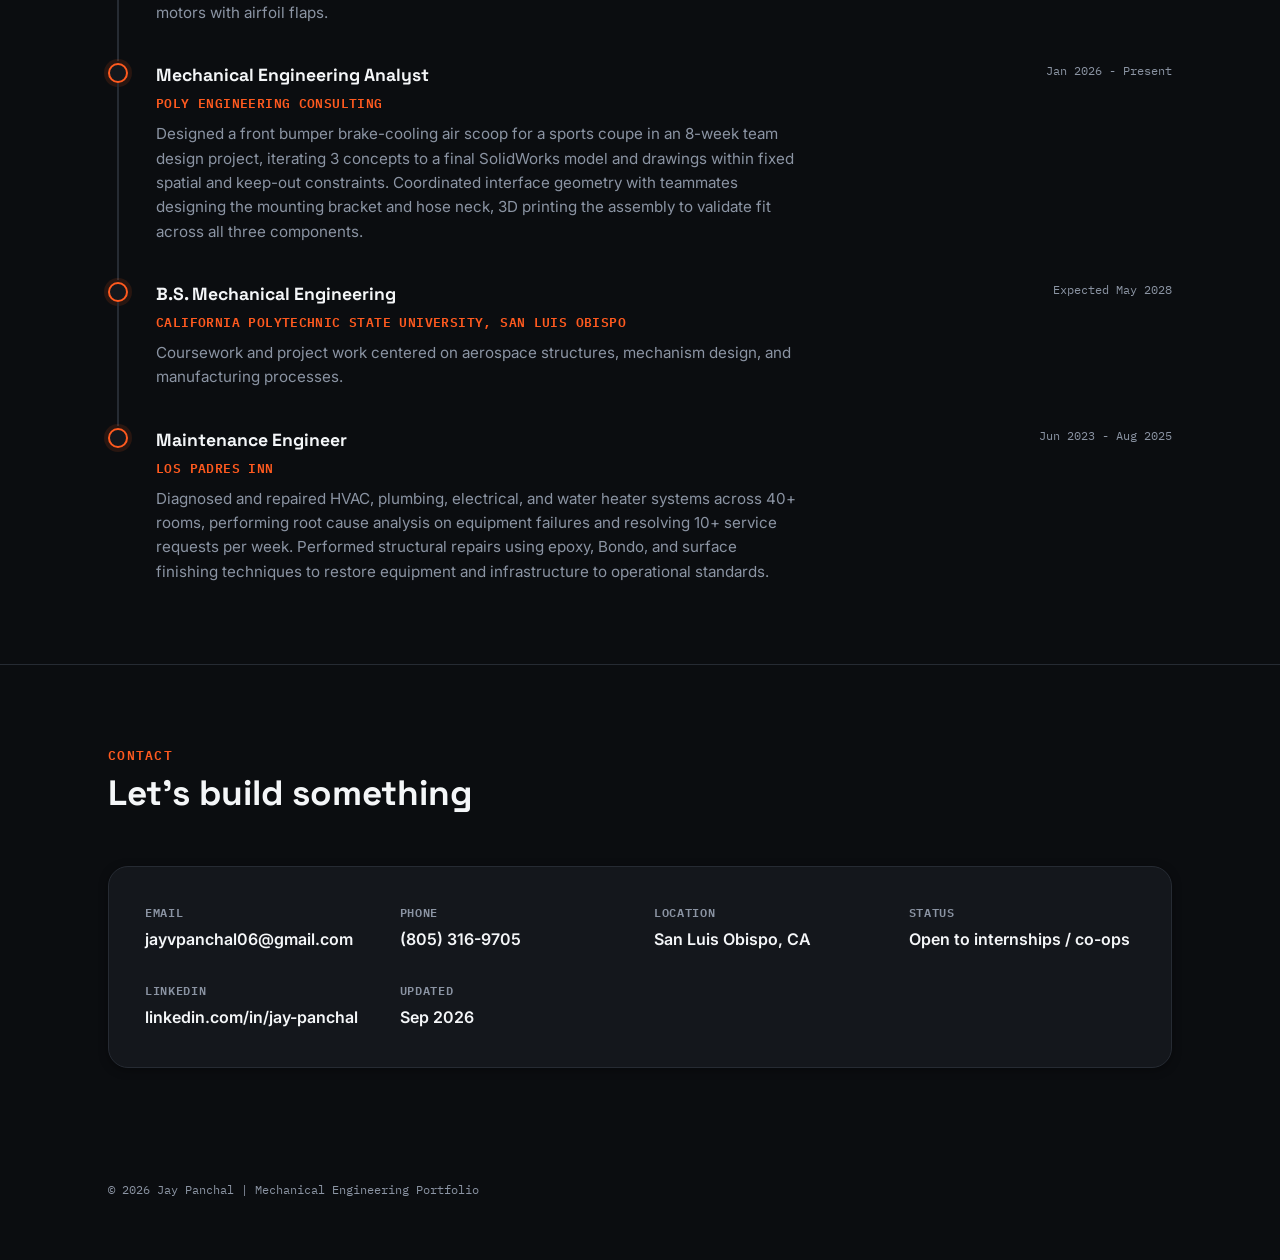
<file: index (9).html>
<!DOCTYPE html>
<html lang="en">
<head>
<meta charset="UTF-8">
<meta name="viewport" content="width=device-width, initial-scale=1.0">
<title>Jay Panchal | Mechanical Engineering Portfolio</title>
<link rel="preconnect" href="https://fonts.googleapis.com">
<link href="https://fonts.googleapis.com/css2?family=Inter:wght@400;500;600;700&family=Space+Grotesk:wght@500;600;700&family=IBM+Plex+Mono:wght@400;500;600&display=swap" rel="stylesheet">
<style>
:root{
  --bg: #0B0D10;
  --bg-grid: #14181F;
  --panel: #14171C;
  --panel-hover: #191D24;
  --text: #F4F6F8;
  --text-soft: #8B94A3;
  --border: #262B33;
  --accent: #FF5A1F;
  --accent-2: #3DA9FC;
  --accent-bg: rgba(255,90,31,0.12);
  --accent-glow: rgba(255,90,31,0.25);
  --radius-lg: 20px;
  --radius-md: 14px;
  --radius-sm: 10px;
  --shadow: 0 2px 10px rgba(0,0,0,0.35);
  --shadow-hover: 0 16px 36px -10px rgba(0,0,0,0.55), 0 0 0 1px var(--accent-glow);
  --font: 'Inter', -apple-system, BlinkMacSystemFont, sans-serif;
  --display: 'Space Grotesk', var(--font);
  --mono: 'IBM Plex Mono', monospace;
}

*{ box-sizing:border-box; margin:0; padding:0; }
html{ scroll-behavior:smooth; }
body{
  background:
    repeating-linear-gradient(135deg, rgba(255,255,255,0.015) 0px, rgba(255,255,255,0.015) 1px, transparent 1px, transparent 34px),
    radial-gradient(circle at 15% 0%, rgba(61,169,252,0.06), transparent 45%),
    radial-gradient(circle at 85% 100%, rgba(255,90,31,0.06), transparent 45%),
    var(--bg);
  background-attachment: fixed;
  color: var(--text);
  font-family: var(--font);
  line-height:1.6;
  -webkit-font-smoothing:antialiased;
}
@media (prefers-reduced-motion: reduce){
  *{ animation-duration:0.001ms !important; transition-duration:0.001ms !important; scroll-behavior:auto !important; }
}
a{ color:inherit; text-decoration:none; }
:focus-visible{ outline:2px solid var(--accent); outline-offset:3px; }
.wrap{ max-width:1120px; margin:0 auto; padding:0 28px; }

/* NAV */
header{ position:sticky; top:0; z-index:50; background:rgba(11,13,16,0.82); backdrop-filter:blur(10px); border-bottom:1px solid var(--border); }
.nav{ display:flex; align-items:center; justify-content:space-between; padding:18px 28px; max-width:1120px; margin:0 auto; }
.logo{ display:flex; align-items:center; gap:10px; font-family:var(--display); font-weight:700; font-size:1.05rem; letter-spacing:0.01em; }
.logo .mark{ width:32px; height:32px; border-radius:8px; background:var(--panel); border:1px solid var(--border); display:flex; align-items:center; justify-content:center; position:relative; }
.logo .mark::before{ content:""; width:10px; height:10px; border-radius:2px; background:var(--accent); transform:rotate(45deg); }
nav ul{ list-style:none; display:flex; gap:30px; }
nav ul li a{ font-family:var(--mono); font-size:0.78rem; font-weight:500; text-transform:uppercase; letter-spacing:0.07em; color:var(--text-soft); transition:color .15s; border-bottom:2px solid transparent; padding-bottom:3px; }
nav ul li a:hover{ color:var(--text); border-color:var(--accent); }
.nav-links{ display:flex; align-items:center; }
.menu-btn{ display:none; background:none; color:var(--text); border:1px solid var(--border); border-radius:8px; padding:6px 12px; font-family:var(--mono); font-size:0.78rem; }
@media (max-width:720px){
  .nav-links ul{ display:none; }
  .nav-links.open ul{ display:flex; flex-direction:column; gap:14px; position:absolute; top:64px; right:0; left:0; background:var(--panel); border-bottom:1px solid var(--border); padding:20px 28px; }
  .menu-btn{ display:block; }
}

/* BUTTONS */
.btn{ font-family:var(--mono); font-weight:600; font-size:0.85rem; text-transform:uppercase; letter-spacing:0.04em; padding:13px 26px; border-radius:999px; display:inline-flex; align-items:center; gap:8px; transition:transform .15s ease, box-shadow .15s ease; }
.btn-primary{ background:var(--accent); color:#0B0D10; }
.btn-primary:hover{ transform:translateY(-2px); box-shadow:0 12px 28px -8px var(--accent-glow); }
.btn-secondary{ border:1.5px solid var(--border); background:var(--panel); color:var(--text); }
.btn-secondary:hover{ transform:translateY(-2px); box-shadow:var(--shadow-hover); border-color:var(--accent); }

/* HERO */
.hero{ padding:90px 0 60px; }
.hero-grid{ display:block; }
.eyebrow{ font-family:var(--mono); font-size:0.8rem; font-weight:600; color:var(--accent); text-transform:uppercase; letter-spacing:0.1em; margin-bottom:16px; display:flex; align-items:center; gap:10px; }
.eyebrow::before{ content:""; width:22px; height:1px; background:var(--accent); }
h1{ font-family:var(--display); font-size:clamp(2.4rem,5vw,3.6rem); font-weight:700; line-height:1.08; letter-spacing:-0.01em; margin-bottom:20px; }
.hero p.lede{ color:var(--text-soft); font-size:1.1rem; max-width:48ch; margin-bottom:32px; }
.cta-row{ display:flex; gap:14px; flex-wrap:wrap; margin-bottom:44px; }
.stat-row{ display:flex; gap:0; border-top:1px solid var(--border); }
.stat{ flex:1; padding:14px 20px 0 0; border-left:1px solid var(--border); padding-left:20px; }
.stat:first-child{ border-left:none; padding-left:0; }
.stat .num{ font-family:var(--display); font-size:1.7rem; font-weight:700; color:var(--accent); }
.stat .label{ font-family:var(--mono); font-size:0.72rem; color:var(--text-soft); text-transform:uppercase; letter-spacing:0.05em; margin-top:4px; }
.hero-art{ display:flex; justify-content:center; }
.hero-art .blob{
  width:100%; max-width:380px; aspect-ratio:1; border-radius:24px; background:var(--panel); border:1px solid var(--border);
  display:flex; align-items:center; justify-content:center; box-shadow: var(--shadow), inset 0 0 60px rgba(255,90,31,0.04);
}
.hero-art svg{ width:65%; height:65%; }

/* SECTIONS */
section{ padding:80px 0; border-top:1px solid var(--border); }
.sec-head{ display:flex; align-items:baseline; justify-content:space-between; gap:20px; margin-bottom:44px; flex-wrap:wrap; }
.sec-head h2{ font-family:var(--display); font-size:clamp(1.7rem,3vw,2.2rem); font-weight:700; }
.sec-tag{ font-family:var(--mono); font-size:0.8rem; font-weight:600; color:var(--accent); text-transform:uppercase; letter-spacing:0.1em; }

/* ABOUT */
.about-grid{ display:grid; grid-template-columns:1fr 1fr; gap:56px; }
@media (max-width:860px){ .about-grid{ grid-template-columns:1fr; } }
.about-grid p{ color:var(--text-soft); margin-bottom:16px; max-width:56ch; }
.about-grid p strong{ color:var(--text); font-weight:700; }
.pill-list{ display:flex; flex-wrap:wrap; gap:10px; margin-top:8px; }
.pill{ background:var(--accent-bg); color:var(--accent); font-family:var(--mono); font-weight:600; font-size:0.78rem; text-transform:uppercase; letter-spacing:0.03em; padding:8px 16px; border-radius:999px; border:1px solid rgba(255,90,31,0.25); }

/* PROJECT AREA CARDS */
.area-grid{ display:grid; grid-template-columns:repeat(auto-fit, minmax(280px,1fr)); gap:26px; }
@media (max-width:900px){ .area-grid{ grid-template-columns:1fr; } }
.area-card{
  background:var(--panel); border:1px solid var(--border); border-radius:var(--radius-lg); box-shadow:var(--shadow); overflow:hidden;
  display:flex; flex-direction:column; transition:transform .2s ease, box-shadow .2s ease, border-color .2s ease;
}
.area-card:hover{ transform:translateY(-6px); box-shadow:var(--shadow-hover); border-color:rgba(255,90,31,0.4); }
.area-card .art{ aspect-ratio:4/3; background:var(--bg-grid); display:flex; align-items:center; justify-content:center; overflow:hidden; border-bottom:1px solid var(--border); position:relative; }
.area-card .art::before{
  content:""; position:absolute; inset:0;
  background-image: linear-gradient(rgba(255,255,255,0.04) 1px, transparent 1px), linear-gradient(90deg, rgba(255,255,255,0.04) 1px, transparent 1px);
  background-size: 20px 20px;
}
.area-card .art img{ width:100%; height:100%; object-fit:cover; position:relative; z-index:1; }
.area-card .art svg{ width:45%; height:45%; position:relative; z-index:1; }
.area-card .body{ padding:26px 24px; display:flex; flex-direction:column; gap:12px; flex:1; }
.area-card .body h3{ font-family:var(--display); font-size:1.3rem; font-weight:700; }
.area-card .body p{ color:var(--text-soft); font-size:0.95rem; }
.area-card .tags{ display:flex; flex-wrap:wrap; gap:8px; margin-top:auto; padding-top:6px; }
.area-card .tag{ background:var(--accent-bg); color:var(--accent); font-family:var(--mono); font-weight:600; font-size:0.72rem; text-transform:uppercase; letter-spacing:0.03em; padding:5px 13px; border-radius:999px; border:1px solid rgba(255,90,31,0.25); }
.area-open{
  font-family:var(--mono); font-weight:600; font-size:0.8rem; text-transform:uppercase; letter-spacing:0.05em;
  border:1.5px solid var(--border); border-radius:999px;
  margin:0 24px 24px; padding:10px 18px; text-align:center; transition:background .15s, color .15s, border-color .15s;
}
.area-card:hover .area-open{ background:var(--accent); color:#0B0D10; border-color:var(--accent); }

/* EXPERIENCE */
.timeline{ display:flex; flex-direction:column; gap:0; }
.tl-item{ display:grid; grid-template-columns:28px 1fr; gap:20px; padding-bottom:36px; position:relative; }
.tl-item:last-child{ padding-bottom:0; }
.tl-item::before{ content:""; position:absolute; left:9px; top:22px; bottom:0; width:2px; background:var(--border); }
.tl-item:last-child::before{ display:none; }
.tl-dot{ width:20px; height:20px; border-radius:50%; background:var(--panel); border:2px solid var(--accent); margin-top:2px; box-shadow:0 0 0 4px var(--accent-bg); }
.tl-head{ display:flex; justify-content:space-between; gap:12px; flex-wrap:wrap; margin-bottom:4px; }
.tl-head h3{ font-family:var(--display); font-size:1.1rem; font-weight:700; }
.tl-head .when{ font-family:var(--mono); font-size:0.78rem; color:var(--text-soft); white-space:nowrap; }
.tl-item .org{ font-family:var(--mono); font-size:0.82rem; color:var(--accent); font-weight:600; display:block; margin-bottom:8px; text-transform:uppercase; letter-spacing:0.03em; }
.tl-item p{ color:var(--text-soft); max-width:64ch; font-size:0.95rem; }

/* CONTACT */
.contact-card{ background:var(--panel); border:1px solid var(--border); border-radius:var(--radius-lg); box-shadow:var(--shadow); padding:36px; }
.contact-grid{ display:grid; grid-template-columns:repeat(4,1fr); gap:28px; }
@media (max-width:720px){ .contact-grid{ grid-template-columns:repeat(2,1fr); } }
.contact-cell .k{ font-family:var(--mono); font-size:0.72rem; font-weight:600; color:var(--text-soft); text-transform:uppercase; letter-spacing:0.06em; margin-bottom:6px; }
.contact-cell .v{ font-size:1rem; font-weight:600; }
.contact-cell .v a:hover{ color:var(--accent); }

footer{ padding:32px 0 60px; }
.foot-row{ display:flex; justify-content:space-between; font-family:var(--mono); font-size:0.78rem; color:var(--text-soft); flex-wrap:wrap; gap:8px; }

/* DETAIL PAGES */
.detail-hero{ padding:56px 0 30px; }
.back-link{ font-family:var(--mono); font-weight:600; font-size:0.82rem; text-transform:uppercase; letter-spacing:0.05em; color:var(--text-soft); display:inline-flex; align-items:center; gap:8px; margin-bottom:24px; }
.back-link:hover{ color:var(--accent); }
.detail-hero h1{ font-size:clamp(2.4rem,6vw,3.6rem); margin-bottom:18px; }
.detail-hero p.lede{ max-width:75ch; font-size:1.05rem; }

.subproject{ padding:52px 0; border-top:1px solid var(--border); }
.subproject-grid{ display:grid; grid-template-columns:1fr 2.3fr; gap:44px; align-items:start; }
@media (max-width:860px){ .subproject-grid{ grid-template-columns:1fr; gap:20px; } }
.subproject-label h2{ font-family:var(--display); font-size:1.4rem; font-weight:700; margin-bottom:14px; line-height:1.25; }
.subproject-label .tools{ display:flex; flex-direction:column; gap:8px; }
.subproject-label .tools span{ font-family:var(--mono); font-size:0.8rem; color:var(--text-soft); font-weight:500; padding-left:14px; position:relative; }
.subproject-label .tools span::before{ content:""; position:absolute; left:0; top:7px; width:6px; height:6px; background:var(--accent); border-radius:50%; }
.subproject-content p{ color:var(--text-soft); font-size:1rem; line-height:1.7; margin-bottom:26px; max-width:70ch; }
.media-pair{ display:grid; grid-template-columns:1fr 1fr; gap:18px; }
.media-pair.single{ grid-template-columns:1fr; max-width:560px; }
@media (max-width:600px){ .media-pair{ grid-template-columns:1fr; } }
.media-pair figure{
  border:1px solid var(--border); border-radius:var(--radius-md); overflow:hidden; aspect-ratio:4/3;
  background:var(--panel); box-shadow:var(--shadow); transition:transform .2s ease, box-shadow .2s ease, border-color .2s ease;
}
.media-pair figure:hover{ transform:translateY(-4px); box-shadow:var(--shadow-hover); border-color:rgba(255,90,31,0.4); }
.media-pair img, .media-pair video{ width:100%; height:100%; object-fit:cover; display:block; }
.placeholder-fig{ display:flex; align-items:center; justify-content:center; background:var(--bg-grid); color:var(--text-soft); font-family:var(--mono); font-size:0.8rem; font-weight:600; text-transform:uppercase; letter-spacing:0.05em; }

</style>
</head>
<body>

<header>
  <div class="nav">
    <a href="#top" class="logo"><span class="mark"></span> Jay Panchal</a>
    <div class="nav-links" id="navLinks">
      <ul>
        <li><a href="#about">About</a></li>
        <li><a href="#projects">Projects</a></li>
        <li><a href="#experience">Experience</a></li>
        <li><a href="#contact">Contact</a></li>
      </ul>
    </div>
    <button class="menu-btn" id="menuBtn" aria-label="Toggle menu" aria-expanded="false">MENU</button>
  </div>
</header>

<main id="top">

  <!-- HERO -->
  <section class="hero" style="border-top:none;">
    <div class="wrap hero-grid">
      <div>
        <div class="eyebrow">About Me</div>
        <p style="color:var(--text-soft); font-size:1rem; max-width:56ch; line-height:1.7; margin-bottom:28px;">Hey, I'm Jay Panchal, a mechanical engineer at California Polytechnic State University, San Luis Obispo, and I'm passionate about building and creating things. Outside of school, I'm a pretty active person: I love playing sports, I'm a huge basketball fan, and I played four years of high school basketball. I also love spending time with family and friends, and one of my hobbies is cars. I run a social media account where I film and edit car content, and I hope to build a big collection of my own someday!</p>
        <div class="eyebrow">Mechanical Engineering Portfolio</div>
        <h1>Hands-on design, manufacturing, and systems engineering.</h1>
        <p class="lede">I'm a mechanical engineering student at Cal Poly San Luis Obispo focused on mechanical design, prototyping, and product development on automotive and aerospace systems. My work spans mechanism design, aerodynamic surfaces, and structural analysis. I enjoy taking things from first sketch to 3D-printed prototypes to live tests.</p>
        <div class="cta-row">
          <a href="#projects" class="btn btn-primary">View Projects →</a>
          <a href="#contact" class="btn btn-secondary">Get in Touch</a>
        </div>
        <div class="stat-row">
          <div class="stat"><div class="num">3+</div><div class="label">Semesters Hands-On</div></div>
          <div class="stat"><div class="num">10+</div><div class="label">Prototype Iterations</div></div>
          <div class="stat"><div class="num">2028</div><div class="label">Expected Grad</div></div>
        </div>
        <div style="background:var(--panel); border:1px solid var(--border); border-radius:var(--radius-md); padding:24px 28px; max-width:420px; margin-top:32px;">
          <div style="font-family:var(--display); font-weight:800; font-size:clamp(1.4rem,2.5vw,1.8rem); margin-bottom:8px;">Education</div>
          <div style="color:var(--accent); font-family:var(--mono); font-size:0.92rem; font-weight:600; line-height:1.6;">B.S. Mechanical Engineering, California Polytechnic State University, San Luis Obispo</div>
        </div>
      </div>
    </div>
  </section>

  <!-- ABOUT -->
  <section id="about">
    <div class="wrap">
      <div class="sec-tag">Skills</div>
        <h2 style="margin:10px 0 24px; font-size:clamp(1.7rem,3vw,2.2rem); font-weight:800;">Toolkit</h2>
        <div class="pill-list">
          <span class="pill">SolidWorks</span>
          <span class="pill">3D Printing</span>
          <span class="pill">CNC Machining</span>
          <span class="pill">G-Code</span>
          <span class="pill">Hot-Wire Foam Cutting</span>
          <span class="pill">Metal Lathe</span>
          <span class="pill">Composite Fabrication</span>
          <span class="pill">Surface Finishing</span>
          <span class="pill">Bondo & Epoxy</span>
          <span class="pill">DFM</span>
          <span class="pill">Customer Communication</span>
          <span class="pill">Cross-Functional Collaboration</span>
          <span class="pill">Technical Presentations</span>
          <span class="pill">Leadership & Team Coordination</span>
        </div>
    </div>
  </section>

  <!-- PROJECTS -->
  <section id="projects">
    <div class="wrap">
      <div class="sec-head">
        <div>
          <div class="sec-tag">Selected Work</div>
          <h2>Project Areas</h2>
        </div>
        <p style="color:var(--text-soft); max-width:40ch; font-size:0.92rem;">Click into an area to see the individual projects, photos, and write-ups.</p>
      </div>

      <div class="area-grid">

        <a class="area-card" href="cpss.html">
          <div class="art" style="background:#fff;">
            <img src="[data-uri]" alt="Cal Poly Space Systems logo" style="width:55%; height:55%; object-fit:contain; position:relative; z-index:1;">
          </div>
          <div class="body">
            <h3>Cal Poly Space Systems</h3>
            <p>Booster and center stage projects: stage separation, aerodynamic surfaces, and flight hardware.</p>
            <div class="tags"><span class="tag">Aerospace</span><span class="tag">Composites</span><span class="tag">Integration</span></div>
          </div>
          <div class="area-open">Open Projects</div>
        </a>

        <a class="area-card" href="coursework.html">
          <div class="art" style="background:#fff;">
            <img src="[data-uri]" alt="Cal Poly College of Engineering logo" style="width:80%; height:auto; object-fit:contain; position:relative; z-index:1;">
          </div>
          <div class="body">
            <h3>Engineering Design, CAD, and Analysis</h3>
            <p>Coursework-based design projects: concept development, CAD modeling, engineering analysis, and drawings.</p>
            <div class="tags"><span class="tag">SolidWorks</span><span class="tag">GD&T</span><span class="tag">Design</span></div>
          </div>
          <div class="area-open">Open Projects</div>
        </a>

      </div>
    </div>
  </section>

  <!-- EXPERIENCE -->
  <section id="experience">
    <div class="wrap">
      <div class="sec-head">
        <div>
          <div class="sec-tag">Timeline</div>
          <h2>Experience & Education</h2>
        </div>
      </div>
      <div class="timeline">
        <div class="tl-item">
          <div class="tl-dot"></div>
          <div>
            <div class="tl-head"><h3>Co-Lead, Booster Team</h3><span class="when">Apr 2026 - Present</span></div>
            <span class="org">Cal Poly Space Systems</span>
            <p>Leading a 5-person subteam through concept generation and downselect for stage separation on a 40-lb three-stage rocket, selecting an e-match-ignited pin ejection system to cleanly release both side boosters at apogee. Modeled and prototyped the mechanism in SolidWorks and PLA before machining flight hardware from aluminum on a manual lathe.</p>
          </div>
        </div>
        <div class="tl-item">
          <div class="tl-dot"></div>
          <div>
            <div class="tl-head"><h3>Manufacturing Member, Booster Team</h3><span class="when">Sep 2025 - Apr 2026</span></div>
            <span class="org">Cal Poly Space Systems</span>
            <p>Fabricated across all phases of booster manufacturing: machining canards on a CNC mill, designing a 4.5-ft hot-wire foam cutter for tapered airfoils and vertical stabilizers, applying fiberglass and epoxy layups, and designing a servo housing to align servo motors with airfoil flaps.</p>
          </div>
        </div>
        <div class="tl-item">
          <div class="tl-dot"></div>
          <div>
            <div class="tl-head"><h3>Mechanical Engineering Analyst</h3><span class="when">Jan 2026 - Present</span></div>
            <span class="org">Poly Engineering Consulting</span>
            <p>Designed a front bumper brake-cooling air scoop for a sports coupe in an 8-week team design project, iterating 3 concepts to a final SolidWorks model and drawings within fixed spatial and keep-out constraints. Coordinated interface geometry with teammates designing the mounting bracket and hose neck, 3D printing the assembly to validate fit across all three components.</p>
          </div>
        </div>
        <div class="tl-item">
          <div class="tl-dot"></div>
          <div>
            <div class="tl-head"><h3>B.S. Mechanical Engineering</h3><span class="when">Expected May 2028</span></div>
            <span class="org">California Polytechnic State University, San Luis Obispo</span>
            <p>Coursework and project work centered on aerospace structures, mechanism design, and manufacturing processes.</p>
          </div>
        </div>
        <div class="tl-item">
          <div class="tl-dot"></div>
          <div>
            <div class="tl-head"><h3>Maintenance Engineer</h3><span class="when">Jun 2023 - Aug 2025</span></div>
            <span class="org">Los Padres Inn</span>
            <p>Diagnosed and repaired HVAC, plumbing, electrical, and water heater systems across 40+ rooms, performing root cause analysis on equipment failures and resolving 10+ service requests per week. Performed structural repairs using epoxy, Bondo, and surface finishing techniques to restore equipment and infrastructure to operational standards.</p>
          </div>
        </div>
      </div>
    </div>
  </section>

  <!-- CONTACT -->
  <section id="contact">
    <div class="wrap">
      <div class="sec-head">
        <div>
          <div class="sec-tag">Contact</div>
          <h2>Let's build something</h2>
        </div>
      </div>
      <div class="contact-card">
        <div class="contact-grid">
          <div class="contact-cell"><div class="k">Email</div><div class="v"><a href="mailto:jayvpanchal06@gmail.com">jayvpanchal06@gmail.com</a></div></div>
          <div class="contact-cell"><div class="k">Phone</div><div class="v"><a href="tel:+18053169705">(805) 316-9705</a></div></div>
          <div class="contact-cell"><div class="k">Location</div><div class="v">San Luis Obispo, CA</div></div>
          <div class="contact-cell"><div class="k">Status</div><div class="v">Open to internships / co-ops</div></div>
          <div class="contact-cell"><div class="k">LinkedIn</div><div class="v"><a href="https://www.linkedin.com/in/jay-panchal-270b5b32a/" target="_blank" rel="noopener">linkedin.com/in/jay-panchal</a></div></div>
          <div class="contact-cell"><div class="k">Updated</div><div class="v">Sep 2026</div></div>
        </div>
      </div>
    </div>
  </section>

</main>

<footer>
  <div class="wrap foot-row">
    <span>© 2026 Jay Panchal | Mechanical Engineering Portfolio</span>
  </div>
</footer>

<script>
  const menuBtn = document.getElementById('menuBtn');
  const navLinks = document.getElementById('navLinks');
  menuBtn.addEventListener('click', () => {
    const open = navLinks.classList.toggle('open');
    menuBtn.setAttribute('aria-expanded', open);
  });
  navLinks.querySelectorAll('a').forEach(a => a.addEventListener('click', () => {
    navLinks.classList.remove('open');
    menuBtn.setAttribute('aria-expanded', false);
  }));
</script>

</body>
</html>
</file>
<file: styles.css>
/* ------------------------------------------------------------------
   Jay Panchal — Mechanical Engineering Portfolio
   Shared stylesheet. Drafting-sheet aesthetic: warm paper, ink type,
   hairline rules, one blue accent. No dark panels, no glow.
   ------------------------------------------------------------------ */

:root{
  --paper:      #F4F2ED;
  --surface:    #FFFFFF;
  --ink:        #17191D;
  --ink-2:      #454951;
  --muted:      #767A82;
  --rule:       #D8D4CA;
  --rule-soft:  #E7E4DC;
  --accent:     #1F3F8F;
  --accent-ink: #162F6B;

  --display: 'Barlow Condensed', 'Arial Narrow', 'Helvetica Neue', Arial, sans-serif;
  --body:    'IBM Plex Sans', -apple-system, BlinkMacSystemFont, 'Segoe UI', Helvetica, Arial, sans-serif;
  --mono:    'IBM Plex Mono', 'SFMono-Regular', Menlo, Consolas, monospace;

  --wrap: 1180px;
  --gutter: 32px;
}

*{ box-sizing:border-box; margin:0; padding:0; }
html{ scroll-behavior:smooth; -webkit-text-size-adjust:100%; }
body{
  background:var(--paper);
  color:var(--ink);
  font-family:var(--body);
  font-size:16px;
  line-height:1.6;
  -webkit-font-smoothing:antialiased;
}
img{ display:block; max-width:100%; height:auto; }
a{ color:inherit; text-decoration:none; }
ul{ list-style:none; }
::selection{ background:var(--accent); color:#fff; }

.wrap{ max-width:var(--wrap); margin:0 auto; padding:0 var(--gutter); }

/* Small mono label used for eyebrows, captions, metadata */
.mono{
  font-family:var(--mono);
  font-size:0.74rem;
  letter-spacing:0.08em;
  text-transform:uppercase;
  color:var(--muted);
}

/* Text links: hairline underline, ink on hover */
.link{
  color:var(--accent);
  text-decoration:underline;
  text-decoration-thickness:1px;
  text-underline-offset:0.2em;
  text-decoration-color:rgba(31,63,143,0.4);
  transition:color .15s, text-decoration-color .15s;
}
.link:hover{ color:var(--accent-ink); text-decoration-color:currentColor; }

/* ---------- Header ---------- */
.site-header{
  position:sticky; top:0; z-index:50;
  background:rgba(244,242,237,0.94);
  backdrop-filter:blur(6px);
  border-bottom:1px solid var(--ink);
}
.site-header .wrap{
  display:flex; align-items:center; justify-content:space-between;
  height:64px;
}
.brand{ display:flex; align-items:baseline; gap:14px; }
.brand-name{
  font-family:var(--display);
  font-weight:700;
  font-size:1.25rem;
  letter-spacing:0.04em;
  text-transform:uppercase;
}
.brand-role{ display:none; }
@media (min-width:720px){ .brand-role{ display:inline; } }

.site-nav ul{ display:flex; gap:32px; }
.site-nav a{
  font-family:var(--mono);
  font-size:0.76rem;
  letter-spacing:0.12em;
  text-transform:uppercase;
  color:var(--ink-2);
  padding:6px 0;
  border-bottom:1px solid transparent;
  transition:color .15s, border-color .15s;
}
.site-nav a:hover, .site-nav a[aria-current="page"]{ color:var(--ink); border-bottom-color:var(--ink); }

.menu-btn{
  display:none;
  background:none; border:1px solid var(--ink); border-radius:0;
  font-family:var(--mono); font-size:0.72rem; letter-spacing:0.12em; text-transform:uppercase;
  padding:8px 12px; color:var(--ink); cursor:pointer;
}
@media (max-width:760px){
  .menu-btn{ display:inline-block; }
  .site-nav{
    display:none;
    position:absolute; left:0; right:0; top:64px;
    background:var(--paper);
    border-bottom:1px solid var(--ink);
  }
  .site-nav.open{ display:block; }
  .site-nav ul{ flex-direction:column; gap:0; padding:8px var(--gutter) 16px; }
  .site-nav a{ display:block; padding:12px 0; border-bottom:1px solid var(--rule-soft); font-size:0.86rem; }
}

/* ---------- Hero (index) ---------- */
.hero{ padding:72px 0 56px; }
.hero-grid{
  display:grid;
  grid-template-columns:minmax(0,7fr) minmax(0,5fr);
  gap:64px;
  align-items:end;
}
.hero h1{
  font-family:var(--display);
  font-weight:700;
  font-size:clamp(4rem, 9.5vw, 8.4rem);
  line-height:0.88;
  letter-spacing:-0.01em;
  text-transform:uppercase;
  margin:18px 0 28px;
}
.hero .lede{
  font-size:1.125rem;
  line-height:1.65;
  color:var(--ink-2);
  max-width:54ch;
}
.hero .lede strong{ color:var(--ink); font-weight:500; }
.hero-links{
  display:flex; flex-wrap:wrap; gap:8px 28px;
  margin-top:32px;
  font-family:var(--mono);
  font-size:0.8rem;
  letter-spacing:0.06em;
}
.hero-links a{
  color:var(--ink);
  border-bottom:1px solid var(--ink);
  padding-bottom:2px;
  transition:color .15s, border-color .15s;
}
.hero-links a:hover{ color:var(--accent); border-bottom-color:var(--accent); }

figure.plate{ margin:0; }
figure.plate .frame{
  border:1px solid var(--ink);
  background:var(--surface);
  padding:6px;
}
figure.plate img{ width:100%; aspect-ratio:3/4; object-fit:cover; }
figure.plate figcaption{
  margin-top:10px;
  font-family:var(--mono);
  font-size:0.72rem;
  letter-spacing:0.06em;
  color:var(--muted);
  display:flex; justify-content:space-between; gap:16px;
}
figure.plate figcaption b{ font-weight:500; color:var(--ink); }
figure.plate figcaption span:last-child{ white-space:nowrap; }

/* ---------- Title block strip (drawing sheet motif) ---------- */
.titleblock{
  display:grid;
  grid-template-columns:repeat(4, 1fr);
  border:1px solid var(--ink);
  background:var(--surface);
}
.titleblock > div{
  padding:14px 18px;
  border-right:1px solid var(--ink);
  min-width:0;
}
.titleblock > div:last-child{ border-right:none; }
.titleblock .k{
  font-family:var(--mono); font-size:0.66rem; letter-spacing:0.12em; text-transform:uppercase;
  color:var(--muted); margin-bottom:4px;
}
.titleblock .v{ font-size:0.94rem; line-height:1.4; color:var(--ink); }
.titleblock .v a{ text-decoration:underline; text-underline-offset:0.2em; text-decoration-color:var(--rule); }
.titleblock .v a:hover{ color:var(--accent); text-decoration-color:currentColor; }

/* ---------- Sections ---------- */
section{ padding:72px 0; }
.sec-head{
  border-top:1px solid var(--ink);
  padding-top:14px;
  margin-bottom:36px;
  display:grid;
  grid-template-columns:1fr auto;
  align-items:end;
  gap:24px;
}
.sec-head .mono{ display:block; margin-bottom:10px; }
.sec-head h2{
  font-family:var(--display);
  font-weight:700;
  font-size:clamp(2.2rem, 4vw, 3.2rem);
  line-height:0.95;
  text-transform:uppercase;
  letter-spacing:0;
}
.sec-head .note{ font-size:0.92rem; color:var(--muted); max-width:36ch; text-align:right; }
@media (max-width:640px){
  .sec-head{ grid-template-columns:1fr; }
  .sec-head .note{ text-align:left; }
}

/* ---------- Work index ---------- */
.group{ margin-bottom:48px; }
.group:last-child{ margin-bottom:0; }
.group-head{
  display:flex; justify-content:space-between; align-items:baseline; gap:16px;
  padding-bottom:12px;
  border-bottom:1px solid var(--ink);
}
.group-head h3{
  font-family:var(--display); font-weight:600; font-size:1.5rem; text-transform:uppercase; letter-spacing:0.01em;
}
.group-head h3 span{ color:var(--muted); font-weight:500; }
.group-head .link{ font-family:var(--mono); font-size:0.76rem; letter-spacing:0.08em; text-transform:uppercase; white-space:nowrap; }

.row{
  display:grid;
  grid-template-columns:48px 112px minmax(0,1fr) 220px 32px;
  gap:24px;
  align-items:center;
  padding:18px 0;
  border-bottom:1px solid var(--rule);
  color:inherit;
  transition:background .15s;
}
.row:hover{ background:var(--surface); box-shadow:0 0 0 12px var(--surface); }
.row .n{ font-family:var(--mono); font-size:0.78rem; color:var(--muted); }
.row .thumb{
  width:112px; height:76px; object-fit:cover;
  border:1px solid var(--rule);
  background:var(--surface);
}
.row .t{ font-weight:600; font-size:1.05rem; line-height:1.3; }
.row .d{ display:block; color:var(--ink-2); font-size:0.92rem; margin-top:3px; }
.row .tools{ font-family:var(--mono); font-size:0.72rem; letter-spacing:0.04em; color:var(--muted); line-height:1.6; }
.row .arrow{ font-family:var(--mono); color:var(--muted); text-align:right; transition:transform .15s, color .15s; }
.row:hover .arrow{ transform:translateX(4px); color:var(--accent); }
@media (max-width:820px){
  .group-head{ flex-direction:column; align-items:flex-start; gap:6px; }
  .group-head h3 span{ display:block; font-size:1rem; }
  .row{ grid-template-columns:36px 88px minmax(0,1fr); gap:14px; }
  .row .thumb{ width:88px; height:60px; }
  .row .tools, .row .arrow{ display:none; }
}

/* ---------- Experience ---------- */
.xp{
  display:grid;
  grid-template-columns:180px minmax(0,1fr);
  gap:24px 40px;
  padding:26px 0;
  border-bottom:1px solid var(--rule);
}
.xp:first-of-type{ padding-top:0; }
.xp .when{ font-family:var(--mono); font-size:0.78rem; letter-spacing:0.04em; color:var(--muted); padding-top:4px; }
.xp h3{ font-weight:600; font-size:1.1rem; line-height:1.3; }
.xp .org{ color:var(--accent); font-size:0.92rem; margin:2px 0 10px; }
.xp p{ color:var(--ink-2); max-width:68ch; font-size:0.97rem; }
@media (max-width:640px){ .xp{ grid-template-columns:1fr; gap:6px; } }

/* ---------- Skills ---------- */
.skills{
  display:grid;
  grid-template-columns:repeat(4, 1fr);
  gap:32px;
}
.skills h3{
  font-family:var(--mono); font-size:0.7rem; letter-spacing:0.12em; text-transform:uppercase; color:var(--muted);
  padding-bottom:10px; margin-bottom:12px; border-bottom:1px solid var(--rule);
}
.skills li{ font-size:0.95rem; padding:4px 0; color:var(--ink-2); }
.skills li strong{ color:var(--ink); font-weight:500; }
@media (max-width:900px){ .skills{ grid-template-columns:repeat(2,1fr); } }
@media (max-width:480px){ .skills{ grid-template-columns:1fr; } }

/* ---------- About / two-col prose ---------- */
.prose-grid{ display:grid; grid-template-columns:minmax(0,5fr) minmax(0,7fr); gap:48px; }
.prose p{ color:var(--ink-2); font-size:1.02rem; margin-bottom:1em; max-width:64ch; }
.prose p:last-child{ margin-bottom:0; }
@media (max-width:820px){ .prose-grid{ grid-template-columns:1fr; gap:24px; } }

/* ---------- Contact ---------- */
.contact-grid{ display:grid; grid-template-columns:minmax(0,5fr) minmax(0,7fr); gap:48px; align-items:start; }
.contact-grid .big{
  font-size:1.35rem; line-height:1.45; font-weight:500; margin-bottom:14px; max-width:26ch;
}
.contact-grid p{ color:var(--ink-2); max-width:44ch; }
.dl{ border-top:1px solid var(--ink); }
.dl > div{
  display:grid; grid-template-columns:140px 1fr; gap:16px;
  padding:14px 0; border-bottom:1px solid var(--rule);
}
.dl dt{ font-family:var(--mono); font-size:0.72rem; letter-spacing:0.12em; text-transform:uppercase; color:var(--muted); padding-top:4px; }
.dl dd{ font-size:1.02rem; }
.dl dd a{ border-bottom:1px solid var(--rule); transition:border-color .15s, color .15s; }
.dl dd a:hover{ color:var(--accent); border-bottom-color:var(--accent); }
@media (max-width:820px){ .contact-grid{ grid-template-columns:1fr; gap:28px; } }

/* ---------- Footer title block ---------- */
.site-footer{ padding:0 0 40px; }
.site-footer .tb{
  display:grid; grid-template-columns:2fr 3fr 1fr 1fr;
  border:1px solid var(--ink); background:var(--surface);
}
.site-footer .tb > div{ padding:12px 16px; border-right:1px solid var(--ink); min-width:0; }
.site-footer .tb > div:last-child{ border-right:none; }
.site-footer .k{ font-family:var(--mono); font-size:0.62rem; letter-spacing:0.14em; text-transform:uppercase; color:var(--muted); margin-bottom:2px; }
.site-footer .v{ font-family:var(--display); font-weight:600; font-size:1.05rem; text-transform:uppercase; letter-spacing:0.02em; white-space:nowrap; overflow:hidden; text-overflow:ellipsis; }
@media (max-width:720px){
  .site-footer .v{ white-space:normal; font-size:0.98rem; line-height:1.25; }
  .site-footer .tb{ grid-template-columns:1fr 1fr; }
  .site-footer .tb > div:nth-child(2){ border-right:none; }
  .site-footer .tb > div:nth-child(-n+2){ border-bottom:1px solid var(--ink); }
}

/* ---------- Detail pages ---------- */
.page-hero{ padding:56px 0 48px; }
.back{ font-family:var(--mono); font-size:0.76rem; letter-spacing:0.1em; text-transform:uppercase; color:var(--muted); }
.back:hover{ color:var(--accent); }
.page-hero h1{
  font-family:var(--display); font-weight:700; text-transform:uppercase;
  font-size:clamp(3rem, 7vw, 5.6rem); line-height:0.9; letter-spacing:-0.005em;
  margin:14px 0 22px;
}
.page-grid{ display:grid; grid-template-columns:minmax(0,7fr) minmax(0,5fr); gap:56px; align-items:start; }
.page-hero .lede{ font-size:1.1rem; color:var(--ink-2); max-width:56ch; }
.meta{ border-top:1px solid var(--ink); margin-top:8px; }
.meta > div{ display:grid; grid-template-columns:110px 1fr; gap:14px; padding:11px 0; border-bottom:1px solid var(--rule); }
.meta dt{ font-family:var(--mono); font-size:0.7rem; letter-spacing:0.12em; text-transform:uppercase; color:var(--muted); padding-top:3px; }
.meta dd{ font-size:0.95rem; }
.logo-plate{
  display:inline-flex; align-items:center; justify-content:center;
  background:var(--surface); border:1px solid var(--rule);
  padding:10px 14px; margin-bottom:22px;
}
.logo-plate img{ height:44px; width:auto; }

.contents{ padding:0 0 8px; }
.contents ol{ list-style:none; display:grid; grid-template-columns:repeat(auto-fill, minmax(220px,1fr)); border-top:1px solid var(--ink); border-left:1px solid var(--rule); }
.contents li a{
  display:block; padding:14px 16px; border-right:1px solid var(--rule); border-bottom:1px solid var(--rule);
  font-size:0.95rem; font-weight:500; transition:background .15s, color .15s;
}
.contents li a span{ display:block; font-family:var(--mono); font-size:0.68rem; letter-spacing:0.12em; color:var(--muted); margin-bottom:4px; }
.contents li a:hover{ background:var(--surface); color:var(--accent); }

.project{ padding:56px 0; border-top:1px solid var(--rule); }
.project:first-of-type{ border-top:1px solid var(--ink); }
.project-grid{ display:grid; grid-template-columns:280px minmax(0,1fr); gap:48px; align-items:start; }
.project-label{ position:sticky; top:88px; }
.project-label .fig{ font-family:var(--mono); font-size:0.72rem; letter-spacing:0.12em; color:var(--muted); margin-bottom:10px; }
.project-label h2{
  font-family:var(--display); font-weight:700; text-transform:uppercase;
  font-size:2.1rem; line-height:0.95; margin-bottom:16px;
}
.project-label .tools{ font-family:var(--mono); font-size:0.74rem; letter-spacing:0.04em; color:var(--ink-2); line-height:1.9; }
.project-label .tools li::before{ content:"— "; color:var(--muted); }
.project-body p{ color:var(--ink-2); font-size:1.02rem; max-width:64ch; margin-bottom:28px; }

.figs{ display:grid; grid-template-columns:repeat(2, minmax(0,1fr)); gap:24px; }
.figs.three{ grid-template-columns:repeat(3, minmax(0,1fr)); }
.figs.four{ grid-template-columns:repeat(4, minmax(0,1fr)); }
.figs figure{ margin:0; }
.figs .frame{ border:1px solid var(--rule); background:var(--surface); padding:5px; }
.figs img{ width:100%; aspect-ratio:4/3; object-fit:cover; }
.figs.portrait img{ aspect-ratio:3/4; }
.figs figure.wide{ grid-column:1 / -1; }
.figs figure.wide img{ aspect-ratio:16/9; }
.figs figure.contain img{ object-fit:contain; background:#fff; padding:12px; }
.figs figcaption{ margin-top:8px; font-family:var(--mono); font-size:0.7rem; letter-spacing:0.05em; color:var(--muted); line-height:1.5; }
.figs figcaption b{ font-weight:500; color:var(--ink); margin-right:6px; }
@media (max-width:900px){
  .project-grid{ grid-template-columns:1fr; gap:24px; }
  .project-label{ position:static; }
  .figs.four{ grid-template-columns:repeat(2, minmax(0,1fr)); }
}
@media (max-width:560px){
  .figs, .figs.three, .figs.four{ grid-template-columns:1fr; }
}

.pager{ border-top:1px solid var(--ink); padding:32px 0 72px; display:flex; justify-content:space-between; gap:24px; }
.pager a{ font-family:var(--mono); font-size:0.78rem; letter-spacing:0.08em; text-transform:uppercase; color:var(--ink-2); }
.pager a:hover{ color:var(--accent); }
.pager a span{ display:block; font-family:var(--display); font-weight:600; font-size:1.3rem; text-transform:uppercase; letter-spacing:0.01em; margin-top:4px; color:var(--ink); }
.pager a.next{ text-align:right; }
@media (max-width:560px){
  .pager{ flex-direction:column; gap:20px; padding-bottom:56px; }
  .pager a.next{ text-align:left; }
}

/* ---------- Responsive: hero & title block ---------- */
@media (max-width:900px){
  .hero{ padding:48px 0 40px; }
  .hero-grid{ grid-template-columns:1fr; gap:40px; }
  figure.plate{ max-width:420px; }
  .titleblock{ grid-template-columns:1fr 1fr; }
  .titleblock > div:nth-child(2){ border-right:none; }
  .titleblock > div:nth-child(-n+2){ border-bottom:1px solid var(--ink); }
  .page-grid{ grid-template-columns:1fr; gap:28px; }
  section{ padding:56px 0; }
}
@media (max-width:520px){
  :root{ --gutter:20px; }
  .titleblock{ grid-template-columns:1fr; }
  .titleblock > div{ border-right:none; border-bottom:1px solid var(--ink); }
  .titleblock > div:last-child{ border-bottom:none; }
}

@media (prefers-reduced-motion: reduce){
  html{ scroll-behavior:auto; }
  *{ transition:none !important; }
}

@media print{
  .site-header, .menu-btn, .pager{ display:none; }
  body{ background:#fff; }
  section{ padding:28px 0; }
}
</file>
